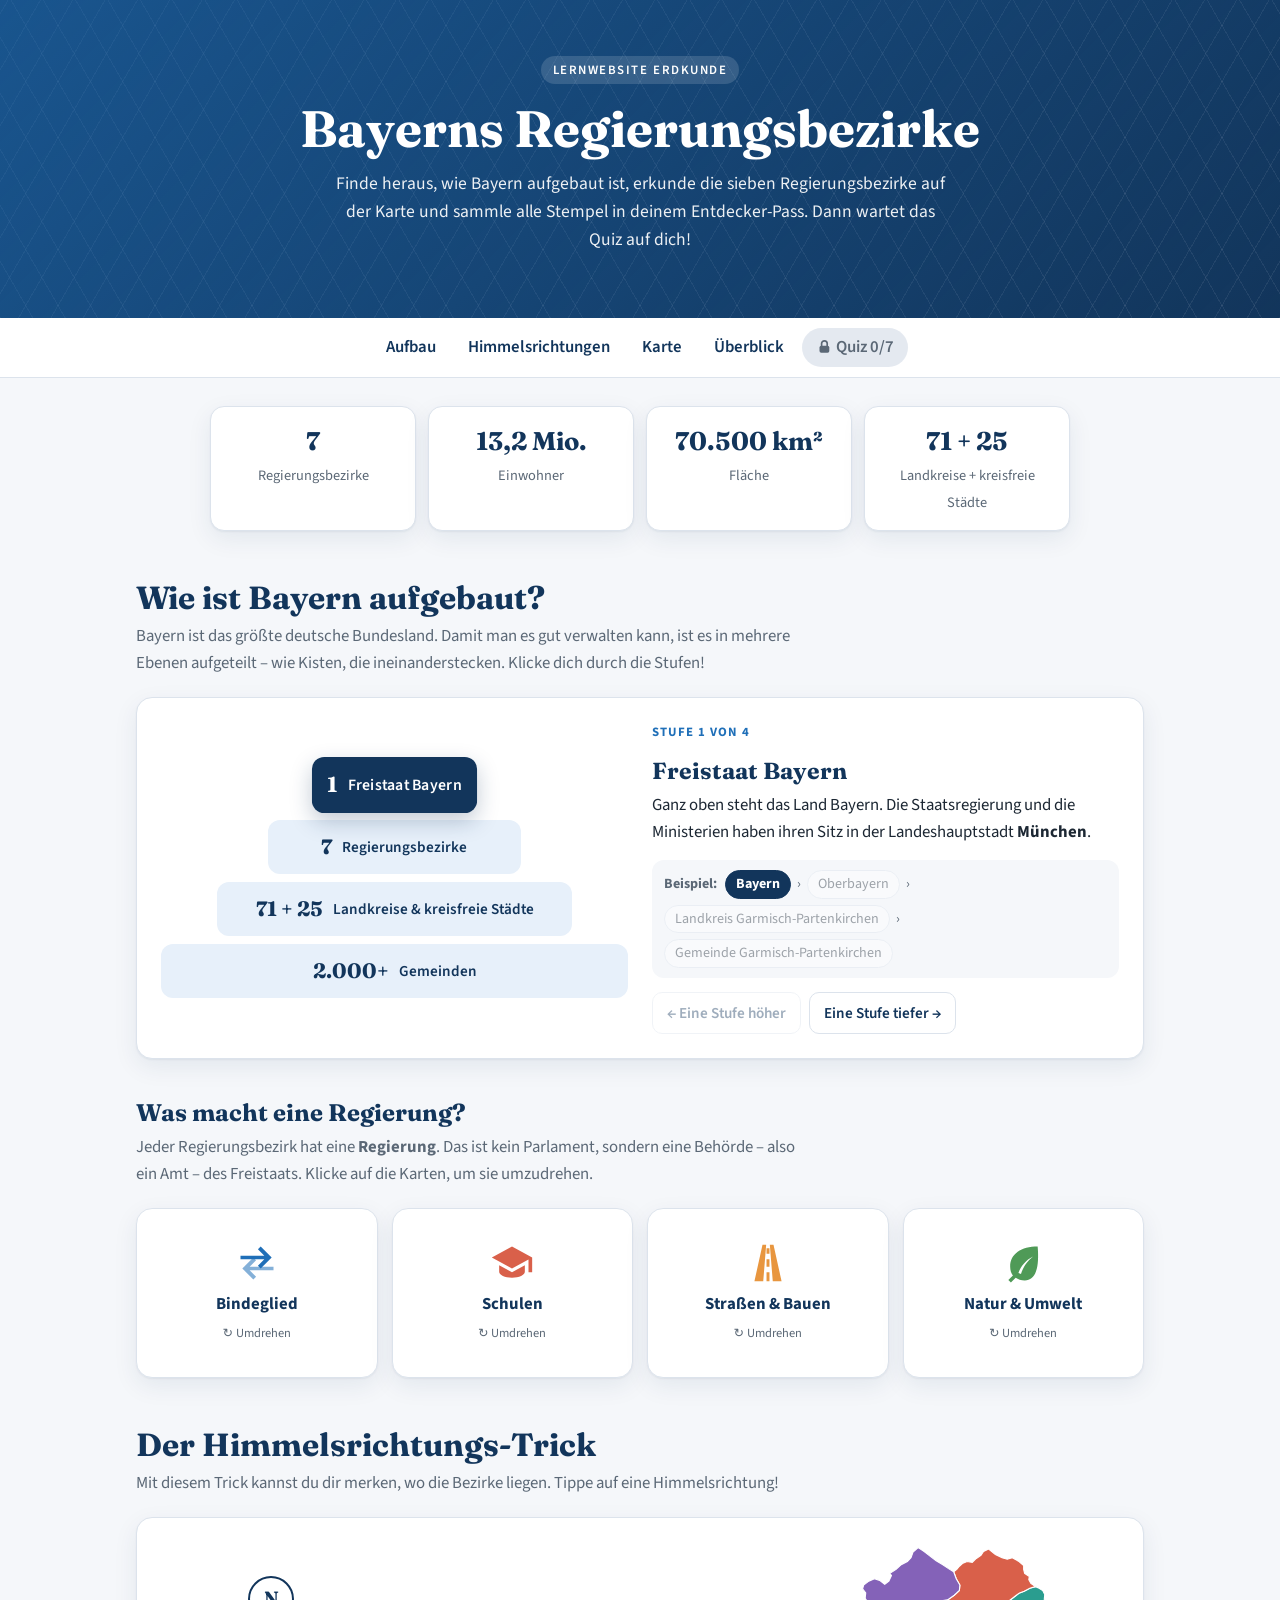
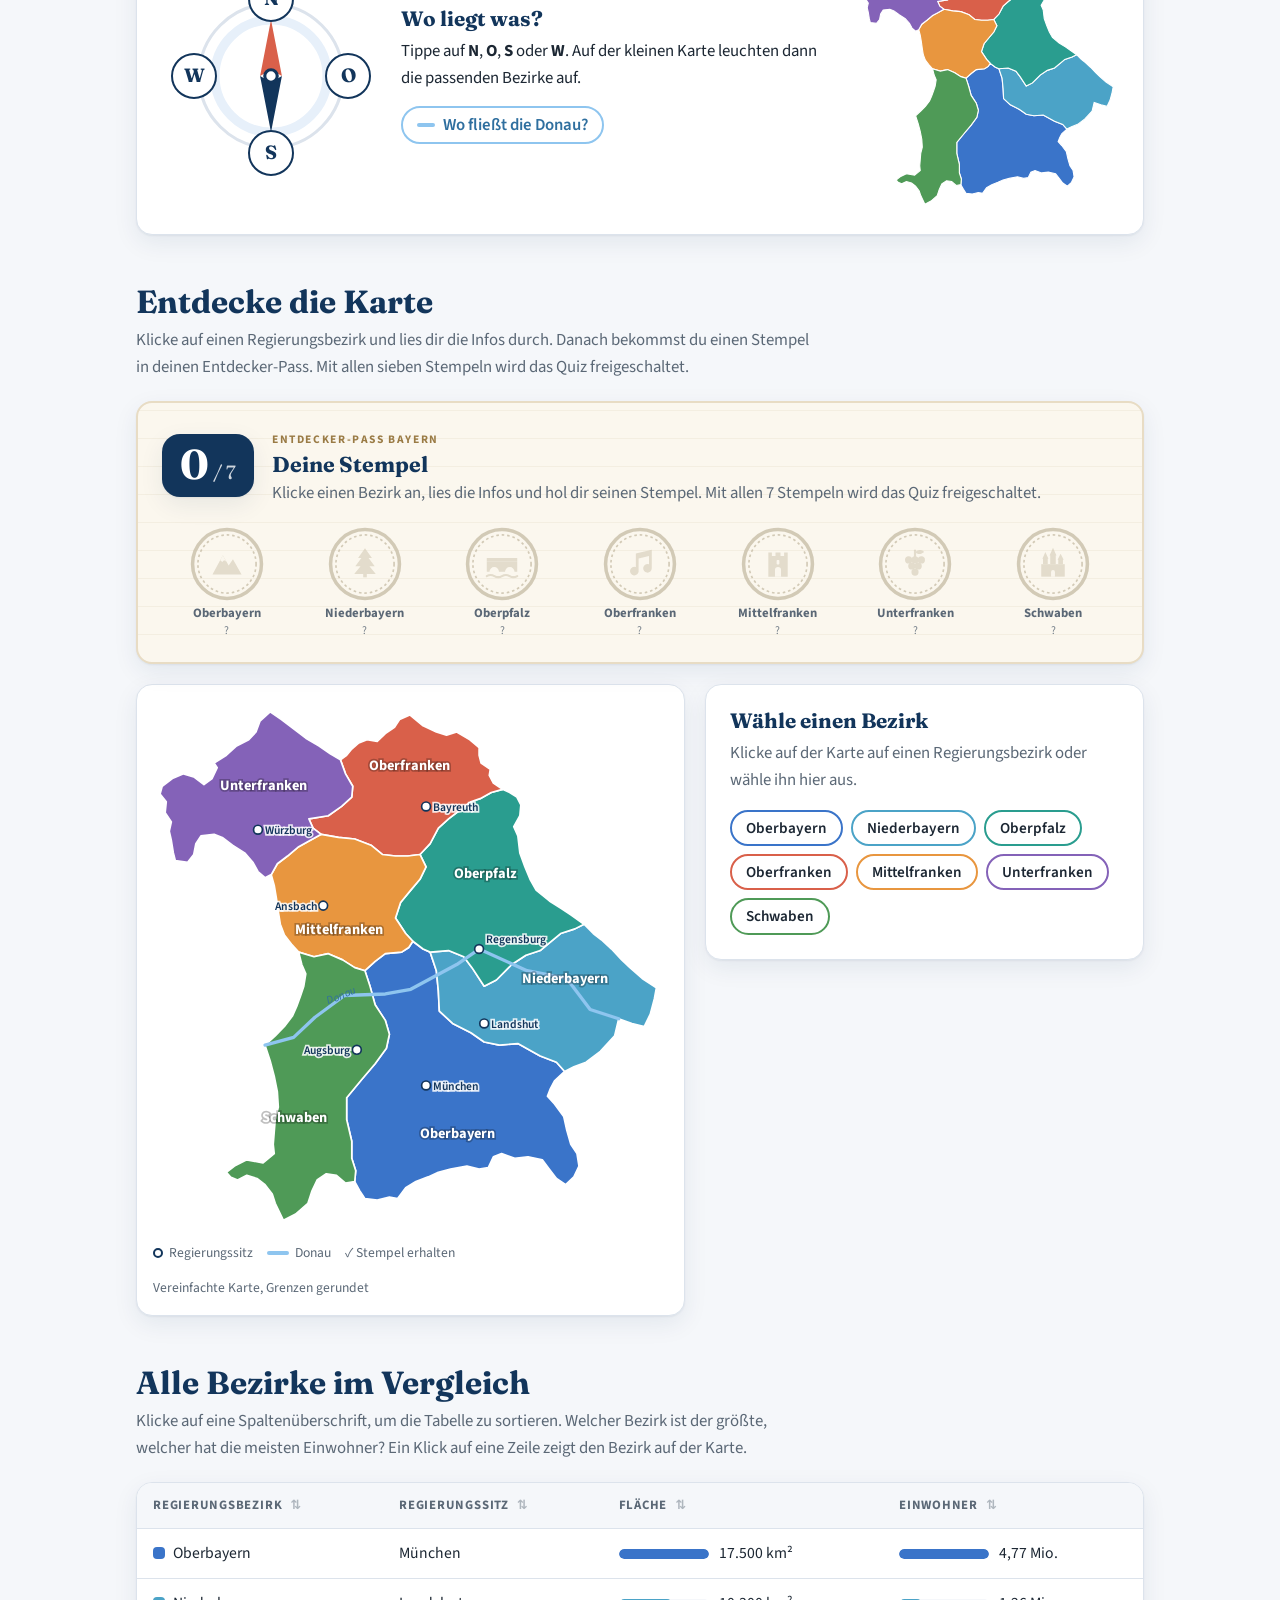
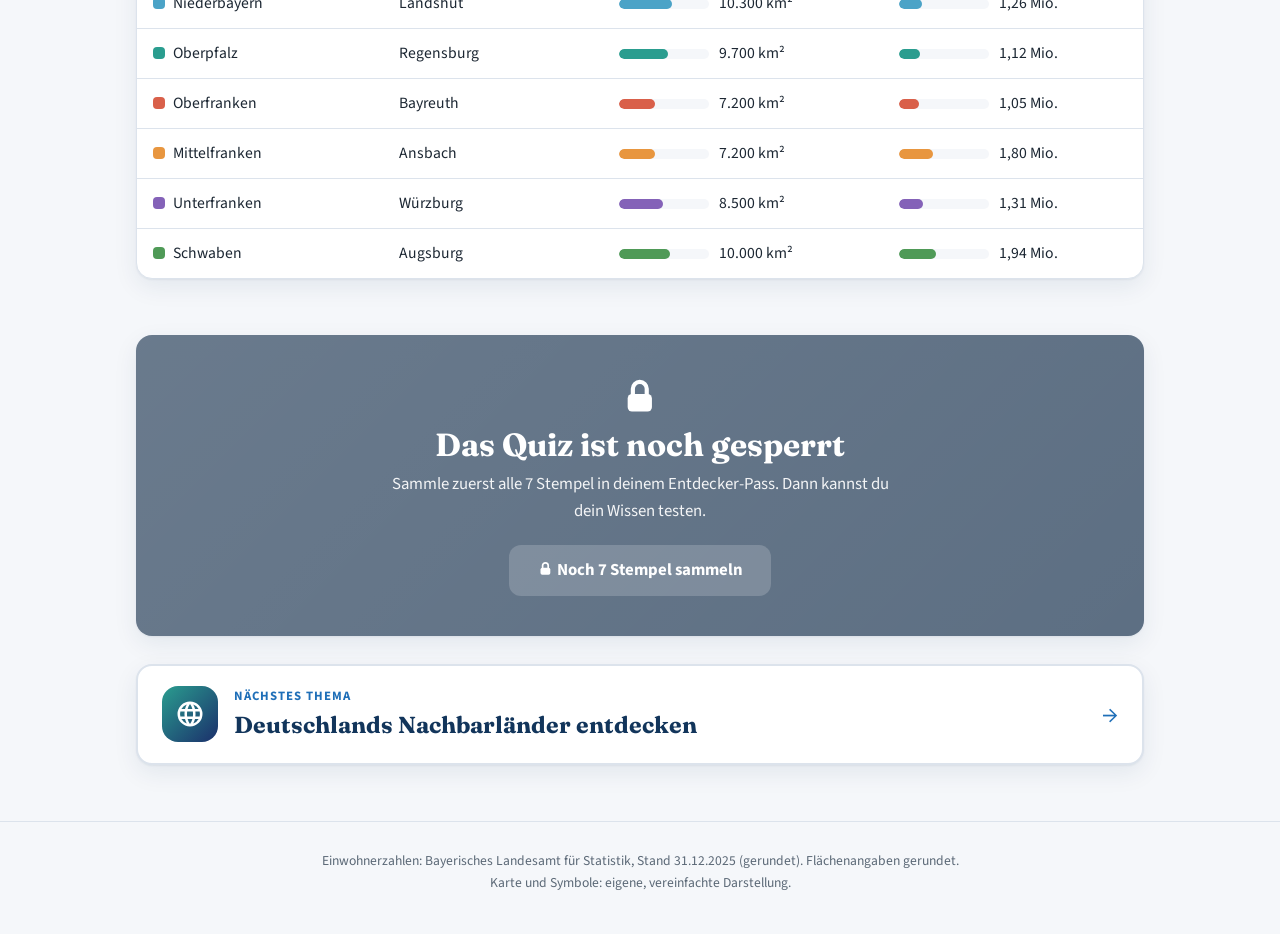
<file: index.html>
<!DOCTYPE html>
<html lang="de">
<head>
<meta charset="UTF-8">
<meta name="viewport" content="width=device-width, initial-scale=1">
<title>Bayerns Regierungsbezirke</title>
<meta name="description" content="Lernwebsite zu den sieben Regierungsbezirken Bayerns mit interaktiver Karte und Entdecker-Pass">
<link rel="preconnect" href="https://fonts.googleapis.com">
<link rel="preconnect" href="https://fonts.gstatic.com" crossorigin>
<link href="https://fonts.googleapis.com/css2?family=Fraunces:opsz,wght@9..144,600;9..144,700&family=Source+Sans+3:wght@400;600;700&display=swap" rel="stylesheet">
<link rel="stylesheet" href="style.css">
</head>
<body>
<svg width="0" height="0" style="position:absolute" aria-hidden="true"><defs><symbol id="icon-berg" viewBox="0 0 24 24"><path d="M1.5 20.5 L9 6.5 L13.2 14 L16.3 9.5 L22.5 20.5 Z"/><path fill="var(--grund)" d="M9 6.5 L11.4 11 L9.9 10.1 L8.6 11.5 L7.1 10.2 Z"/></symbol><symbol id="icon-tanne" viewBox="0 0 24 24"><path d="M12 1.5 L17 8.5 H14.6 L19 14.5 H15.2 L19.8 20 H4.2 L8.8 14.5 H5 L9.4 8.5 H7 Z"/><rect x="10.7" y="19.5" width="2.6" height="3"/></symbol><symbol id="icon-bruecke" viewBox="0 0 24 24"><path d="M1 8.5 H23 V11 H1 Z"/><path d="M1 11 H23 V18.5 H21 A3.4 3.4 0 0 0 14.2 18.5 H9.8 A3.4 3.4 0 0 0 3 18.5 H1 Z"/><path d="M1 21.6 q2.75 -1.6 5.5 0 t5.5 0 t5.5 0 t5.5 0" fill="none" stroke="currentColor" stroke-width="1.6" stroke-linecap="round"/></symbol><symbol id="icon-noten" viewBox="0 0 24 24"><path d="M9 5.2 L20.5 2.5 V16 A3.1 3.1 0 1 1 18.5 13.1 V7.1 L11 8.9 V18 A3.1 3.1 0 1 1 9 15.1 Z"/></symbol><symbol id="icon-burg" viewBox="0 0 24 24"><path d="M5 22 V4.5 H7.6 V7 H10.2 V4.5 H13.8 V7 H16.4 V4.5 H19 V22 Z"/><path fill="var(--grund)" d="M9.8 22 V17.2 A2.2 2.2 0 0 1 14.2 17.2 V22 Z"/><rect fill="var(--grund)" x="11" y="10" width="2" height="3.2" rx=".6"/></symbol><symbol id="icon-trauben" viewBox="0 0 24 24"><path d="M12 7.2 V3.2" fill="none" stroke="currentColor" stroke-width="1.6" stroke-linecap="round"/><path d="M12.2 4.4 C14.2 2 17.4 2.4 18.6 4.2 C16.6 6 13.8 6.2 12.2 4.4 Z"/><circle cx="7.4" cy="9.9" r="2.6"/><circle cx="12" cy="9.9" r="2.6"/><circle cx="16.6" cy="9.9" r="2.6"/><circle cx="9.7" cy="14.3" r="2.6"/><circle cx="14.3" cy="14.3" r="2.6"/><circle cx="12" cy="18.7" r="2.6"/></symbol><symbol id="icon-schloss" viewBox="0 0 24 24"><path d="M3.5 22 V13 H20.5 V22 Z"/><path d="M4.8 13 V9 H8.2 V13 Z M4.3 9 L6.5 4.2 L8.7 9 Z"/><path d="M10 13 V6.8 H14 V13 Z M9.5 6.8 L12 1.2 L14.5 6.8 Z"/><path d="M15.8 13 V9.8 H19.2 V13 Z M15.3 9.8 L17.5 5.4 L19.7 9.8 Z"/><path fill="var(--grund)" d="M10.6 22 V18.6 A1.4 1.4 0 0 1 13.4 18.6 V22 Z"/></symbol><symbol id="stempel-form" viewBox="0 0 64 64"><circle cx="32" cy="32" r="29" fill="var(--stempel-grund)" stroke="var(--tinte)" stroke-width="3"/><circle cx="32" cy="32" r="24.5" fill="none" stroke="var(--tinte)" stroke-width="1.4" stroke-dasharray="2.2 2.4"/></symbol><filter id="tinte" x="-5%" y="-5%" width="110%" height="110%"><feTurbulence type="fractalNoise" baseFrequency="1.1" numOctaves="2" seed="4" result="rauschen"/><feColorMatrix in="rauschen" type="matrix" values="0 0 0 0 0  0 0 0 0 0  0 0 0 0 0  0 0 0 -1.1 1.5" result="maske"/><feComposite in="SourceGraphic" in2="maske" operator="in"/></filter></defs></svg>

<header>
  <span class="vorzeile">Lernwebsite Erdkunde</span>
  <h1>Bayerns Regierungsbezirke</h1>
  <p>Finde heraus, wie Bayern aufgebaut ist, erkunde die sieben Regierungsbezirke auf der Karte und sammle alle Stempel in deinem Entdecker-Pass. Dann wartet das Quiz auf dich!</p>
</header>

<nav>
  <a href="#grundlagen">Aufbau</a>
  <a href="#himmelsrichtungen">Himmelsrichtungen</a>
  <a href="#karte">Karte</a>
  <a href="#ueberblick">Überblick</a>
  <a class="nav-knopf" id="nav-quiz" href="quiz.html">Zum Quiz</a>
</nav>

<main>

  <div class="zahlen" aria-label="Bayern in Zahlen">
    <div class="zahl"><strong>7</strong><span>Regierungsbezirke</span></div>
    <div class="zahl"><strong>13,2 Mio.</strong><span>Einwohner</span></div>
    <div class="zahl"><strong>70.500 km²</strong><span>Fläche</span></div>
    <div class="zahl"><strong>71 + 25</strong><span>Landkreise + kreisfreie Städte</span></div>
  </div>

  <!-- 1. Aufbau Bayerns -->
  <section id="grundlagen">
    <h2>Wie ist Bayern aufgebaut?</h2>
    <p class="einleitung">Bayern ist das größte deutsche Bundesland. Damit man es gut verwalten kann, ist es in mehrere Ebenen aufgeteilt – wie Kisten, die ineinanderstecken. Klicke dich durch die Stufen!</p>
    <div class="box ebenen">
      <div class="treppe" role="tablist" aria-label="Verwaltungsebenen in Bayern">
        <button class="stufe" role="tab" data-i="0" style="--breite:34%"><span class="stufe-zahl">1</span><span class="stufe-name">Freistaat Bayern</span></button>
        <button class="stufe" role="tab" data-i="1" style="--breite:54%"><span class="stufe-zahl">7</span><span class="stufe-name">Regierungsbezirke</span></button>
        <button class="stufe" role="tab" data-i="2" style="--breite:76%"><span class="stufe-zahl">71 + 25</span><span class="stufe-name">Landkreise &amp; kreisfreie Städte</span></button>
        <button class="stufe" role="tab" data-i="3" style="--breite:100%"><span class="stufe-zahl">2.000+</span><span class="stufe-name">Gemeinden</span></button>
      </div>
      <div class="stufen-info" role="tabpanel" aria-live="polite">
        <p class="stufen-schritt" id="stufen-schritt"></p>
        <h3 id="stufen-titel"></h3>
        <p id="stufen-text"></p>
        <div class="beispiel-kette" id="beispiel-kette" aria-label="Beispiel"></div>
        <div class="stufen-knoepfe">
          <button class="knopf-klein" id="stufe-zurueck">&larr; Eine Stufe höher</button>
          <button class="knopf-klein" id="stufe-weiter">Eine Stufe tiefer &rarr;</button>
        </div>
      </div>
    </div>

    <h3 class="unterueberschrift">Was macht eine Regierung?</h3>
    <p class="einleitung">Jeder Regierungsbezirk hat eine <strong>Regierung</strong>. Das ist kein Parlament, sondern eine Behörde – also ein Amt – des Freistaats. Klicke auf die Karten, um sie umzudrehen.</p>
    <div class="dreh-karten">
      <button class="dreh-karte" style="--farbe:#1f6fb8" aria-pressed="false">
        <span class="seite vorne"><svg viewBox="0 0 24 24" aria-hidden="true"><path d="M3 8h13l-3.5-3.5L14 3l6 6-6 6-1.5-1.5L16 10H3z"/><path d="M21 16H8l3.5 3.5L10 21l-6-6 6-6 1.5 1.5L8 14h13z" opacity=".55"/></svg><strong>Bindeglied</strong><small>Umdrehen</small></span>
        <span class="seite hinten">Sie verbindet die Ministerien in München mit den Landratsämtern und Städten vor Ort.</span>
      </button>
      <button class="dreh-karte" style="--farbe:#d9604a" aria-pressed="false">
        <span class="seite vorne"><svg viewBox="0 0 24 24" aria-hidden="true"><path d="M12 3 1 9l11 6 9-4.9V17h2V9z"/><path d="M5 13.2v3.6C5 18.6 8.1 20 12 20s7-1.4 7-3.2v-3.6l-7 3.8z"/></svg><strong>Schulen</strong><small>Umdrehen</small></span>
        <span class="seite hinten">Sie kümmert sich mit darum, dass der Unterricht an den Schulen im Bezirk gut läuft.</span>
      </button>
      <button class="dreh-karte" style="--farbe:#e8963f" aria-pressed="false">
        <span class="seite vorne"><svg viewBox="0 0 24 24" aria-hidden="true"><path d="M9 2h2l-1.6 20H4.6zM13 2h2l4.4 20h-4.8z"/><path d="M11.2 4h1.6v3h-1.6zM11.2 10h1.6v4h-1.6zM11.2 17h1.6v5h-1.6z"/></svg><strong>Straßen &amp; Bauen</strong><small>Umdrehen</small></span>
        <span class="seite hinten">Sie prüft und genehmigt große Bauvorhaben, zum Beispiel neue Straßen.</span>
      </button>
      <button class="dreh-karte" style="--farbe:#4f9a57" aria-pressed="false">
        <span class="seite vorne"><svg viewBox="0 0 24 24" aria-hidden="true"><path d="M20 3c-9 0-15 4-15 11 0 2 .6 3.6 1.5 4.8L4 21.3 5.4 22.7 8 20.1C9.3 21 10.9 21.5 13 21.5c6 0 8-7 7-18.5zM9.5 17.5c1.5-4 4-7 8-9-3 2.5-5.3 5.4-6.6 9.5z"/></svg><strong>Natur &amp; Umwelt</strong><small>Umdrehen</small></span>
        <span class="seite hinten">Sie kümmert sich um den Naturschutz, zum Beispiel um Naturschutzgebiete.</span>
      </button>
    </div>
  </section>

  <!-- 2. Himmelsrichtungen -->
  <section id="himmelsrichtungen">
    <h2>Der Himmelsrichtungs-Trick</h2>
    <p class="einleitung">Mit diesem Trick kannst du dir merken, wo die Bezirke liegen. Tippe auf eine Himmelsrichtung!</p>
    <div class="box kompass-bereich">
      <div class="kompass" role="group" aria-label="Himmelsrichtungen">
        <svg class="kompass-rose" viewBox="0 0 100 100" aria-hidden="true">
          <circle cx="50" cy="50" r="46" fill="#fff" stroke="#dce3ec" stroke-width="2"/>
          <circle cx="50" cy="50" r="36" fill="none" stroke="#e7f0fa" stroke-width="6"/>
          <g id="kompass-nadel">
            <polygon points="50,14 57,50 50,46 43,50" fill="#d9604a"/>
            <polygon points="50,86 57,50 50,54 43,50" fill="#12355b"/>
          </g>
          <circle cx="50" cy="50" r="4" fill="#fff" stroke="#12355b" stroke-width="2"/>
        </svg>
        <button class="richtung n" data-richtung="norden" aria-pressed="false">N</button>
        <button class="richtung o" data-richtung="osten" aria-pressed="false">O</button>
        <button class="richtung s" data-richtung="sueden" aria-pressed="false">S</button>
        <button class="richtung w" data-richtung="westen" aria-pressed="false">W</button>
      </div>
      <div class="kompass-text">
        <h3 id="richtung-titel">Wo liegt was?</h3>
        <p id="richtung-text">Tippe auf <strong>N</strong>, <strong>O</strong>, <strong>S</strong> oder <strong>W</strong>. Auf der kleinen Karte leuchten dann die passenden Bezirke auf.</p>
        <button class="donau-knopf" id="donau-knopf" aria-pressed="false"><i></i>Wo fließt die Donau?</button>
      </div>
      <div class="minikarte-huelle"><svg class="minikarte" id="minikarte" viewBox="0 0 465 479" aria-hidden="true">
<path data-id="oberbayern" style="--farbe:#3a74c9" d="M182.2,434.0 L186.8,442.4 L191.4,449.4 L202.5,450.8 L213.5,448.0 L220.9,449.4 L228.2,439.6 L237.4,434.0 L248.5,429.8 L257.7,425.6 L268.7,422.8 L283.5,420.0 L294.5,422.8 L302.8,421.4 L307.4,411.6 L314.8,408.8 L326.7,413.0 L338.7,411.6 L351.6,414.4 L358.0,422.8 L364.4,431.2 L372.7,436.8 L380.1,429.8 L384.7,420.0 L382.9,408.8 L377.3,400.4 L373.7,387.8 L370.9,375.2 L362.6,364.0 L356.2,357.0 L358.9,350.0 L362.6,343.0 L371.8,334.6 L364.4,326.2 L349.7,320.6 L329.5,309.4 L312.9,310.8 L299.1,308.0 L287.1,299.6 L270.6,291.2 L258.6,280.0 L257.7,261.8 L255.9,243.6 L250.3,226.8 L243.9,224.0 L234.7,217.0 L231.0,222.6 L224.6,226.8 L209.8,228.2 L200.6,235.2 L191.4,243.6 L196.0,257.6 L200.6,274.4 L209.8,288.4 L213.5,301.0 L210.8,313.6 L200.6,327.6 L188.7,341.6 L174.9,358.4 L174.9,378.0 L179.5,397.6 L179.5,413.0 L183.1,424.2 Z"/>
<path data-id="niederbayern" style="--farbe:#4ba3c7" d="M371.8,334.6 L380.1,330.4 L391.1,326.2 L404.0,316.4 L416.9,302.4 L420.6,287.0 L432.6,291.2 L443.6,294.0 L449.1,282.8 L452.8,268.8 L454.6,259.0 L441.8,250.6 L430.7,240.8 L423.3,233.8 L414.1,224.0 L404.9,215.6 L397.6,210.0 L389.3,201.6 L381.0,205.8 L368.1,210.0 L349.7,225.4 L336.8,229.6 L324.0,238.0 L310.1,252.0 L299.1,257.6 L288.1,240.8 L280.7,231.0 L266.9,225.4 L250.3,226.8 L255.9,243.6 L257.7,261.8 L258.6,280.0 L270.6,291.2 L287.1,299.6 L299.1,308.0 L312.9,310.8 L329.5,309.4 L349.7,320.6 L364.4,326.2 Z"/>
<path data-id="oberpfalz" style="--farbe:#2a9d8f" d="M389.3,201.6 L377.3,193.2 L369.1,187.6 L358.0,180.6 L346.0,170.8 L340.5,161.0 L335.9,149.8 L331.3,137.2 L329.5,121.8 L325.8,113.4 L331.3,103.6 L332.2,93.8 L328.6,86.8 L322.1,82.6 L315.7,79.8 L305.5,82.6 L295.4,88.2 L287.1,91.0 L277.9,98.0 L266.9,106.4 L257.7,114.8 L250.3,128.8 L241.1,138.6 L246.6,149.8 L241.1,161.0 L232.8,170.8 L223.6,182.0 L219.0,196.0 L228.2,210.0 L234.7,217.0 L243.9,224.0 L250.3,226.8 L266.9,225.4 L280.7,231.0 L288.1,240.8 L299.1,257.6 L310.1,252.0 L324.0,238.0 L336.8,229.6 L349.7,225.4 L368.1,210.0 L381.0,205.8 Z"/>
<path data-id="oberfranken" style="--farbe:#d9604a" d="M315.7,79.8 L307.4,74.2 L303.7,67.2 L304.6,61.6 L296.3,56.0 L294.5,49.0 L294.5,42.0 L286.2,35.0 L274.3,28.0 L265.1,30.8 L255.9,28.0 L243.9,22.4 L231.9,12.6 L222.7,16.8 L218.1,23.8 L209.8,29.4 L202.5,36.4 L193.3,35.0 L185.9,37.8 L179.5,43.4 L174.9,49.0 L169.3,53.2 L173.9,65.8 L180.4,77.0 L179.5,86.8 L170.3,95.2 L158.3,103.6 L140.8,106.4 L144.5,114.8 L151.9,120.4 L167.5,123.2 L182.2,124.6 L196.9,130.2 L207.1,138.6 L219.0,140.0 L230.1,140.0 L241.1,138.6 L250.3,128.8 L257.7,114.8 L266.9,106.4 L277.9,98.0 L287.1,91.0 L295.4,88.2 L305.5,82.6 Z"/>
<path data-id="mittelfranken" style="--farbe:#e8963f" d="M106.8,156.8 L109.5,166.6 L111.4,177.8 L113.2,190.4 L115.0,201.6 L118.7,211.4 L125.2,219.8 L131.6,226.8 L145.4,231.0 L158.3,228.2 L171.2,233.8 L182.2,240.8 L191.4,243.6 L200.6,235.2 L209.8,228.2 L224.6,226.8 L231.0,222.6 L234.7,217.0 L228.2,210.0 L219.0,196.0 L223.6,182.0 L232.8,170.8 L241.1,161.0 L246.6,149.8 L241.1,138.6 L230.1,140.0 L219.0,140.0 L207.1,138.6 L196.9,130.2 L182.2,124.6 L167.5,123.2 L151.9,120.4 L141.7,126.0 L131.6,131.6 L121.5,140.0 L112.3,147.0 Z"/>
<path data-id="unterfranken" style="--farbe:#8462b8" d="M169.3,53.2 L160.1,47.6 L150.0,40.6 L138.0,33.6 L127.0,25.2 L116.0,16.8 L105.8,9.8 L96.6,18.2 L93.0,28.0 L86.5,35.0 L75.5,40.6 L66.3,49.0 L55.2,56.0 L58.0,60.2 L53.4,70.0 L46.0,75.6 L36.8,68.6 L27.6,65.8 L17.5,70.0 L8.3,77.0 L6.4,84.0 L12.0,91.0 L11.0,100.8 L16.6,109.2 L14.7,117.6 L16.6,126.0 L18.4,137.2 L20.2,144.2 L31.3,145.6 L36.8,138.6 L38.7,128.8 L43.3,121.8 L55.2,120.4 L62.6,123.2 L71.8,130.2 L82.8,137.2 L90.2,145.6 L94.8,154.0 L101.2,159.6 L106.8,156.8 L112.3,147.0 L121.5,140.0 L131.6,131.6 L141.7,126.0 L151.9,120.4 L144.5,114.8 L140.8,106.4 L158.3,103.6 L170.3,95.2 L179.5,86.8 L180.4,77.0 L173.9,65.8 Z"/>
<path data-id="schwaben" style="--farbe:#4f9a57" d="M131.6,226.8 L134.4,238.0 L138.0,246.4 L136.2,257.6 L133.4,266.0 L129.8,275.8 L126.1,284.2 L118.7,294.0 L110.4,302.4 L101.2,310.8 L105.8,324.8 L109.5,338.8 L112.3,352.8 L113.2,366.8 L110.4,378.0 L109.5,389.2 L108.6,400.4 L109.5,408.8 L99.4,417.2 L84.7,414.4 L73.6,420.0 L66.3,425.6 L69.9,429.8 L76.4,432.6 L84.7,428.4 L93.9,431.2 L101.2,436.8 L107.7,445.2 L110.4,453.6 L117.8,469.0 L128.8,463.4 L139.9,453.6 L143.6,442.4 L148.2,432.6 L156.5,427.0 L165.7,428.4 L173.9,435.4 L182.2,434.0 L183.1,424.2 L179.5,413.0 L179.5,397.6 L174.9,378.0 L174.9,358.4 L188.7,341.6 L200.6,327.6 L210.8,313.6 L213.5,301.0 L209.8,288.4 L200.6,274.4 L196.0,257.6 L191.4,243.6 L182.2,240.8 L171.2,233.8 L158.3,228.2 L145.4,231.0 Z"/>
<polyline class="mini-donau" points="101.2,310.8 127.0,303.8 146.3,285.6 173.0,266.0 209.8,264.6 232.8,260.4 274.3,238.0 294.5,224.0 337.8,243.6 373.7,250.6 394.8,278.6 420.6,287.0"/>
<text data-id="oberbayern" x="275" y="395">Oberbayern</text>
<text data-id="niederbayern" x="372" y="255">Niederbayern</text>
<text data-id="oberpfalz" x="300" y="160">Oberpfalz</text>
<text data-id="oberfranken" x="232" y="62">Oberfranken</text>
<text data-id="mittelfranken" x="168" y="210">Mittelfranken</text>
<text data-id="unterfranken" x="100" y="80">Unterfranken</text>
<text data-id="schwaben" x="128" y="380">Schwaben</text>
</svg></div>
    </div>
  </section>

  <!-- 3. Interaktive Karte -->
  <section id="karte">
    <h2>Entdecke die Karte</h2>
    <p class="einleitung">Klicke auf einen Regierungsbezirk und lies dir die Infos durch. Danach bekommst du einen Stempel in deinen Entdecker-Pass. Mit allen sieben Stempeln wird das Quiz freigeschaltet.</p>

    <div class="pass" id="pass">
      <div class="pass-kopf">
        <div class="zaehler" aria-hidden="true">
          <span class="zaehler-zahl" id="zaehler-zahl">0</span><span class="zaehler-von">/ 7</span>
        </div>
        <div class="pass-text">
          <span class="pass-etikett">Entdecker-Pass Bayern</span>
          <h3 id="pass-titel">Deine Stempel</h3>
          <p id="pass-meldung" aria-live="polite"></p>
        </div>
        <button class="zuruecksetzen" id="zuruecksetzen" type="button" hidden>Pass zurücksetzen</button>
      </div>
      <div class="stempel-leiste" id="stempel-leiste" role="list" aria-label="Stempel der Regierungsbezirke"></div>
    </div>

    <div class="kartenbereich">
      <div class="box karte">
        <svg id="bayernkarte" viewBox="0 0 465 479" role="group" aria-label="Interaktive Karte der sieben Regierungsbezirke Bayerns">
<path class="bezirk-flaeche" data-id="oberbayern" style="--farbe:#3a74c9" tabindex="0" role="button" aria-label="Oberbayern" d="M182.2,434.0 L186.8,442.4 L191.4,449.4 L202.5,450.8 L213.5,448.0 L220.9,449.4 L228.2,439.6 L237.4,434.0 L248.5,429.8 L257.7,425.6 L268.7,422.8 L283.5,420.0 L294.5,422.8 L302.8,421.4 L307.4,411.6 L314.8,408.8 L326.7,413.0 L338.7,411.6 L351.6,414.4 L358.0,422.8 L364.4,431.2 L372.7,436.8 L380.1,429.8 L384.7,420.0 L382.9,408.8 L377.3,400.4 L373.7,387.8 L370.9,375.2 L362.6,364.0 L356.2,357.0 L358.9,350.0 L362.6,343.0 L371.8,334.6 L364.4,326.2 L349.7,320.6 L329.5,309.4 L312.9,310.8 L299.1,308.0 L287.1,299.6 L270.6,291.2 L258.6,280.0 L257.7,261.8 L255.9,243.6 L250.3,226.8 L243.9,224.0 L234.7,217.0 L231.0,222.6 L224.6,226.8 L209.8,228.2 L200.6,235.2 L191.4,243.6 L196.0,257.6 L200.6,274.4 L209.8,288.4 L213.5,301.0 L210.8,313.6 L200.6,327.6 L188.7,341.6 L174.9,358.4 L174.9,378.0 L179.5,397.6 L179.5,413.0 L183.1,424.2 Z"/>
<path class="bezirk-flaeche" data-id="niederbayern" style="--farbe:#4ba3c7" tabindex="0" role="button" aria-label="Niederbayern" d="M371.8,334.6 L380.1,330.4 L391.1,326.2 L404.0,316.4 L416.9,302.4 L420.6,287.0 L432.6,291.2 L443.6,294.0 L449.1,282.8 L452.8,268.8 L454.6,259.0 L441.8,250.6 L430.7,240.8 L423.3,233.8 L414.1,224.0 L404.9,215.6 L397.6,210.0 L389.3,201.6 L381.0,205.8 L368.1,210.0 L349.7,225.4 L336.8,229.6 L324.0,238.0 L310.1,252.0 L299.1,257.6 L288.1,240.8 L280.7,231.0 L266.9,225.4 L250.3,226.8 L255.9,243.6 L257.7,261.8 L258.6,280.0 L270.6,291.2 L287.1,299.6 L299.1,308.0 L312.9,310.8 L329.5,309.4 L349.7,320.6 L364.4,326.2 Z"/>
<path class="bezirk-flaeche" data-id="oberpfalz" style="--farbe:#2a9d8f" tabindex="0" role="button" aria-label="Oberpfalz" d="M389.3,201.6 L377.3,193.2 L369.1,187.6 L358.0,180.6 L346.0,170.8 L340.5,161.0 L335.9,149.8 L331.3,137.2 L329.5,121.8 L325.8,113.4 L331.3,103.6 L332.2,93.8 L328.6,86.8 L322.1,82.6 L315.7,79.8 L305.5,82.6 L295.4,88.2 L287.1,91.0 L277.9,98.0 L266.9,106.4 L257.7,114.8 L250.3,128.8 L241.1,138.6 L246.6,149.8 L241.1,161.0 L232.8,170.8 L223.6,182.0 L219.0,196.0 L228.2,210.0 L234.7,217.0 L243.9,224.0 L250.3,226.8 L266.9,225.4 L280.7,231.0 L288.1,240.8 L299.1,257.6 L310.1,252.0 L324.0,238.0 L336.8,229.6 L349.7,225.4 L368.1,210.0 L381.0,205.8 Z"/>
<path class="bezirk-flaeche" data-id="oberfranken" style="--farbe:#d9604a" tabindex="0" role="button" aria-label="Oberfranken" d="M315.7,79.8 L307.4,74.2 L303.7,67.2 L304.6,61.6 L296.3,56.0 L294.5,49.0 L294.5,42.0 L286.2,35.0 L274.3,28.0 L265.1,30.8 L255.9,28.0 L243.9,22.4 L231.9,12.6 L222.7,16.8 L218.1,23.8 L209.8,29.4 L202.5,36.4 L193.3,35.0 L185.9,37.8 L179.5,43.4 L174.9,49.0 L169.3,53.2 L173.9,65.8 L180.4,77.0 L179.5,86.8 L170.3,95.2 L158.3,103.6 L140.8,106.4 L144.5,114.8 L151.9,120.4 L167.5,123.2 L182.2,124.6 L196.9,130.2 L207.1,138.6 L219.0,140.0 L230.1,140.0 L241.1,138.6 L250.3,128.8 L257.7,114.8 L266.9,106.4 L277.9,98.0 L287.1,91.0 L295.4,88.2 L305.5,82.6 Z"/>
<path class="bezirk-flaeche" data-id="mittelfranken" style="--farbe:#e8963f" tabindex="0" role="button" aria-label="Mittelfranken" d="M106.8,156.8 L109.5,166.6 L111.4,177.8 L113.2,190.4 L115.0,201.6 L118.7,211.4 L125.2,219.8 L131.6,226.8 L145.4,231.0 L158.3,228.2 L171.2,233.8 L182.2,240.8 L191.4,243.6 L200.6,235.2 L209.8,228.2 L224.6,226.8 L231.0,222.6 L234.7,217.0 L228.2,210.0 L219.0,196.0 L223.6,182.0 L232.8,170.8 L241.1,161.0 L246.6,149.8 L241.1,138.6 L230.1,140.0 L219.0,140.0 L207.1,138.6 L196.9,130.2 L182.2,124.6 L167.5,123.2 L151.9,120.4 L141.7,126.0 L131.6,131.6 L121.5,140.0 L112.3,147.0 Z"/>
<path class="bezirk-flaeche" data-id="unterfranken" style="--farbe:#8462b8" tabindex="0" role="button" aria-label="Unterfranken" d="M169.3,53.2 L160.1,47.6 L150.0,40.6 L138.0,33.6 L127.0,25.2 L116.0,16.8 L105.8,9.8 L96.6,18.2 L93.0,28.0 L86.5,35.0 L75.5,40.6 L66.3,49.0 L55.2,56.0 L58.0,60.2 L53.4,70.0 L46.0,75.6 L36.8,68.6 L27.6,65.8 L17.5,70.0 L8.3,77.0 L6.4,84.0 L12.0,91.0 L11.0,100.8 L16.6,109.2 L14.7,117.6 L16.6,126.0 L18.4,137.2 L20.2,144.2 L31.3,145.6 L36.8,138.6 L38.7,128.8 L43.3,121.8 L55.2,120.4 L62.6,123.2 L71.8,130.2 L82.8,137.2 L90.2,145.6 L94.8,154.0 L101.2,159.6 L106.8,156.8 L112.3,147.0 L121.5,140.0 L131.6,131.6 L141.7,126.0 L151.9,120.4 L144.5,114.8 L140.8,106.4 L158.3,103.6 L170.3,95.2 L179.5,86.8 L180.4,77.0 L173.9,65.8 Z"/>
<path class="bezirk-flaeche" data-id="schwaben" style="--farbe:#4f9a57" tabindex="0" role="button" aria-label="Schwaben" d="M131.6,226.8 L134.4,238.0 L138.0,246.4 L136.2,257.6 L133.4,266.0 L129.8,275.8 L126.1,284.2 L118.7,294.0 L110.4,302.4 L101.2,310.8 L105.8,324.8 L109.5,338.8 L112.3,352.8 L113.2,366.8 L110.4,378.0 L109.5,389.2 L108.6,400.4 L109.5,408.8 L99.4,417.2 L84.7,414.4 L73.6,420.0 L66.3,425.6 L69.9,429.8 L76.4,432.6 L84.7,428.4 L93.9,431.2 L101.2,436.8 L107.7,445.2 L110.4,453.6 L117.8,469.0 L128.8,463.4 L139.9,453.6 L143.6,442.4 L148.2,432.6 L156.5,427.0 L165.7,428.4 L173.9,435.4 L182.2,434.0 L183.1,424.2 L179.5,413.0 L179.5,397.6 L174.9,378.0 L174.9,358.4 L188.7,341.6 L200.6,327.6 L210.8,313.6 L213.5,301.0 L209.8,288.4 L200.6,274.4 L196.0,257.6 L191.4,243.6 L182.2,240.8 L171.2,233.8 L158.3,228.2 L145.4,231.0 Z"/>
<polyline class="donau" points="101.2,310.8 127.0,303.8 146.3,285.6 173.0,266.0 209.8,264.6 232.8,260.4 274.3,238.0 294.5,224.0 337.8,243.6 373.7,250.6 394.8,278.6 420.6,287.0"/>
<text class="donau-name" x="158.3" y="274.0" transform="rotate(-22 158.3 274.0)">Donau</text>
<text class="bezirk-name" data-id="oberbayern" x="275" y="395">Oberbayern</text>
<text class="bezirk-name" data-id="niederbayern" x="372" y="255">Niederbayern</text>
<text class="bezirk-name" data-id="oberpfalz" x="300" y="160">Oberpfalz</text>
<text class="bezirk-name" data-id="oberfranken" x="232" y="62">Oberfranken</text>
<text class="bezirk-name" data-id="mittelfranken" x="168" y="210">Mittelfranken</text>
<text class="bezirk-name" data-id="unterfranken" x="100" y="80">Unterfranken</text>
<text class="bezirk-name" data-id="schwaben" x="128" y="380">Schwaben</text>
<circle class="stadt-punkt" cx="246.6" cy="347.2" r="4"/>
<text class="stadt-name" x="252.6" y="351.2" text-anchor="start">München</text>
<circle class="stadt-punkt" cx="299.1" cy="291.2" r="4"/>
<text class="stadt-name" x="305.1" y="295.2" text-anchor="start">Landshut</text>
<circle class="stadt-punkt" cx="294.5" cy="224.0" r="4"/>
<text class="stadt-name" x="300.5" y="219.0" text-anchor="start">Regensburg</text>
<circle class="stadt-punkt" cx="246.6" cy="95.2" r="4"/>
<text class="stadt-name" x="252.6" y="99.2" text-anchor="start">Bayreuth</text>
<circle class="stadt-punkt" cx="153.7" cy="184.8" r="4"/>
<text class="stadt-name" x="147.7" y="188.8" text-anchor="end">Ansbach</text>
<circle class="stadt-punkt" cx="94.8" cy="116.2" r="4"/>
<text class="stadt-name" x="100.8" y="120.2" text-anchor="start">Würzburg</text>
<circle class="stadt-punkt" cx="184.1" cy="315.0" r="4"/>
<text class="stadt-name" x="178.1" y="319.0" text-anchor="end">Augsburg</text>
</svg>
        <div class="legende">
          <span><i class="l-punkt"></i>Regierungssitz</span>
          <span><i class="l-donau"></i>Donau</span>
          <span>✓ Stempel erhalten</span>
          <span>Vereinfachte Karte, Grenzen gerundet</span>
        </div>
      </div>
      <aside class="box infopanel" id="infopanel" aria-live="polite"></aside>
    </div>
  </section>

  <!-- 4. Überblick -->
  <section id="ueberblick">
    <h2>Alle Bezirke im Vergleich</h2>
    <p class="einleitung">Klicke auf eine Spaltenüberschrift, um die Tabelle zu sortieren. Welcher Bezirk ist der größte, welcher hat die meisten Einwohner? Ein Klick auf eine Zeile zeigt den Bezirk auf der Karte.</p>
    <div class="box tabelle-wrap">
      <table id="vergleich">
        <thead>
          <tr>
            <th><button class="sortieren" data-schluessel="name">Regierungsbezirk <span class="pfeil"></span></button></th>
            <th><button class="sortieren" data-schluessel="sitz">Regierungssitz <span class="pfeil"></span></button></th>
            <th><button class="sortieren" data-schluessel="km2" data-zahl="1">Fläche <span class="pfeil"></span></button></th>
            <th><button class="sortieren" data-schluessel="mio" data-zahl="1">Einwohner <span class="pfeil"></span></button></th>
          </tr>
        </thead>
        <tbody>
<tr data-id="oberbayern" data-name="Oberbayern" data-sitz="München" data-km2="17500" data-mio="4.77" style="--farbe:#3a74c9"><td><span class="farbpunkt"></span>Oberbayern</td><td>München</td><td class="balken-zelle"><span class="mini-balken"><i style="width:100%"></i></span><span class="balken-wert">17.500 km²</span></td><td class="balken-zelle"><span class="mini-balken"><i style="width:100%"></i></span><span class="balken-wert">4,77 Mio.</span></td></tr>
<tr data-id="niederbayern" data-name="Niederbayern" data-sitz="Landshut" data-km2="10300" data-mio="1.26" style="--farbe:#4ba3c7"><td><span class="farbpunkt"></span>Niederbayern</td><td>Landshut</td><td class="balken-zelle"><span class="mini-balken"><i style="width:59%"></i></span><span class="balken-wert">10.300 km²</span></td><td class="balken-zelle"><span class="mini-balken"><i style="width:26%"></i></span><span class="balken-wert">1,26 Mio.</span></td></tr>
<tr data-id="oberpfalz" data-name="Oberpfalz" data-sitz="Regensburg" data-km2="9700" data-mio="1.12" style="--farbe:#2a9d8f"><td><span class="farbpunkt"></span>Oberpfalz</td><td>Regensburg</td><td class="balken-zelle"><span class="mini-balken"><i style="width:55%"></i></span><span class="balken-wert">9.700 km²</span></td><td class="balken-zelle"><span class="mini-balken"><i style="width:23%"></i></span><span class="balken-wert">1,12 Mio.</span></td></tr>
<tr data-id="oberfranken" data-name="Oberfranken" data-sitz="Bayreuth" data-km2="7200" data-mio="1.05" style="--farbe:#d9604a"><td><span class="farbpunkt"></span>Oberfranken</td><td>Bayreuth</td><td class="balken-zelle"><span class="mini-balken"><i style="width:41%"></i></span><span class="balken-wert">7.200 km²</span></td><td class="balken-zelle"><span class="mini-balken"><i style="width:22%"></i></span><span class="balken-wert">1,05 Mio.</span></td></tr>
<tr data-id="mittelfranken" data-name="Mittelfranken" data-sitz="Ansbach" data-km2="7200" data-mio="1.8" style="--farbe:#e8963f"><td><span class="farbpunkt"></span>Mittelfranken</td><td>Ansbach</td><td class="balken-zelle"><span class="mini-balken"><i style="width:41%"></i></span><span class="balken-wert">7.200 km²</span></td><td class="balken-zelle"><span class="mini-balken"><i style="width:38%"></i></span><span class="balken-wert">1,80 Mio.</span></td></tr>
<tr data-id="unterfranken" data-name="Unterfranken" data-sitz="Würzburg" data-km2="8500" data-mio="1.31" style="--farbe:#8462b8"><td><span class="farbpunkt"></span>Unterfranken</td><td>Würzburg</td><td class="balken-zelle"><span class="mini-balken"><i style="width:49%"></i></span><span class="balken-wert">8.500 km²</span></td><td class="balken-zelle"><span class="mini-balken"><i style="width:27%"></i></span><span class="balken-wert">1,31 Mio.</span></td></tr>
<tr data-id="schwaben" data-name="Schwaben" data-sitz="Augsburg" data-km2="10000" data-mio="1.94" style="--farbe:#4f9a57"><td><span class="farbpunkt"></span>Schwaben</td><td>Augsburg</td><td class="balken-zelle"><span class="mini-balken"><i style="width:57%"></i></span><span class="balken-wert">10.000 km²</span></td><td class="balken-zelle"><span class="mini-balken"><i style="width:41%"></i></span><span class="balken-wert">1,94 Mio.</span></td></tr>
        </tbody>
      </table>
    </div>
  </section>

  <!-- 5. Weiter zum Quiz -->
  <section class="quiz-aufruf" id="quiz-aufruf">
    <div class="schloss-gross" aria-hidden="true"><svg class="schloss" viewBox="0 0 24 24" aria-hidden="true"><rect x="5" y="11" width="14" height="10" rx="2.5" fill="currentColor"/><path d="M8 11V8a4 4 0 0 1 8 0v3" fill="none" stroke="currentColor" stroke-width="2.4" stroke-linecap="round"/></svg></div>
    <h2 id="aufruf-titel">Bereit für das Quiz?</h2>
    <p id="aufruf-text">Teste in 10 Fragen, was du dir über Bayerns Regierungsbezirke gemerkt hast.</p>
    <a class="knopf" id="aufruf-knopf" href="quiz.html">Zum Quiz &rarr;</a>
  </section>

  <!-- 6. Anderes Thema -->
  <a class="themen-wechsel" href="nachbarlaender.html">
    <span class="themen-symbol" aria-hidden="true"><svg viewBox="0 0 24 24"><path d="M12 2a10 10 0 1 0 0 20 10 10 0 0 0 0-20zm6.9 6h-2.9a15.6 15.6 0 0 0-1.4-3.6A8 8 0 0 1 18.9 8zM12 4c.8 1.2 1.5 2.5 1.9 4h-3.8c.4-1.5 1.1-2.8 1.9-4zM4.3 14a8.2 8.2 0 0 1 0-4h3.4a16.5 16.5 0 0 0 0 4zm.8 2h2.9c.3 1.3.8 2.5 1.4 3.6A8 8 0 0 1 5.1 16zM8 8H5.1a8 8 0 0 1 4.3-3.6C8.8 5.5 8.3 6.7 8 8zm4 12c-.8-1.2-1.5-2.5-1.9-4h3.8c-.4 1.5-1.1 2.8-1.9 4zm2.3-6H9.7a14.7 14.7 0 0 1 0-4h4.6a14.7 14.7 0 0 1 0 4zm.3 5.6c.6-1.1 1.1-2.3 1.4-3.6h2.9a8 8 0 0 1-4.3 3.6zm1.7-5.6a16.5 16.5 0 0 0 0-4h3.4a8.2 8.2 0 0 1 0 4z"/></svg></span>
    <span class="themen-text"><small>Nächstes Thema</small><strong>Deutschlands Nachbarländer entdecken</strong></span>
    <span class="themen-pfeil" aria-hidden="true">&rarr;</span>
  </a>

</main>

<footer>
  Einwohnerzahlen: Bayerisches Landesamt für Statistik, Stand 31.12.2025 (gerundet). Flächenangaben gerundet.<br>
  Karte und Symbole: eigene, vereinfachte Darstellung.
</footer>

<script>
  const BEZIRKE = {
 "oberbayern": {
  "name": "Oberbayern",
  "sitz": "München",
  "farbe": "#3a74c9",
  "flaeche": "ca. 17.500 km²",
  "einwohner": "ca. 4,77 Mio.",
  "stadt": "München",
  "fakten": [
   "Der <strong>größte</strong> Regierungsbezirk – nach Fläche und nach Einwohnern.",
   "Hier liegt die Landeshauptstadt <strong>München</strong>.",
   "In den Alpen steht die <strong>Zugspitze</strong> (2.962 m), der höchste Berg Deutschlands.",
   "Der <strong>Chiemsee</strong> ist der größte See Bayerns."
  ],
  "motiv": "Zugspitze",
  "icon": "berg",
  "km2": 17500,
  "mio": 4.77
 },
 "niederbayern": {
  "name": "Niederbayern",
  "sitz": "Landshut",
  "farbe": "#4ba3c7",
  "flaeche": "ca. 10.300 km²",
  "einwohner": "ca. 1,26 Mio.",
  "stadt": "Landshut",
  "fakten": [
   "Im <strong>Bayerischen Wald</strong> liegt der erste Nationalpark Deutschlands (gegründet 1970).",
   "<strong>Passau</strong> ist die „Dreiflüssestadt“: Hier fließen Donau, Inn und Ilz zusammen.",
   "Viel Landwirtschaft, z. B. im fruchtbaren Gäuboden um Straubing."
  ],
  "motiv": "Bayerischer Wald",
  "icon": "tanne",
  "km2": 10300,
  "mio": 1.26
 },
 "oberpfalz": {
  "name": "Oberpfalz",
  "sitz": "Regensburg",
  "farbe": "#2a9d8f",
  "flaeche": "ca. 9.700 km²",
  "einwohner": "ca. 1,12 Mio.",
  "stadt": "Regensburg",
  "fakten": [
   "Die Altstadt von <strong>Regensburg</strong> mit der Steinernen Brücke gehört zum UNESCO-Welterbe.",
   "Die Oberpfalz grenzt im Osten an <strong>Tschechien</strong>.",
   "Wegen ihrer vielen Fischweiher wird sie auch „Land der tausend Teiche“ genannt."
  ],
  "motiv": "Steinerne Brücke",
  "icon": "bruecke",
  "km2": 9700,
  "mio": 1.12
 },
 "oberfranken": {
  "name": "Oberfranken",
  "sitz": "Bayreuth",
  "farbe": "#d9604a",
  "flaeche": "ca. 7.200 km²",
  "einwohner": "ca. 1,05 Mio.",
  "stadt": "Bamberg",
  "fakten": [
   "Der Regierungsbezirk mit den <strong>wenigsten Einwohnern</strong>.",
   "In <strong>Bayreuth</strong> finden jeden Sommer die Richard-Wagner-Festspiele statt.",
   "Die Altstadt von <strong>Bamberg</strong> ist UNESCO-Welterbe.",
   "Oberfranken hat besonders viele kleine <strong>Brauereien</strong>."
  ],
  "motiv": "Wagner-Festspiele",
  "icon": "noten",
  "km2": 7200,
  "mio": 1.05
 },
 "mittelfranken": {
  "name": "Mittelfranken",
  "sitz": "Ansbach",
  "farbe": "#e8963f",
  "flaeche": "ca. 7.200 km²",
  "einwohner": "ca. 1,80 Mio.",
  "stadt": "Nürnberg",
  "fakten": [
   "Achtung: Der Regierungssitz ist <strong>Ansbach</strong> – nicht Nürnberg!",
   "<strong>Nürnberg</strong> ist aber die größte Stadt und die zweitgrößte Stadt Bayerns (Kaiserburg, Christkindlesmarkt).",
   "Das <strong>Fränkische Seenland</strong> ist ein beliebtes Ausflugsziel."
  ],
  "motiv": "Kaiserburg",
  "icon": "burg",
  "km2": 7200,
  "mio": 1.8
 },
 "unterfranken": {
  "name": "Unterfranken",
  "sitz": "Würzburg",
  "farbe": "#8462b8",
  "flaeche": "ca. 8.500 km²",
  "einwohner": "ca. 1,31 Mio.",
  "stadt": "Würzburg",
  "fakten": [
   "Der nordwestlichste Regierungsbezirk Bayerns, durchflossen vom <strong>Main</strong>.",
   "Bekannt für den <strong>Frankenwein</strong>, der in der bauchigen Flasche „Bocksbeutel“ verkauft wird.",
   "Die <strong>Würzburger Residenz</strong> ist UNESCO-Welterbe.",
   "Mittelgebirge: Spessart und Rhön."
  ],
  "motiv": "Frankenwein",
  "icon": "trauben",
  "km2": 8500,
  "mio": 1.31
 },
 "schwaben": {
  "name": "Schwaben",
  "sitz": "Augsburg",
  "farbe": "#4f9a57",
  "flaeche": "ca. 10.000 km²",
  "einwohner": "ca. 1,94 Mio.",
  "stadt": "Augsburg",
  "fakten": [
   "Liegt im Westen Bayerns an der Grenze zu Baden-Württemberg.",
   "In <strong>Augsburg</strong> steht die Fuggerei (1521), die älteste noch bestehende Sozialsiedlung der Welt.",
   "Im <strong>Allgäu</strong> liegt Schloss <strong>Neuschwanstein</strong>."
  ],
  "motiv": "Neuschwanstein",
  "icon": "schloss",
  "km2": 10000,
  "mio": 1.94
 }
};
  const REIHENFOLGE = ["oberbayern", "niederbayern", "oberpfalz", "oberfranken", "mittelfranken", "unterfranken", "schwaben"];
  const SPEICHER = "bayern-regierungsbezirke-entdeckt";
  const LESEZEIT = 5; // Sekunden, bevor man den Stempel abholen kann
  const SCHLOSS_ZU = `<svg class="schloss" viewBox="0 0 24 24" aria-hidden="true"><rect x="5" y="11" width="14" height="10" rx="2.5" fill="currentColor"/><path d="M8 11V8a4 4 0 0 1 8 0v3" fill="none" stroke="currentColor" stroke-width="2.4" stroke-linecap="round"/></svg>`;
  const SCHLOSS_AUF = `<svg class="schloss" viewBox="0 0 24 24" aria-hidden="true"><rect x="5" y="11" width="14" height="10" rx="2.5" fill="currentColor"/><path d="M8 11V8a4 4 0 0 1 7.6-1.8" fill="none" stroke="currentColor" stroke-width="2.4" stroke-linecap="round"/></svg>`;
  const DREHUNG = { oberbayern: -8, niederbayern: 6, oberpfalz: -3, oberfranken: 9, mittelfranken: -6, unterfranken: 4, schwaben: -10 };
  const wenigBewegung = window.matchMedia("(prefers-reduced-motion: reduce)").matches;
  const sanft = wenigBewegung ? "auto" : "smooth";

  // Animation neu starten, auch wenn die Klasse schon einmal gesetzt war
  function animiere(el, klasse) {
    if (!el || wenigBewegung) return;
    el.classList.remove(klasse);
    void el.getBoundingClientRect();
    el.classList.add(klasse);
  }

  /* ================= 1. Ebenen-Treppe ================= */
  const EBENEN = [
    { titel: "Freistaat Bayern", text: "Ganz oben steht das Land Bayern. Die Staatsregierung und die Ministerien haben ihren Sitz in der Landeshauptstadt <strong>München</strong>." },
    { titel: "7 Regierungsbezirke", text: "Bayern ist in <strong>sieben Regierungsbezirke</strong> aufgeteilt. Jeder hat eine Regierung mit einem festen <strong>Regierungssitz</strong>. Um sie geht es auf dieser Website!" },
    { titel: "71 Landkreise und 25 kreisfreie Städte", text: "Jeder Regierungsbezirk ist in <strong>Landkreise</strong> und <strong>kreisfreie Städte</strong> unterteilt. Eine kreisfreie Stadt gehört zu keinem Landkreis und erledigt dessen Aufgaben selbst." },
    { titel: "Über 2.000 Gemeinden", text: "Ein Landkreis besteht aus vielen <strong>Gemeinden</strong> – das sind Städte, Märkte und Dörfer. Hier wohnen die Menschen." },
  ];
  const KETTE = ["Bayern", "Oberbayern", "Landkreis Garmisch-Partenkirchen", "Gemeinde Garmisch-Partenkirchen"];
  let stufe = 0;

  function zeigeStufe(i) {
    stufe = Math.max(0, Math.min(EBENEN.length - 1, i));
    document.querySelectorAll(".stufe").forEach((b, n) => {
      b.classList.toggle("aktiv", n === stufe);
      b.classList.toggle("darueber", n < stufe);
      b.setAttribute("aria-selected", String(n === stufe));
    });
    document.getElementById("stufen-schritt").textContent = `Stufe ${stufe + 1} von ${EBENEN.length}`;
    document.getElementById("stufen-titel").textContent = EBENEN[stufe].titel;
    document.getElementById("stufen-text").innerHTML = EBENEN[stufe].text;
    document.getElementById("beispiel-kette").innerHTML =
      '<span class="kette-etikett">Beispiel:</span>' +
      KETTE.map((k, n) => `<span class="glied ${n === stufe ? "aktiv" : ""} ${n > stufe ? "spaeter" : ""}">${k}</span>`)
        .join('<span class="kette-pfeil">›</span>');
    document.getElementById("stufe-zurueck").disabled = stufe === 0;
    document.getElementById("stufe-weiter").disabled = stufe === EBENEN.length - 1;
    animiere(document.querySelector(".stufen-info"), "einblenden");
  }
  document.querySelectorAll(".stufe").forEach(b => b.addEventListener("click", () => zeigeStufe(Number(b.dataset.i))));
  document.getElementById("stufe-zurueck").addEventListener("click", () => zeigeStufe(stufe - 1));
  document.getElementById("stufe-weiter").addEventListener("click", () => zeigeStufe(stufe + 1));
  zeigeStufe(0);

  /* ================= 2. Klapp-Karten ================= */
  document.querySelectorAll(".dreh-karte").forEach(k => k.addEventListener("click", () => {
    const an = k.classList.toggle("gedreht");
    k.setAttribute("aria-pressed", String(an));
  }));

  /* ================= 3. Himmelsrichtungen ================= */
  const RICHTUNGEN = {
    norden: { titel: "Norden: die drei Franken", winkel: 0, bezirke: ["unterfranken", "oberfranken", "mittelfranken"],
              text: "Im Norden liegen <strong>Unterfranken</strong>, <strong>Oberfranken</strong> und <strong>Mittelfranken</strong>. Alle drei tragen „Franken“ im Namen." },
    osten:  { titel: "Osten: Oberpfalz und Niederbayern", winkel: 90, bezirke: ["oberpfalz", "niederbayern"],
              text: "Im Osten, an der Grenze zu Tschechien und Österreich, liegen die <strong>Oberpfalz</strong> und <strong>Niederbayern</strong>." },
    sueden: { titel: "Süden: Oberbayern", winkel: 180, bezirke: ["oberbayern"],
              text: "Im Süden mit den Alpen liegt <strong>Oberbayern</strong> – der größte Regierungsbezirk mit der Landeshauptstadt München." },
    westen: { titel: "Westen: Schwaben", winkel: 270, bezirke: ["schwaben"],
              text: "Im Westen, an der Grenze zu Baden-Württemberg, liegt <strong>Schwaben</strong> mit Augsburg und dem Allgäu." },
  };
  const mini = document.getElementById("minikarte");
  const nadel = document.getElementById("kompass-nadel");
  let nadelWinkel = 0;

  function zeigeRichtung(r) {
    const d = RICHTUNGEN[r];
    document.querySelectorAll(".richtung").forEach(b => b.setAttribute("aria-pressed", String(b.dataset.richtung === r)));
    document.getElementById("donau-knopf").setAttribute("aria-pressed", "false");
    mini.classList.remove("donau-an");
    mini.classList.add("hat-auswahl");
    mini.querySelectorAll("path, text").forEach(p => p.classList.toggle("an", d.bezirke.includes(p.dataset.id)));
    // Nadel auf kürzestem Weg drehen
    let ziel = d.winkel;
    while (ziel - nadelWinkel > 180) ziel -= 360;
    while (ziel - nadelWinkel < -180) ziel += 360;
    nadelWinkel = ziel;
    nadel.style.transform = `rotate(${nadelWinkel}deg)`;
    document.getElementById("richtung-titel").textContent = d.titel;
    document.getElementById("richtung-text").innerHTML = d.text;
    animiere(document.querySelector(".kompass-text"), "einblenden");
  }
  document.querySelectorAll(".richtung").forEach(b => b.addEventListener("click", () => zeigeRichtung(b.dataset.richtung)));
  document.getElementById("donau-knopf").addEventListener("click", e => {
    document.querySelectorAll(".richtung").forEach(b => b.setAttribute("aria-pressed", "false"));
    e.currentTarget.setAttribute("aria-pressed", "true");
    mini.classList.remove("hat-auswahl");
    mini.querySelectorAll("path, text").forEach(p => p.classList.remove("an"));
    mini.classList.remove("donau-an"); void mini.getBoundingClientRect(); mini.classList.add("donau-an");
    document.getElementById("richtung-titel").textContent = "Die Donau";
    document.getElementById("richtung-text").innerHTML = "Die <strong>Donau</strong> fließt quer durch Bayern: von Schwaben über Regensburg bis nach <strong>Passau</strong>, der „Dreiflüssestadt“ in Niederbayern.";
    animiere(document.querySelector(".kompass-text"), "einblenden");
  });

  /* ================= 4. Entdecker-Pass ================= */
  const karte = document.getElementById("bayernkarte");
  const panel = document.getElementById("infopanel");
  const pass = document.getElementById("pass");
  const leiste = document.getElementById("stempel-leiste");
  let lesetimer = null;

  // Stempel im Browser merken, damit sie beim Neuladen nicht verloren gehen
  function laden() {
    try {
      const liste = JSON.parse(localStorage.getItem(SPEICHER) || "[]");
      return Array.isArray(liste) ? liste.filter(id => BEZIRKE[id]) : [];
    } catch (e) { return []; }
  }
  function speichern() {
    try { localStorage.setItem(SPEICHER, JSON.stringify([...stempel])); } catch (e) {}
  }
  const stempel = new Set(laden());
  const alleStempel = () => stempel.size === REIHENFOLGE.length;

  function stempelSVG(id) {
    const b = BEZIRKE[id];
    const hat = stempel.has(id);
    return `<span class="stempel ${hat ? "an" : ""}" style="--farbe:${b.farbe}; --drehung:${DREHUNG[id]}deg">
      <svg viewBox="0 0 64 64" role="img" aria-label="Stempel ${b.name}${hat ? "" : " (fehlt noch)"}">
        <g ${hat ? 'filter="url(#tinte)"' : ""}>
          <use href="#stempel-form"/>
          <svg class="stempel-icon" x="18" y="17" width="28" height="28" viewBox="0 0 24 24"><use href="#icon-${b.icon}"/></svg>
        </g>
      </svg></span>`;
  }

  function funkeln(el) {
    if (wenigBewegung) return;
    for (let i = 0; i < 10; i++) {
      const f = document.createElement("span");
      f.className = "funke";
      f.style.setProperty("--winkel", (i * 36) + "deg");
      el.appendChild(f);
      setTimeout(() => f.remove(), 1500);
    }
  }

  function zeigeLeiste(neuId) {
    leiste.innerHTML = REIHENFOLGE.map(id => {
      const b = BEZIRKE[id];
      const hat = stempel.has(id);
      return `<button type="button" role="listitem" class="stempel-platz ${hat ? "verdient" : ""}" data-id="${id}"
                title="${b.name}: ${b.motiv}${hat ? "" : " – Stempel fehlt noch"}">
        ${stempelSVG(id)}
        <span class="stempel-titel">${b.name}</span>
        <span class="stempel-motiv">${hat ? b.motiv : "?"}</span>
      </button>`;
    }).join("");
    leiste.querySelectorAll(".stempel-platz").forEach(btn =>
      btn.addEventListener("click", () => waehle(btn.dataset.id)));
    if (neuId) {
      const s = leiste.querySelector(`[data-id="${neuId}"] .stempel`);
      animiere(s, "stempeln");
      funkeln(s);
      setTimeout(() => animiere(pass, "aufprall"), 380);
    }
  }

  function aktualisiereFortschritt(neuId) {
    const n = stempel.size;
    const rest = REIHENFOLGE.length - n;
    const zahl = document.getElementById("zaehler-zahl");
    zahl.textContent = n;
    if (neuId) animiere(zahl, "huepfen");
    zeigeLeiste(neuId);

    karte.querySelectorAll(".bezirk-name").forEach(t => {
      const id = t.dataset.id;
      t.textContent = BEZIRKE[id].name + (stempel.has(id) ? " ✓" : "");
    });

    const meldung = document.getElementById("pass-meldung");
    const titel = document.getElementById("pass-titel");
    if (n === 0) {
      titel.textContent = "Deine Stempel";
      meldung.innerHTML = "Klicke einen Bezirk an, lies die Infos und hol dir seinen Stempel. Mit allen 7 Stempeln wird das Quiz freigeschaltet.";
    } else if (!alleStempel()) {
      titel.textContent = "Deine Stempel";
      const wer = neuId ? `Stempel <strong>${BEZIRKE[neuId].name}</strong> erhalten! ` : "";
      meldung.innerHTML = `${wer}Noch <strong>${rest} Stempel</strong> bis zum Quiz.`;
    } else {
      titel.textContent = "Pass komplett!";
      meldung.innerHTML = "Super gemacht! Du hast alle 7 Bezirke erkundet. Das Quiz ist freigeschaltet.";
    }
    if (neuId) animiere(meldung, "einblenden");
    pass.classList.toggle("fertig", alleStempel());
    document.getElementById("zuruecksetzen").hidden = n === 0;
    aktualisiereQuizKnoepfe(neuId && alleStempel());
  }

  function aktualisiereQuizKnoepfe(geradeFreigeschaltet) {
    const frei = alleStempel();
    const rest = REIHENFOLGE.length - stempel.size;
    const nav = document.getElementById("nav-quiz");
    const aufruf = document.getElementById("quiz-aufruf");
    const knopf = document.getElementById("aufruf-knopf");

    nav.classList.toggle("gesperrt", !frei);
    nav.setAttribute("aria-disabled", String(!frei));
    nav.innerHTML = frei ? "Zum Quiz" : `${SCHLOSS_ZU} Quiz ${stempel.size}/7`;

    aufruf.classList.toggle("gesperrt", !frei);
    aufruf.querySelector(".schloss-gross").innerHTML = frei ? SCHLOSS_AUF : SCHLOSS_ZU;
    knopf.setAttribute("aria-disabled", String(!frei));
    if (frei) {
      document.getElementById("aufruf-titel").textContent = "Das Quiz ist freigeschaltet!";
      document.getElementById("aufruf-text").textContent = "Teste in 10 Fragen, was du dir über Bayerns Regierungsbezirke gemerkt hast.";
      knopf.innerHTML = "Zum Quiz &rarr;";
    } else {
      document.getElementById("aufruf-titel").textContent = "Das Quiz ist noch gesperrt";
      document.getElementById("aufruf-text").textContent = "Sammle zuerst alle 7 Stempel in deinem Entdecker-Pass. Dann kannst du dein Wissen testen.";
      knopf.innerHTML = `${SCHLOSS_ZU} Noch ${rest} Stempel sammeln`;
    }
    if (geradeFreigeschaltet) {
      animiere(nav, "freigeschaltet");
      animiere(aufruf, "freigeschaltet");
      setTimeout(konfetti, 700);
    }
  }

  // Gesperrte Quiz-Knöpfe: statt zum Quiz zum Entdecker-Pass springen
  function gesperrtKlick(e) {
    if (alleStempel()) return;
    e.preventDefault();
    document.getElementById("karte").scrollIntoView({ behavior: sanft });
    setTimeout(() => animiere(pass, "wackeln"), 350);
  }
  document.getElementById("nav-quiz").addEventListener("click", gesperrtKlick);
  document.getElementById("aufruf-knopf").addEventListener("click", gesperrtKlick);

  function konfetti() {
    if (wenigBewegung) return;
    const farben = REIHENFOLGE.map(id => BEZIRKE[id].farbe).concat(["#ffffff", "#12355b"]);
    const huelle = document.createElement("div");
    huelle.className = "konfetti";
    for (let i = 0; i < 90; i++) {
      const s = document.createElement("span");
      s.style.left = Math.random() * 100 + "vw";
      s.style.background = farben[i % farben.length];
      s.style.animationDuration = 1.8 + Math.random() * 1.6 + "s";
      s.style.animationDelay = Math.random() * 0.5 + "s";
      s.style.setProperty("--drift", (Math.random() * 160 - 80) + "px");
      s.style.width = 6 + Math.random() * 6 + "px";
      s.style.height = 8 + Math.random() * 8 + "px";
      huelle.appendChild(s);
    }
    document.body.appendChild(huelle);
    setTimeout(() => huelle.remove(), 4200);
  }

  function zeigeStart() {
    clearTimeout(lesetimer);
    karte.classList.remove("hat-auswahl");
    karte.querySelectorAll(".bezirk-flaeche").forEach(p => p.classList.remove("aktiv"));
    panel.style.removeProperty("--farbe");
    panel.innerHTML = `
      <div class="panel-start">
        <h3>Wähle einen Bezirk</h3>
        <p>Klicke auf der Karte auf einen Regierungsbezirk oder wähle ihn hier aus.</p>
        <div class="bezirk-knoepfe">
          ${REIHENFOLGE.map(id => `<button data-id="${id}" style="--farbe:${BEZIRKE[id].farbe}" class="${stempel.has(id) ? "gesehen" : ""}">${BEZIRKE[id].name}</button>`).join("")}
        </div>
      </div>`;
    panel.querySelectorAll(".bezirk-knoepfe button").forEach(b =>
      b.addEventListener("click", () => waehle(b.dataset.id)));
  }

  function naechsterOhneStempel(id) {
    const start = REIHENFOLGE.indexOf(id);
    for (let i = 1; i < REIHENFOLGE.length; i++) {
      const kandidat = REIHENFOLGE[(start + i) % REIHENFOLGE.length];
      if (!stempel.has(kandidat)) return kandidat;
    }
    return REIHENFOLGE[(start + 1) % REIHENFOLGE.length];
  }

  // Platz im Vergleich aller Bezirke (gleiche Werte teilen sich den Platz)
  function platz(id, feld) {
    const wert = BEZIRKE[id][feld];
    return 1 + REIHENFOLGE.filter(x => BEZIRKE[x][feld] > wert).length;
  }
  const MAX_KM2 = Math.max(...REIHENFOLGE.map(id => BEZIRKE[id].km2));
  const MAX_MIO = Math.max(...REIHENFOLGE.map(id => BEZIRKE[id].mio));

  function stempelBereich(id, geradeErhalten) {
    const b = BEZIRKE[id];
    if (stempel.has(id)) {
      return `<div class="stempel-bereich erhalten">${stempelSVG(id)}
        <p>${geradeErhalten ? "Klasse! " : ""}Der Stempel <strong>${b.name}</strong> ist in deinem Entdecker-Pass.</p></div>`;
    }
    return `<div class="stempel-bereich">${stempelSVG(id)}
      <div><p>Lies dir alles durch – dann bekommst du den Stempel für <strong>${b.name}</strong>.</p>
      <button class="abholen" id="abholen" disabled style="--lesezeit:${LESEZEIT}s">
        <span id="abholen-text">Erst lesen …</span></button></div></div>`;
  }

  function waehle(id, geradeErhalten = false) {
    const b = BEZIRKE[id];
    if (!b) return;
    clearTimeout(lesetimer);

    karte.classList.add("hat-auswahl");
    karte.querySelectorAll(".bezirk-flaeche").forEach(p => p.classList.toggle("aktiv", p.dataset.id === id));
    // ausgewählten Bezirk nach vorne holen, damit sein Rand ganz sichtbar ist
    const aktiv = karte.querySelector(`.bezirk-flaeche[data-id="${id}"]`);
    karte.insertBefore(aktiv, karte.querySelector(".donau"));
    if (!geradeErhalten) animiere(aktiv, "aufleuchten");

    const naechster = naechsterOhneStempel(id);
    panel.style.setProperty("--farbe", b.farbe);
    panel.innerHTML = `
      <div class="panel-kopf">
        <div class="panel-kopf-symbol"><svg viewBox="0 0 24 24" aria-hidden="true"><use href="#icon-${b.icon}"/></svg></div>
        <div>
          <h3>${b.name}</h3>
          <p>Regierungssitz: <strong>${b.sitz}</strong> · Größte Stadt: <strong>${b.stadt}</strong></p>
        </div>
      </div>
      <div class="panel-inhalt">
        <div class="vergleich">
          <div class="vergleich-zeile">
            <span class="vergleich-name">Fläche</span>
            <span class="vergleich-balken"><i style="--anteil:${(b.km2 / MAX_KM2 * 100).toFixed(0)}%"></i></span>
            <span class="vergleich-wert">${b.flaeche.replace("ca. ", "")}<small>Platz ${platz(id, "km2")} von 7</small></span>
          </div>
          <div class="vergleich-zeile">
            <span class="vergleich-name">Einwohner</span>
            <span class="vergleich-balken"><i style="--anteil:${(b.mio / MAX_MIO * 100).toFixed(0)}%"></i></span>
            <span class="vergleich-wert">${b.einwohner.replace("ca. ", "")}<small>Platz ${platz(id, "mio")} von 7</small></span>
          </div>
        </div>
        <h4 class="wusstest-du">Wusstest du?</h4>
        <ol class="fakten">${b.fakten.map(f => `<li>${f}</li>`).join("")}</ol>
        ${stempelBereich(id, geradeErhalten)}
        <div class="panel-aktionen">
          <button class="knopf-klein" id="alle">&larr; Alle Bezirke</button>
          <button class="knopf-klein" id="weiter">${BEZIRKE[naechster].name} &rarr;</button>
        </div>
      </div>`;
    if (!geradeErhalten) animiere(panel, "einblenden");
    document.getElementById("alle").addEventListener("click", zeigeStart);
    document.getElementById("weiter").addEventListener("click", () => waehle(naechster));

    const abholen = document.getElementById("abholen");
    if (abholen) {
      lesetimer = setTimeout(() => {
        abholen.disabled = false;
        abholen.classList.add("bereit");
        document.getElementById("abholen-text").textContent = "Stempel abholen!";
      }, LESEZEIT * 1000);
      abholen.addEventListener("click", () => vergebeStempel(id));
    }
    if (geradeErhalten) {
      const s = panel.querySelector(".stempel-bereich .stempel");
      animiere(s, "stempeln");
      funkeln(s);
    }
  }

  function vergebeStempel(id) {
    if (stempel.has(id)) return;
    stempel.add(id);
    speichern();
    waehle(id, true);
    aktualisiereFortschritt(id);
  }

  karte.querySelectorAll(".bezirk-flaeche").forEach(p => {
    p.addEventListener("click", () => {
      waehle(p.dataset.id);
      // auf dem Handy liegt die Info unter der Karte: dorthin scrollen
      if (window.innerWidth < 880) panel.scrollIntoView({ behavior: sanft, block: "start" });
    });
    p.addEventListener("keydown", e => {
      if (e.key === "Enter" || e.key === " ") { e.preventDefault(); waehle(p.dataset.id); }
    });
  });

  document.getElementById("zuruecksetzen").addEventListener("click", () => {
    stempel.clear();
    speichern();
    zeigeStart();
    aktualisiereFortschritt(null);
  });

  /* ================= 5. Sortierbare Tabelle ================= */
  const tbody = document.querySelector("#vergleich tbody");
  let sortierung = { schluessel: null, absteigend: false };
  document.querySelectorAll(".sortieren").forEach(knopf => knopf.addEventListener("click", () => {
    const s = knopf.dataset.schluessel;
    const zahl = knopf.dataset.zahl === "1";
    // Zahlen zuerst absteigend (größter oben), Text zuerst A–Z
    sortierung = { schluessel: s, absteigend: sortierung.schluessel === s ? !sortierung.absteigend : zahl };
    const zeilen = [...tbody.rows].sort((a, b) => {
      const x = zahl ? Number(a.dataset[s]) : a.dataset[s];
      const y = zahl ? Number(b.dataset[s]) : b.dataset[s];
      const v = zahl ? x - y : x.localeCompare(y, "de");
      return sortierung.absteigend ? -v : v;
    });
    zeilen.forEach(z => tbody.appendChild(z));
    document.querySelectorAll(".sortieren").forEach(k => {
      k.closest("th").setAttribute("aria-sort", k === knopf ? (sortierung.absteigend ? "descending" : "ascending") : "none");
      k.querySelector(".pfeil").textContent = k === knopf ? (sortierung.absteigend ? "▼" : "▲") : "";
    });
    zeilen.forEach((z, i) => { z.style.animationDelay = (i * 40) + "ms"; animiere(z, "einblenden"); });
  }));
  tbody.querySelectorAll("tr").forEach(tr => tr.addEventListener("click", () => {
    waehle(tr.dataset.id);
    document.getElementById("karte").scrollIntoView({ behavior: sanft });
  }));

  zeigeStart();
  aktualisiereFortschritt(null);
</script>
</body>
</html>
</file>
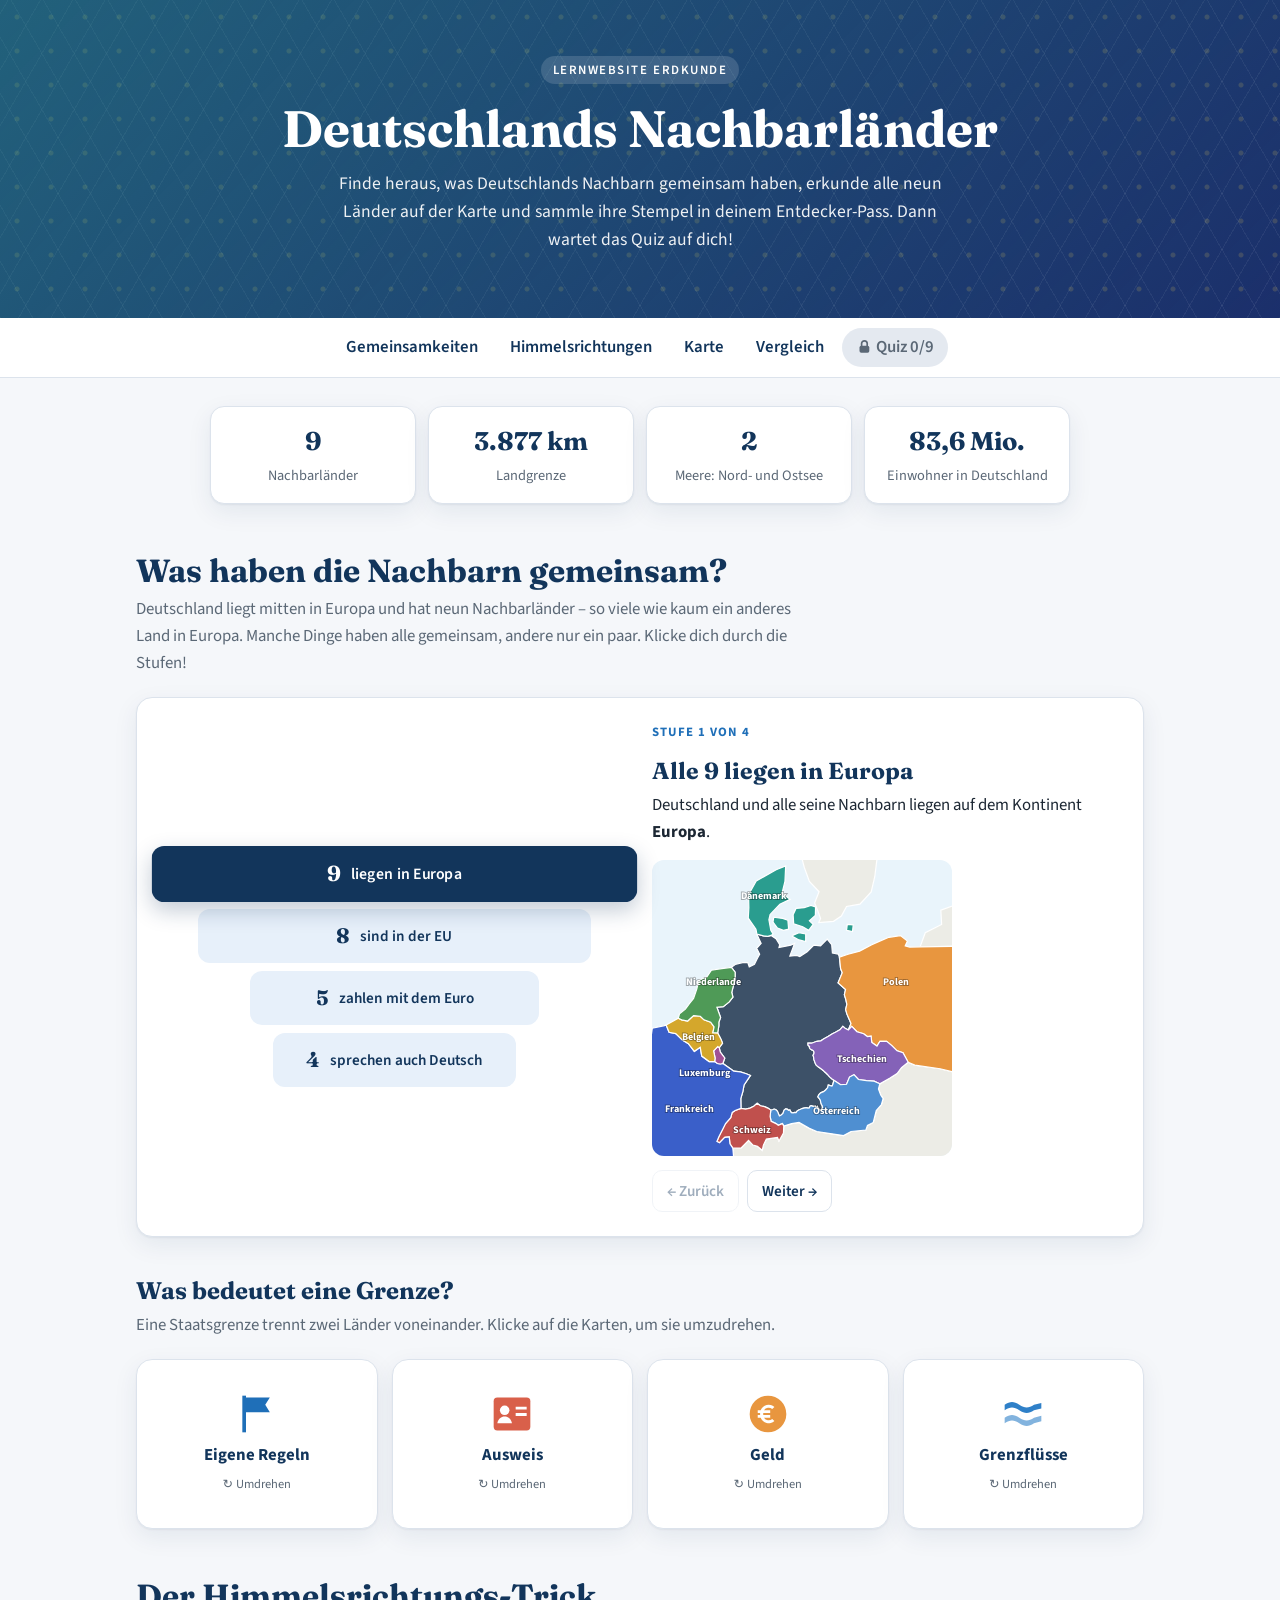
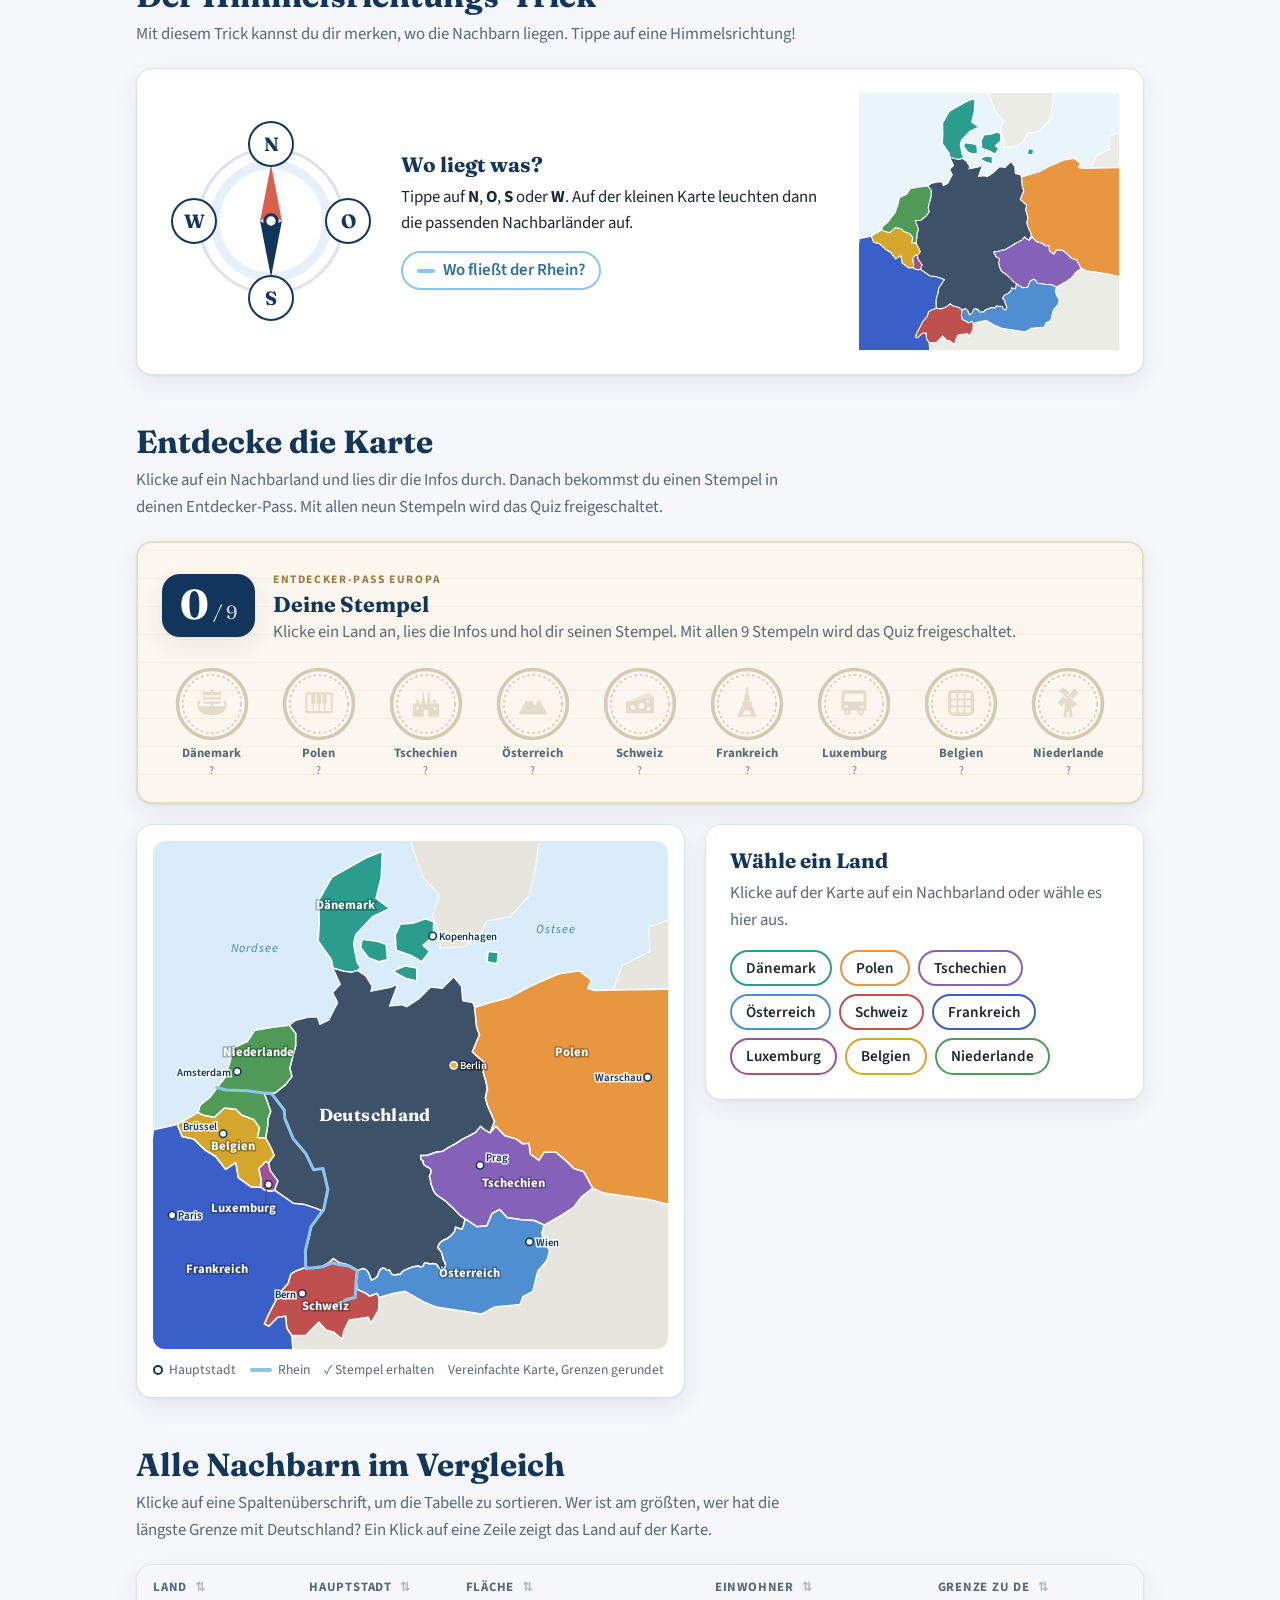
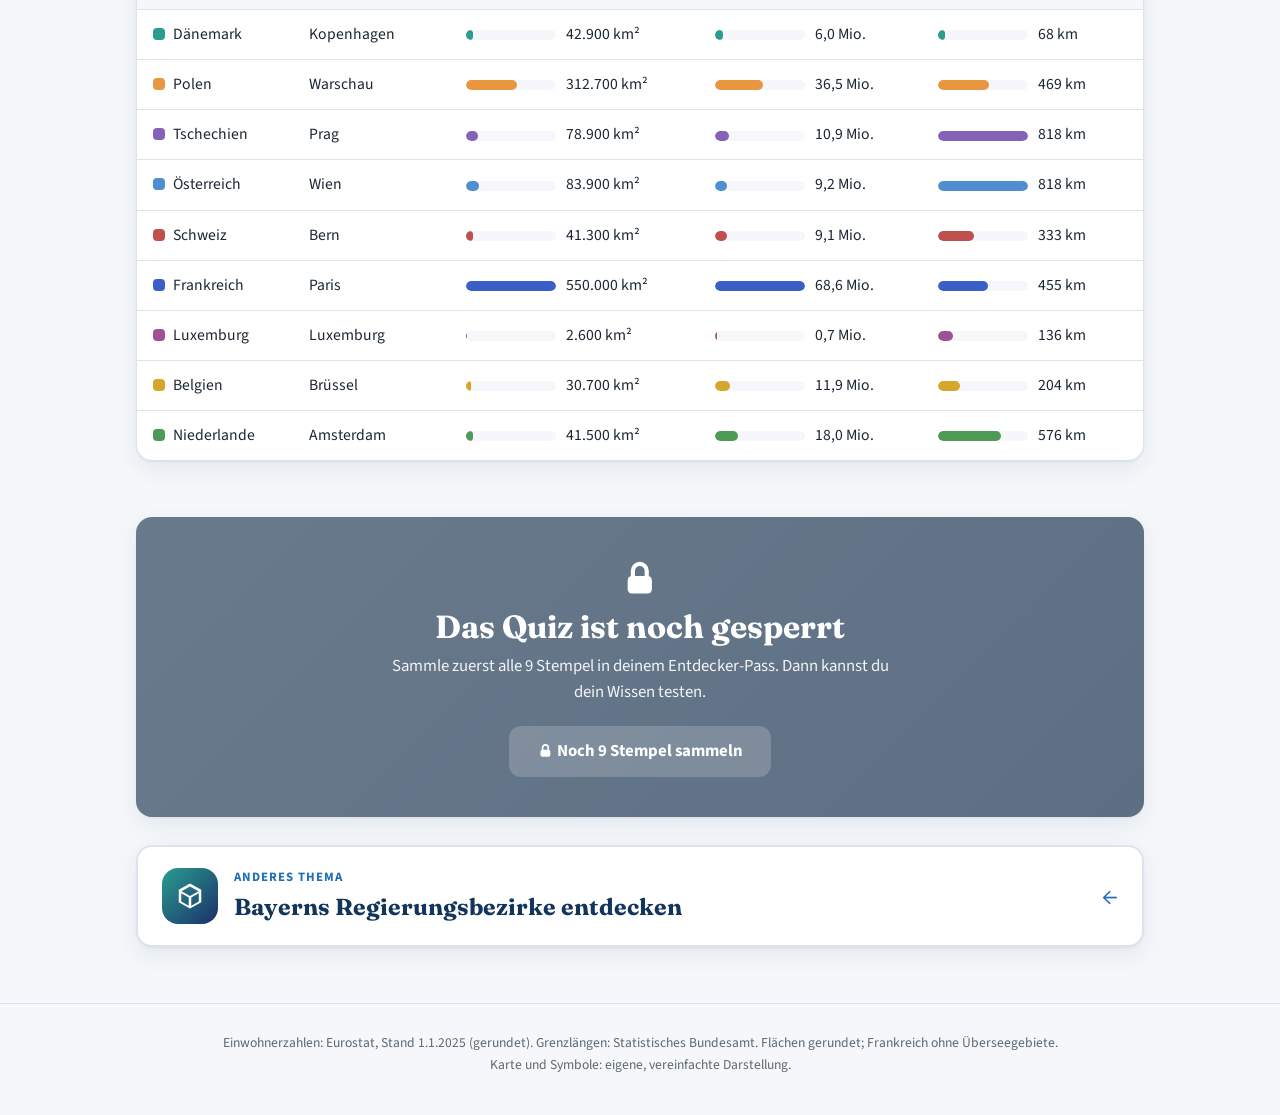
<file: nachbarlaender.html>
<!DOCTYPE html>
<html lang="de">
<head>
<meta charset="UTF-8">
<meta name="viewport" content="width=device-width, initial-scale=1">
<title>Deutschlands Nachbarländer</title>
<meta name="description" content="Lernwebsite zu den neun Nachbarländern Deutschlands mit interaktiver Karte und Entdecker-Pass">
<link rel="preconnect" href="https://fonts.googleapis.com">
<link rel="preconnect" href="https://fonts.gstatic.com" crossorigin>
<link href="https://fonts.googleapis.com/css2?family=Fraunces:opsz,wght@9..144,600;9..144,700&family=Source+Sans+3:wght@400;600;700&display=swap" rel="stylesheet">
<link rel="stylesheet" href="style.css">
</head>
<body>
<svg width="0" height="0" style="position:absolute" aria-hidden="true"><defs><symbol id="icon-schiff" viewBox="0 0 24 24"><path d="M1.5 14.5 H22.5 C21.6 18.8 18 21 12 21 C6 21 2.4 18.8 1.5 14.5 Z"/><path d="M1.5 14.5 C0.9 11.8 2 10.2 3.8 10.6 L3.6 12.4 C2.9 12.3 2.6 13.2 3.1 14.5 Z"/><path d="M22.5 14.5 C23.1 11.8 22 10.2 20.2 10.6 L20.4 12.4 C21.1 12.3 21.4 13.2 20.9 14.5 Z"/><rect x="11.2" y="2" width="1.6" height="12.5"/><path d="M5 4 H19 L18 12.6 H6 Z"/><path fill="var(--grund)" d="M5.4 6.6 H18.6 L18.45 8 H5.55 Z M5.75 9.6 H18.25 L18.1 11 H5.9 Z"/></symbol><symbol id="icon-klavier" viewBox="0 0 24 24"><rect x="2" y="4.5" width="20" height="15" rx="1.6"/><rect fill="var(--grund)" x="3.6" y="6.1" width="16.8" height="11.8"/><path d="M7.5 6.1h.9v11.8h-.9z M11.55 6.1h.9v11.8h-.9z M15.6 6.1h.9v11.8h-.9z"/><path d="M6.5 6.1h2.9v6.6H6.5z M10.55 6.1h2.9v6.6h-2.9z M14.6 6.1h2.9v6.6h-2.9z"/></symbol><symbol id="icon-prag" viewBox="0 0 24 24"><path d="M2.5 22 V12.5 H5 V10 H7 V12.5 H17 V10 H19 V12.5 H21.5 V22 Z"/><path d="M8.6 12.5 L10 2.5 L11.4 12.5 Z M12.6 12.5 L14 2.5 L15.4 12.5 Z"/><path fill="var(--grund)" d="M10.4 22 V18.4 A1.6 1.6 0 0 1 13.6 18.4 V22 Z"/><path fill="var(--grund)" d="M5 15h1.6v2.4H5z M17.4 15H19v2.4h-1.6z"/></symbol><symbol id="icon-berg" viewBox="0 0 24 24"><path d="M1.5 20.5 L9 6.5 L13.2 14 L16.3 9.5 L22.5 20.5 Z"/><path fill="var(--grund)" d="M9 6.5 L11.4 11 L9.9 10.1 L8.6 11.5 L7.1 10.2 Z"/></symbol><symbol id="icon-kaese" viewBox="0 0 24 24"><path d="M2 11.5 L18.5 4.5 L22 7.5 V19.5 H2 Z"/><path fill="var(--grund)" d="M2 11.5 L18.5 4.5 L22 7.5 L5.5 11.5 Z" opacity=".35"/><circle fill="var(--grund)" cx="7" cy="15.4" r="1.7"/><circle fill="var(--grund)" cx="13" cy="14.2" r="2.1"/><circle fill="var(--grund)" cx="18.3" cy="16.4" r="1.4"/><circle fill="var(--grund)" cx="17.6" cy="11" r="1"/></symbol><symbol id="icon-eiffel" viewBox="0 0 24 24"><path d="M11.4 1 H12.6 L13.1 5.5 H10.9 Z"/><path d="M10.6 5.5 H13.4 L14.5 11.2 H9.5 Z"/><path d="M8.4 11.2 H15.6 V12.8 H8.4 Z"/><path d="M9 12.8 H15 L19.2 22 H15.6 C15 19.2 13.7 17.4 12 17.4 C10.3 17.4 9 19.2 8.4 22 H4.8 Z"/><path d="M7.4 20.6 H16.6 V22 H7.4 Z"/></symbol><symbol id="icon-bus" viewBox="0 0 24 24"><path d="M3 5.5 A2.5 2.5 0 0 1 5.5 3 H18.5 A2.5 2.5 0 0 1 21 5.5 V17.5 H3 Z"/><path fill="var(--grund)" d="M5 5.5 H19 V11 H5 Z"/><path fill="var(--grund)" d="M5 14 H7.6 V15.4 H5 Z M16.4 14 H19 V15.4 H16.4 Z"/><circle cx="7.2" cy="18.6" r="2.4"/><circle cx="16.8" cy="18.6" r="2.4"/><circle fill="var(--grund)" cx="7.2" cy="18.6" r=".9"/><circle fill="var(--grund)" cx="16.8" cy="18.6" r=".9"/></symbol><symbol id="icon-waffel" viewBox="0 0 24 24"><rect x="2.5" y="2.5" width="19" height="19" rx="4"/><path fill="var(--grund)" d="M5 5h3.8v3.8H5z M10.1 5h3.8v3.8h-3.8z M15.2 5H19v3.8h-3.8z M5 10.1h3.8v3.8H5z M10.1 10.1h3.8v3.8h-3.8z M15.2 10.1H19v3.8h-3.8z M5 15.2h3.8V19H5z M10.1 15.2h3.8V19h-3.8z M15.2 15.2H19V19h-3.8z"/></symbol><symbol id="icon-muehle" viewBox="0 0 24 24"><path d="M8.8 22.5 L10 11.5 H14 L15.2 22.5 Z"/><path d="M9.4 11.5 L12 8.6 L14.6 11.5 Z"/><path fill="var(--grund)" d="M11 22.5 V19.4 A1 1 0 0 1 13 19.4 V22.5 Z"/><g transform="rotate(40 12 8.2)"><rect x="11.3" y="0" width="1.4" height="16.4"/><rect x="3.8" y="7.5" width="16.4" height="1.4"/><rect x="12.7" y="0.6" width="2.6" height="6"/><rect x="8.7" y="9.8" width="2.6" height="6"/><rect x="4.4" y="4.9" width="6" height="2.6"/><rect x="13.6" y="8.9" width="6" height="2.6"/></g></symbol><symbol id="stempel-form" viewBox="0 0 64 64"><circle cx="32" cy="32" r="29" fill="var(--stempel-grund)" stroke="var(--tinte)" stroke-width="3"/><circle cx="32" cy="32" r="24.5" fill="none" stroke="var(--tinte)" stroke-width="1.4" stroke-dasharray="2.2 2.4"/></symbol><filter id="tinte" x="-5%" y="-5%" width="110%" height="110%"><feTurbulence type="fractalNoise" baseFrequency="1.1" numOctaves="2" seed="4" result="rauschen"/><feColorMatrix in="rauschen" type="matrix" values="0 0 0 0 0  0 0 0 0 0  0 0 0 0 0  0 0 0 -1.1 1.5" result="maske"/><feComposite in="SourceGraphic" in2="maske" operator="in"/></filter></defs></svg>

<header class="kopf-europa">
  <span class="vorzeile">Lernwebsite Erdkunde</span>
  <h1>Deutschlands Nachbarländer</h1>
  <p>Finde heraus, was Deutschlands Nachbarn gemeinsam haben, erkunde alle neun Länder auf der Karte und sammle ihre Stempel in deinem Entdecker-Pass. Dann wartet das Quiz auf dich!</p>
</header>

<nav>
  <a href="#grundlagen">Gemeinsamkeiten</a>
  <a href="#himmelsrichtungen">Himmelsrichtungen</a>
  <a href="#karte">Karte</a>
  <a href="#ueberblick">Vergleich</a>
  <a class="nav-knopf" id="nav-quiz" href="quiz-nachbarlaender.html">Zum Quiz</a>
</nav>

<main>

  <div class="zahlen" aria-label="Deutschland in Zahlen">
    <div class="zahl"><strong>9</strong><span>Nachbarländer</span></div>
    <div class="zahl"><strong>3.877 km</strong><span>Landgrenze</span></div>
    <div class="zahl"><strong>2</strong><span>Meere: Nord- und Ostsee</span></div>
    <div class="zahl"><strong>83,6 Mio.</strong><span>Einwohner in Deutschland</span></div>
  </div>

  <!-- 1. Gemeinsamkeiten -->
  <section id="grundlagen">
    <h2>Was haben die Nachbarn gemeinsam?</h2>
    <p class="einleitung">Deutschland liegt mitten in Europa und hat neun Nachbarländer – so viele wie kaum ein anderes Land in Europa. Manche Dinge haben alle gemeinsam, andere nur ein paar. Klicke dich durch die Stufen!</p>
    <div class="box ebenen">
      <div class="treppe treppe-schmaler" role="tablist" aria-label="Gemeinsamkeiten der Nachbarländer">
        <button class="stufe" role="tab" data-i="0" style="--breite:100%"><span class="stufe-zahl">9</span><span class="stufe-name">liegen in Europa</span></button>
        <button class="stufe" role="tab" data-i="1" style="--breite:84%"><span class="stufe-zahl">8</span><span class="stufe-name">sind in der EU</span></button>
        <button class="stufe" role="tab" data-i="2" style="--breite:62%"><span class="stufe-zahl">5</span><span class="stufe-name">zahlen mit dem Euro</span></button>
        <button class="stufe" role="tab" data-i="3" style="--breite:52%"><span class="stufe-zahl">4</span><span class="stufe-name">sprechen auch Deutsch</span></button>
      </div>
      <div class="stufen-info" role="tabpanel" aria-live="polite">
        <p class="stufen-schritt" id="stufen-schritt"></p>
        <h3 id="stufen-titel"></h3>
        <p id="stufen-text"></p>
        <div class="stufen-karte"><svg class="minikarte minikarte-europa" id="minikarte-stufen" viewBox="0 0 503.0 496.0" aria-hidden="true">
<rect class="meer" x="0" y="0" width="503.0" height="496.0"/>
<path class="andere fest" d="M149.4,560.0 L607.6,560.0 L607.6,40.0 L484.3,84.0 L485.6,108.0 L458.2,122.0 L449.5,145.6 L545.3,144.0 L570.2,300.0 L522.9,360.0 L483.1,350.0 L440.7,344.0 L429.5,339.2 L418.3,348.0 L410.9,358.0 L398.4,366.0 L382.0,375.2 L379.7,384.0 L383.5,394.0 L387.5,400.0 L384.7,410.0 L376.0,420.0 L371.0,440.0 L361.3,445.2 L358.6,452.8 L333.7,455.2 L321.2,462.0 L301.8,459.2 L276.4,455.2 L263.9,450.0 L246.5,440.0 L234.1,442.0 L220.9,446.0 L220.4,458.0 L212.9,471.2 L210.4,465.2 L191.7,468.0 L186.8,478.0 L184.8,486.8 L176.8,480.0 L169.3,478.0 L161.9,470.0 L149.4,482.8 L135.5,483.2 L137.0,500.0 Z"/>
<path class="andere fest" d="M249.0,-12.0 L255.2,12.0 L263.9,36.0 L280.1,53.2 L272.7,72.0 L277.6,84.0 L282.6,98.0 L279.6,104.8 L304.3,102.8 L317.5,94.0 L326.2,78.0 L348.6,74.0 L367.5,53.6 L373.5,28.0 L378.5,-12.0 Z"/>
<path class="land-de fest" d="M175.8,124.0 L186.8,127.2 L194.2,128.0 L199.7,126.4 L207.9,132.0 L214.1,142.0 L212.9,146.8 L232.8,142.8 L239.0,140.0 L235.3,150.0 L231.1,161.2 L242.8,160.0 L247.8,162.0 L260.2,154.0 L271.4,142.8 L282.6,144.0 L293.8,132.8 L301.3,142.0 L302.5,156.0 L312.5,158.0 L314.2,162.8 L315.0,170.0 L316.2,182.0 L319.0,189.2 L312.0,206.0 L324.5,217.2 L322.5,226.0 L325.0,234.0 L326.7,242.0 L324.7,250.8 L326.7,258.0 L333.7,274.0 L329.2,285.2 L323.7,282.0 L320.0,278.8 L315.0,284.8 L307.5,288.8 L302.5,291.2 L295.1,296.0 L287.6,300.0 L283.1,303.2 L276.4,304.0 L267.7,307.2 L261.5,307.2 L261.5,309.2 L262.0,311.2 L264.2,312.8 L263.9,314.4 L264.9,316.4 L267.2,318.0 L268.9,318.8 L270.7,320.0 L271.7,322.0 L271.4,324.8 L269.9,327.6 L270.9,330.0 L271.4,334.4 L272.7,338.0 L273.9,341.2 L275.4,344.0 L278.6,346.8 L281.6,348.8 L283.9,350.4 L287.1,352.8 L289.3,355.2 L291.3,356.8 L293.8,359.2 L296.3,362.0 L298.3,364.0 L301.3,366.8 L304.8,369.2 L304.3,372.0 L303.3,376.0 L301.8,379.2 L298.8,378.4 L295.6,377.2 L294.6,381.6 L291.1,385.6 L287.6,388.4 L284.6,389.6 L282.4,390.8 L279.9,393.2 L278.9,395.2 L278.1,397.2 L279.9,399.2 L282.1,402.4 L282.9,406.0 L283.9,409.6 L285.4,412.0 L285.9,415.2 L284.6,418.0 L282.6,420.0 L280.4,418.4 L278.6,416.0 L276.9,413.6 L273.4,412.8 L270.2,413.2 L266.9,412.0 L264.9,412.8 L263.7,415.6 L261.5,416.0 L258.5,415.2 L254.5,416.0 L251.5,416.8 L249.0,418.0 L246.0,419.2 L243.5,420.8 L241.5,423.6 L239.5,423.2 L236.6,424.0 L233.6,423.6 L232.3,421.6 L231.1,419.2 L228.8,419.6 L226.6,417.6 L224.1,417.2 L221.9,418.8 L220.6,421.6 L219.6,424.8 L216.6,427.6 L213.6,429.2 L211.7,424.8 L210.9,422.4 L209.2,420.0 L207.2,418.4 L204.7,417.6 L202.4,418.8 L199.2,419.2 L194.2,416.0 L188.7,413.6 L181.8,412.0 L176.3,408.0 L170.6,412.8 L164.3,416.0 L156.9,417.6 L149.2,416.4 L148.9,400.0 L152.4,388.0 L154.4,377.2 L165.1,361.2 L158.1,358.4 L148.2,355.2 L137.0,354.0 L133.2,351.2 L118.8,341.2 L122.0,332.0 L118.3,327.2 L114.5,322.0 L112.8,314.8 L118.3,307.2 L115.8,300.8 L113.3,296.0 L110.1,290.0 L112.1,278.0 L112.1,272.0 L115.0,264.0 L112.1,256.0 L108.8,246.8 L119.5,246.0 L129.5,238.0 L135.7,230.0 L133.7,222.0 L135.7,214.0 L139.4,200.0 L139.4,188.0 L133.2,180.0 L139.4,175.2 L151.9,172.0 L160.6,172.0 L163.1,179.2 L171.8,174.8 L176.8,164.8 L180.5,158.0 L175.5,148.0 L183.0,140.0 L179.3,132.0 Z"/>
<path class="mini-land" data-id="daenemark" style="--farbe:#2a9d8f" d="M199.7,126.4 L194.2,128.0 L186.8,127.2 L175.8,124.0 L174.3,116.0 L161.4,97.6 L162.4,80.0 L161.9,58.0 L174.8,35.2 L208.2,16.4 L224.1,10.0 L222.9,36.0 L217.9,56.0 L231.6,66.0 L214.4,74.0 L198.0,91.6 L196.0,100.4 L199.2,118.0 L202.9,124.0 Z M204.2,96.0 L219.1,98.0 L227.8,100.8 L229.1,116.0 L220.4,118.0 L210.4,114.0 L202.9,104.0 Z M266.4,76.0 L274.2,78.8 L273.9,92.8 L263.9,102.0 L270.2,108.0 L262.7,118.0 L252.7,112.0 L237.6,106.8 L236.6,92.0 L241.5,81.2 L255.2,80.0 Z M236.6,126.0 L246.5,122.0 L257.7,124.0 L257.7,136.8 L246.5,134.0 L235.3,128.0 Z M327.4,108.0 L337.4,108.8 L336.2,120.0 L326.2,118.0 Z"/>
<path class="mini-land" data-id="polen" style="--farbe:#e8963f" d="M314.2,162.8 L315.0,170.0 L316.2,182.0 L319.0,189.2 L312.0,206.0 L324.5,217.2 L322.5,226.0 L325.0,234.0 L326.7,242.0 L324.7,250.8 L326.7,258.0 L333.7,274.0 L329.2,285.2 L334.9,278.8 L343.6,288.0 L354.8,291.2 L361.1,296.0 L367.3,295.2 L368.5,306.0 L377.2,312.0 L382.2,304.0 L393.4,304.0 L402.1,311.2 L410.9,320.0 L420.8,323.2 L429.5,339.2 L440.7,344.0 L483.1,350.0 L522.9,360.0 L570.2,300.0 L545.3,144.0 L449.5,145.6 L432.0,146.0 L424.6,144.0 L428.3,136.0 L416.6,126.8 L397.2,129.6 L380.0,136.8 L368.5,142.0 L348.1,152.8 L328.7,158.0 Z"/>
<path class="mini-land" data-id="tschechien" style="--farbe:#8462b8" d="M329.2,285.2 L323.7,282.0 L320.0,278.8 L315.0,284.8 L307.5,288.8 L302.5,291.2 L295.1,296.0 L287.6,300.0 L283.1,303.2 L276.4,304.0 L267.7,307.2 L261.5,307.2 L261.5,309.2 L262.0,311.2 L264.2,312.8 L263.9,314.4 L264.9,316.4 L267.2,318.0 L268.9,318.8 L270.7,320.0 L271.7,322.0 L271.4,324.8 L269.9,327.6 L270.9,330.0 L271.4,334.4 L272.7,338.0 L273.9,341.2 L275.4,344.0 L278.6,346.8 L281.6,348.8 L283.9,350.4 L287.1,352.8 L289.3,355.2 L291.3,356.8 L293.8,359.2 L296.3,362.0 L298.3,364.0 L301.3,366.8 L304.8,369.2 L316.2,376.8 L326.2,376.0 L331.2,364.0 L338.6,360.0 L346.1,368.0 L359.8,370.0 L372.3,370.8 L382.0,375.2 L398.4,366.0 L410.9,358.0 L418.3,348.0 L429.5,339.2 L420.8,323.2 L410.9,320.0 L402.1,311.2 L393.4,304.0 L382.2,304.0 L377.2,312.0 L368.5,306.0 L367.3,295.2 L361.1,296.0 L354.8,291.2 L343.6,288.0 L334.9,278.8 Z"/>
<path class="mini-land" data-id="oesterreich" style="--farbe:#4f8fd1" d="M304.8,369.2 L304.3,372.0 L303.3,376.0 L301.8,379.2 L298.8,378.4 L295.6,377.2 L294.6,381.6 L291.1,385.6 L287.6,388.4 L284.6,389.6 L282.4,390.8 L279.9,393.2 L278.9,395.2 L278.1,397.2 L279.9,399.2 L282.1,402.4 L282.9,406.0 L283.9,409.6 L285.4,412.0 L285.9,415.2 L284.6,418.0 L282.6,420.0 L280.4,418.4 L278.6,416.0 L276.9,413.6 L273.4,412.8 L270.2,413.2 L266.9,412.0 L264.9,412.8 L263.7,415.6 L261.5,416.0 L258.5,415.2 L254.5,416.0 L251.5,416.8 L249.0,418.0 L246.0,419.2 L243.5,420.8 L241.5,423.6 L239.5,423.2 L236.6,424.0 L233.6,423.6 L232.3,421.6 L231.1,419.2 L228.8,419.6 L226.6,417.6 L224.1,417.2 L221.9,418.8 L220.6,421.6 L219.6,424.8 L216.6,427.6 L213.6,429.2 L211.7,424.8 L210.9,422.4 L209.2,420.0 L207.2,418.4 L204.7,417.6 L202.4,418.8 L199.2,419.2 L198.0,430.0 L199.7,438.0 L207.9,442.0 L211.7,444.8 L218.6,442.0 L220.9,446.0 L234.1,442.0 L246.5,440.0 L263.9,450.0 L276.4,455.2 L301.8,459.2 L321.2,462.0 L333.7,455.2 L358.6,452.8 L361.3,445.2 L371.0,440.0 L376.0,420.0 L384.7,410.0 L387.5,400.0 L383.5,394.0 L379.7,384.0 L382.0,375.2 L372.3,370.8 L359.8,370.0 L346.1,368.0 L338.6,360.0 L331.2,364.0 L326.2,376.0 L316.2,376.8 Z"/>
<path class="mini-land" data-id="schweiz" style="--farbe:#c0504d" d="M149.2,416.4 L156.9,417.6 L164.3,416.0 L170.6,412.8 L176.3,408.0 L181.8,412.0 L188.7,413.6 L194.2,416.0 L199.2,419.2 L198.0,430.0 L199.7,438.0 L207.9,442.0 L211.7,444.8 L218.6,442.0 L220.9,446.0 L220.4,458.0 L212.9,471.2 L210.4,465.2 L191.7,468.0 L186.8,478.0 L184.8,486.8 L176.8,480.0 L169.3,478.0 L161.9,470.0 L149.4,482.8 L135.5,483.2 L130.7,476.0 L129.5,464.4 L122.0,465.2 L113.3,474.0 L108.8,472.0 L112.1,464.0 L118.3,452.0 L123.3,442.0 L132.0,432.0 L134.5,423.2 L139.4,420.0 Z"/>
<path class="mini-land" data-id="frankreich" style="--farbe:#3a5fc9" d="M149.2,416.4 L139.4,420.0 L134.5,423.2 L132.0,432.0 L123.3,442.0 L118.3,452.0 L112.1,464.0 L108.8,472.0 L113.3,474.0 L122.0,465.2 L129.5,464.4 L130.7,476.0 L135.5,483.2 L137.0,500.0 L149.4,560.0 L34.9,620.0 L-64.7,620.0 L-64.7,304.0 L-2.5,304.0 L0.5,282.0 L19.2,278.0 L23.7,276.8 L28.6,288.8 L39.8,291.2 L51.0,302.0 L61.0,308.0 L71.0,320.8 L80.9,314.0 L83.4,328.8 L95.9,338.0 L105.1,338.0 L109.6,341.2 L114.5,342.0 L118.8,341.2 L133.2,351.2 L137.0,354.0 L148.2,355.2 L158.1,358.4 L165.1,361.2 L154.4,377.2 L152.4,388.0 L148.9,400.0 Z"/>
<path class="mini-land" data-id="luxemburg" style="--farbe:#a05195" d="M118.8,341.2 L122.0,332.0 L118.3,327.2 L114.5,322.0 L112.8,314.8 L110.3,312.8 L103.3,320.0 L105.8,332.0 L105.1,338.0 L109.6,341.2 L114.5,342.0 Z"/>
<path class="mini-land" data-id="belgien" style="--farbe:#d4a72c" d="M112.8,314.8 L118.3,307.2 L115.8,300.8 L113.3,296.0 L110.1,290.0 L102.1,289.6 L104.1,280.0 L98.4,272.0 L87.2,268.0 L80.9,262.0 L69.7,260.8 L59.8,270.0 L49.8,268.0 L44.1,265.2 L23.7,276.8 L28.6,288.8 L39.8,291.2 L51.0,302.0 L61.0,308.0 L71.0,320.8 L80.9,314.0 L83.4,328.8 L95.9,338.0 L105.1,338.0 L105.8,332.0 L103.3,320.0 L110.3,312.8 Z"/>
<path class="mini-land" data-id="niederlande" style="--farbe:#4f9a57" d="M110.1,290.0 L102.1,289.6 L104.1,280.0 L98.4,272.0 L87.2,268.0 L80.9,262.0 L69.7,260.8 L59.8,270.0 L49.8,268.0 L44.1,265.2 L46.1,258.0 L56.0,250.0 L62.7,240.8 L69.7,232.0 L75.2,216.0 L78.4,202.0 L92.1,196.0 L99.6,184.8 L117.0,182.0 L133.2,180.0 L139.4,188.0 L139.4,200.0 L135.7,214.0 L133.7,222.0 L135.7,230.0 L129.5,238.0 L119.5,246.0 L108.8,246.8 L112.1,256.0 L115.0,264.0 L112.1,272.0 L112.1,278.0 Z"/>
<polyline class="mini-donau" points="176.0,454.8 189.2,448.0 197.5,446.0 198.5,430.0 199.7,420.0 191.7,415.2 180.8,413.6 175.1,412.0 165.6,416.0 149.2,417.6 148.9,400.0 154.4,376.8 166.8,360.0 170.8,340.4 166.1,320.0 156.9,321.2 149.4,305.6 137.0,290.8 133.5,282.4 128.7,270.8 128.2,262.8 115.8,246.8 106.3,246.0 92.1,244.0 71.7,243.2 62.3,240.8"/>
<text data-id="daenemark" x="188.0" y="66.0">Dänemark</text>
<text data-id="polen" x="408.4" y="210.0">Polen</text>
<text data-id="tschechien" x="352.3" y="338.0">Tschechien</text>
<text data-id="oesterreich" x="308.8" y="426.0">Österreich</text>
<text data-id="schweiz" x="168.1" y="458.0">Schweiz</text>
<text data-id="frankreich" x="62.3" y="422.0">Frankreich</text>
<text data-id="luxemburg" x="88.4" y="362.0">Luxemburg</text>
<text data-id="belgien" x="78.4" y="302.0">Belgien</text>
<text data-id="niederlande" x="103.3" y="210.0">Niederlande</text>
</svg></div>
        <div class="stufen-knoepfe">
          <button class="knopf-klein" id="stufe-zurueck">&larr; Zurück</button>
          <button class="knopf-klein" id="stufe-weiter">Weiter &rarr;</button>
        </div>
      </div>
    </div>

    <h3 class="unterueberschrift">Was bedeutet eine Grenze?</h3>
    <p class="einleitung">Eine Staatsgrenze trennt zwei Länder voneinander. Klicke auf die Karten, um sie umzudrehen.</p>
    <div class="dreh-karten">
      <button class="dreh-karte" style="--farbe:#1f6fb8" aria-pressed="false">
        <span class="seite vorne"><svg viewBox="0 0 24 24" aria-hidden="true"><path d="M4 2h2v20H4z"/><path d="M6 3h13l-2.5 4L19 11H6z"/></svg><strong>Eigene Regeln</strong><small>Umdrehen</small></span>
        <span class="seite hinten">Auf jeder Seite der Grenze gelten die Gesetze des jeweiligen Landes.</span>
      </button>
      <button class="dreh-karte" style="--farbe:#d9604a" aria-pressed="false">
        <span class="seite vorne"><svg viewBox="0 0 24 24" aria-hidden="true"><path d="M2 5a2 2 0 0 1 2-2h16a2 2 0 0 1 2 2v14a2 2 0 0 1-2 2H4a2 2 0 0 1-2-2z"/><circle cx="8" cy="10" r="2.6" fill="#fff"/><path d="M4 17c.6-2.4 2-3.6 4-3.6s3.4 1.2 4 3.6z M14 8h6v1.6h-6z M14 11.5h6v1.6h-6z" fill="#fff"/></svg><strong>Ausweis</strong><small>Umdrehen</small></span>
        <span class="seite hinten">Wer ins Ausland reist, muss einen Ausweis oder Reisepass dabeihaben.</span>
      </button>
      <button class="dreh-karte" style="--farbe:#e8963f" aria-pressed="false">
        <span class="seite vorne"><svg viewBox="0 0 24 24" aria-hidden="true"><circle cx="12" cy="12" r="10"/><path d="M15.5 8.2A4.6 4.6 0 0 0 8 10h-1.6v1.5H7.7v1H6.4V14H8a4.6 4.6 0 0 0 7.5 1.8l-1.2-1.1A3 3 0 0 1 9.8 14h3.4v-1.5H9.4v-1h3.8V10H9.8a3 3 0 0 1 4.5-.7z" fill="#fff"/></svg><strong>Geld</strong><small>Umdrehen</small></span>
        <span class="seite hinten">In 5 Nachbarländern zahlt man wie bei uns mit dem Euro, in den anderen 4 mit eigenem Geld.</span>
      </button>
      <button class="dreh-karte" style="--farbe:#2f80c8" aria-pressed="false">
        <span class="seite vorne"><svg viewBox="0 0 24 24" aria-hidden="true"><path d="M2 7c3-2 5-2 8 0s5 2 8 0l4-1v3l-4 1c-3 2-5 2-8 0s-5-2-8 0z"/><path d="M2 14c3-2 5-2 8 0s5 2 8 0l4-1v3l-4 1c-3 2-5 2-8 0s-5-2-8 0z" opacity=".6"/></svg><strong>Grenzflüsse</strong><small>Umdrehen</small></span>
        <span class="seite hinten">Manche Grenzen folgen Flüssen: der Rhein (Frankreich, Schweiz) oder die Oder (Polen).</span>
      </button>
    </div>
  </section>

  <!-- 2. Himmelsrichtungen -->
  <section id="himmelsrichtungen">
    <h2>Der Himmelsrichtungs-Trick</h2>
    <p class="einleitung">Mit diesem Trick kannst du dir merken, wo die Nachbarn liegen. Tippe auf eine Himmelsrichtung!</p>
    <div class="box kompass-bereich">
      <div class="kompass" role="group" aria-label="Himmelsrichtungen">
        <svg class="kompass-rose" viewBox="0 0 100 100" aria-hidden="true">
          <circle cx="50" cy="50" r="46" fill="#fff" stroke="#dce3ec" stroke-width="2"/>
          <circle cx="50" cy="50" r="36" fill="none" stroke="#e7f0fa" stroke-width="6"/>
          <g id="kompass-nadel">
            <polygon points="50,14 57,50 50,46 43,50" fill="#d9604a"/>
            <polygon points="50,86 57,50 50,54 43,50" fill="#12355b"/>
          </g>
          <circle cx="50" cy="50" r="4" fill="#fff" stroke="#12355b" stroke-width="2"/>
        </svg>
        <button class="richtung n" data-richtung="norden" aria-pressed="false">N</button>
        <button class="richtung o" data-richtung="osten" aria-pressed="false">O</button>
        <button class="richtung s" data-richtung="sueden" aria-pressed="false">S</button>
        <button class="richtung w" data-richtung="westen" aria-pressed="false">W</button>
      </div>
      <div class="kompass-text">
        <h3 id="richtung-titel">Wo liegt was?</h3>
        <p id="richtung-text">Tippe auf <strong>N</strong>, <strong>O</strong>, <strong>S</strong> oder <strong>W</strong>. Auf der kleinen Karte leuchten dann die passenden Nachbarländer auf.</p>
        <button class="donau-knopf" id="fluss-knopf" aria-pressed="false"><i></i>Wo fließt der Rhein?</button>
      </div>
      <div class="minikarte-huelle"><svg class="minikarte minikarte-europa" id="minikarte" viewBox="0 0 503.0 496.0" aria-hidden="true">
<rect class="meer" x="0" y="0" width="503.0" height="496.0"/>
<path class="andere fest" d="M149.4,560.0 L607.6,560.0 L607.6,40.0 L484.3,84.0 L485.6,108.0 L458.2,122.0 L449.5,145.6 L545.3,144.0 L570.2,300.0 L522.9,360.0 L483.1,350.0 L440.7,344.0 L429.5,339.2 L418.3,348.0 L410.9,358.0 L398.4,366.0 L382.0,375.2 L379.7,384.0 L383.5,394.0 L387.5,400.0 L384.7,410.0 L376.0,420.0 L371.0,440.0 L361.3,445.2 L358.6,452.8 L333.7,455.2 L321.2,462.0 L301.8,459.2 L276.4,455.2 L263.9,450.0 L246.5,440.0 L234.1,442.0 L220.9,446.0 L220.4,458.0 L212.9,471.2 L210.4,465.2 L191.7,468.0 L186.8,478.0 L184.8,486.8 L176.8,480.0 L169.3,478.0 L161.9,470.0 L149.4,482.8 L135.5,483.2 L137.0,500.0 Z"/>
<path class="andere fest" d="M249.0,-12.0 L255.2,12.0 L263.9,36.0 L280.1,53.2 L272.7,72.0 L277.6,84.0 L282.6,98.0 L279.6,104.8 L304.3,102.8 L317.5,94.0 L326.2,78.0 L348.6,74.0 L367.5,53.6 L373.5,28.0 L378.5,-12.0 Z"/>
<path class="land-de fest" d="M175.8,124.0 L186.8,127.2 L194.2,128.0 L199.7,126.4 L207.9,132.0 L214.1,142.0 L212.9,146.8 L232.8,142.8 L239.0,140.0 L235.3,150.0 L231.1,161.2 L242.8,160.0 L247.8,162.0 L260.2,154.0 L271.4,142.8 L282.6,144.0 L293.8,132.8 L301.3,142.0 L302.5,156.0 L312.5,158.0 L314.2,162.8 L315.0,170.0 L316.2,182.0 L319.0,189.2 L312.0,206.0 L324.5,217.2 L322.5,226.0 L325.0,234.0 L326.7,242.0 L324.7,250.8 L326.7,258.0 L333.7,274.0 L329.2,285.2 L323.7,282.0 L320.0,278.8 L315.0,284.8 L307.5,288.8 L302.5,291.2 L295.1,296.0 L287.6,300.0 L283.1,303.2 L276.4,304.0 L267.7,307.2 L261.5,307.2 L261.5,309.2 L262.0,311.2 L264.2,312.8 L263.9,314.4 L264.9,316.4 L267.2,318.0 L268.9,318.8 L270.7,320.0 L271.7,322.0 L271.4,324.8 L269.9,327.6 L270.9,330.0 L271.4,334.4 L272.7,338.0 L273.9,341.2 L275.4,344.0 L278.6,346.8 L281.6,348.8 L283.9,350.4 L287.1,352.8 L289.3,355.2 L291.3,356.8 L293.8,359.2 L296.3,362.0 L298.3,364.0 L301.3,366.8 L304.8,369.2 L304.3,372.0 L303.3,376.0 L301.8,379.2 L298.8,378.4 L295.6,377.2 L294.6,381.6 L291.1,385.6 L287.6,388.4 L284.6,389.6 L282.4,390.8 L279.9,393.2 L278.9,395.2 L278.1,397.2 L279.9,399.2 L282.1,402.4 L282.9,406.0 L283.9,409.6 L285.4,412.0 L285.9,415.2 L284.6,418.0 L282.6,420.0 L280.4,418.4 L278.6,416.0 L276.9,413.6 L273.4,412.8 L270.2,413.2 L266.9,412.0 L264.9,412.8 L263.7,415.6 L261.5,416.0 L258.5,415.2 L254.5,416.0 L251.5,416.8 L249.0,418.0 L246.0,419.2 L243.5,420.8 L241.5,423.6 L239.5,423.2 L236.6,424.0 L233.6,423.6 L232.3,421.6 L231.1,419.2 L228.8,419.6 L226.6,417.6 L224.1,417.2 L221.9,418.8 L220.6,421.6 L219.6,424.8 L216.6,427.6 L213.6,429.2 L211.7,424.8 L210.9,422.4 L209.2,420.0 L207.2,418.4 L204.7,417.6 L202.4,418.8 L199.2,419.2 L194.2,416.0 L188.7,413.6 L181.8,412.0 L176.3,408.0 L170.6,412.8 L164.3,416.0 L156.9,417.6 L149.2,416.4 L148.9,400.0 L152.4,388.0 L154.4,377.2 L165.1,361.2 L158.1,358.4 L148.2,355.2 L137.0,354.0 L133.2,351.2 L118.8,341.2 L122.0,332.0 L118.3,327.2 L114.5,322.0 L112.8,314.8 L118.3,307.2 L115.8,300.8 L113.3,296.0 L110.1,290.0 L112.1,278.0 L112.1,272.0 L115.0,264.0 L112.1,256.0 L108.8,246.8 L119.5,246.0 L129.5,238.0 L135.7,230.0 L133.7,222.0 L135.7,214.0 L139.4,200.0 L139.4,188.0 L133.2,180.0 L139.4,175.2 L151.9,172.0 L160.6,172.0 L163.1,179.2 L171.8,174.8 L176.8,164.8 L180.5,158.0 L175.5,148.0 L183.0,140.0 L179.3,132.0 Z"/>
<path class="mini-land" data-id="daenemark" style="--farbe:#2a9d8f" d="M199.7,126.4 L194.2,128.0 L186.8,127.2 L175.8,124.0 L174.3,116.0 L161.4,97.6 L162.4,80.0 L161.9,58.0 L174.8,35.2 L208.2,16.4 L224.1,10.0 L222.9,36.0 L217.9,56.0 L231.6,66.0 L214.4,74.0 L198.0,91.6 L196.0,100.4 L199.2,118.0 L202.9,124.0 Z M204.2,96.0 L219.1,98.0 L227.8,100.8 L229.1,116.0 L220.4,118.0 L210.4,114.0 L202.9,104.0 Z M266.4,76.0 L274.2,78.8 L273.9,92.8 L263.9,102.0 L270.2,108.0 L262.7,118.0 L252.7,112.0 L237.6,106.8 L236.6,92.0 L241.5,81.2 L255.2,80.0 Z M236.6,126.0 L246.5,122.0 L257.7,124.0 L257.7,136.8 L246.5,134.0 L235.3,128.0 Z M327.4,108.0 L337.4,108.8 L336.2,120.0 L326.2,118.0 Z"/>
<path class="mini-land" data-id="polen" style="--farbe:#e8963f" d="M314.2,162.8 L315.0,170.0 L316.2,182.0 L319.0,189.2 L312.0,206.0 L324.5,217.2 L322.5,226.0 L325.0,234.0 L326.7,242.0 L324.7,250.8 L326.7,258.0 L333.7,274.0 L329.2,285.2 L334.9,278.8 L343.6,288.0 L354.8,291.2 L361.1,296.0 L367.3,295.2 L368.5,306.0 L377.2,312.0 L382.2,304.0 L393.4,304.0 L402.1,311.2 L410.9,320.0 L420.8,323.2 L429.5,339.2 L440.7,344.0 L483.1,350.0 L522.9,360.0 L570.2,300.0 L545.3,144.0 L449.5,145.6 L432.0,146.0 L424.6,144.0 L428.3,136.0 L416.6,126.8 L397.2,129.6 L380.0,136.8 L368.5,142.0 L348.1,152.8 L328.7,158.0 Z"/>
<path class="mini-land" data-id="tschechien" style="--farbe:#8462b8" d="M329.2,285.2 L323.7,282.0 L320.0,278.8 L315.0,284.8 L307.5,288.8 L302.5,291.2 L295.1,296.0 L287.6,300.0 L283.1,303.2 L276.4,304.0 L267.7,307.2 L261.5,307.2 L261.5,309.2 L262.0,311.2 L264.2,312.8 L263.9,314.4 L264.9,316.4 L267.2,318.0 L268.9,318.8 L270.7,320.0 L271.7,322.0 L271.4,324.8 L269.9,327.6 L270.9,330.0 L271.4,334.4 L272.7,338.0 L273.9,341.2 L275.4,344.0 L278.6,346.8 L281.6,348.8 L283.9,350.4 L287.1,352.8 L289.3,355.2 L291.3,356.8 L293.8,359.2 L296.3,362.0 L298.3,364.0 L301.3,366.8 L304.8,369.2 L316.2,376.8 L326.2,376.0 L331.2,364.0 L338.6,360.0 L346.1,368.0 L359.8,370.0 L372.3,370.8 L382.0,375.2 L398.4,366.0 L410.9,358.0 L418.3,348.0 L429.5,339.2 L420.8,323.2 L410.9,320.0 L402.1,311.2 L393.4,304.0 L382.2,304.0 L377.2,312.0 L368.5,306.0 L367.3,295.2 L361.1,296.0 L354.8,291.2 L343.6,288.0 L334.9,278.8 Z"/>
<path class="mini-land" data-id="oesterreich" style="--farbe:#4f8fd1" d="M304.8,369.2 L304.3,372.0 L303.3,376.0 L301.8,379.2 L298.8,378.4 L295.6,377.2 L294.6,381.6 L291.1,385.6 L287.6,388.4 L284.6,389.6 L282.4,390.8 L279.9,393.2 L278.9,395.2 L278.1,397.2 L279.9,399.2 L282.1,402.4 L282.9,406.0 L283.9,409.6 L285.4,412.0 L285.9,415.2 L284.6,418.0 L282.6,420.0 L280.4,418.4 L278.6,416.0 L276.9,413.6 L273.4,412.8 L270.2,413.2 L266.9,412.0 L264.9,412.8 L263.7,415.6 L261.5,416.0 L258.5,415.2 L254.5,416.0 L251.5,416.8 L249.0,418.0 L246.0,419.2 L243.5,420.8 L241.5,423.6 L239.5,423.2 L236.6,424.0 L233.6,423.6 L232.3,421.6 L231.1,419.2 L228.8,419.6 L226.6,417.6 L224.1,417.2 L221.9,418.8 L220.6,421.6 L219.6,424.8 L216.6,427.6 L213.6,429.2 L211.7,424.8 L210.9,422.4 L209.2,420.0 L207.2,418.4 L204.7,417.6 L202.4,418.8 L199.2,419.2 L198.0,430.0 L199.7,438.0 L207.9,442.0 L211.7,444.8 L218.6,442.0 L220.9,446.0 L234.1,442.0 L246.5,440.0 L263.9,450.0 L276.4,455.2 L301.8,459.2 L321.2,462.0 L333.7,455.2 L358.6,452.8 L361.3,445.2 L371.0,440.0 L376.0,420.0 L384.7,410.0 L387.5,400.0 L383.5,394.0 L379.7,384.0 L382.0,375.2 L372.3,370.8 L359.8,370.0 L346.1,368.0 L338.6,360.0 L331.2,364.0 L326.2,376.0 L316.2,376.8 Z"/>
<path class="mini-land" data-id="schweiz" style="--farbe:#c0504d" d="M149.2,416.4 L156.9,417.6 L164.3,416.0 L170.6,412.8 L176.3,408.0 L181.8,412.0 L188.7,413.6 L194.2,416.0 L199.2,419.2 L198.0,430.0 L199.7,438.0 L207.9,442.0 L211.7,444.8 L218.6,442.0 L220.9,446.0 L220.4,458.0 L212.9,471.2 L210.4,465.2 L191.7,468.0 L186.8,478.0 L184.8,486.8 L176.8,480.0 L169.3,478.0 L161.9,470.0 L149.4,482.8 L135.5,483.2 L130.7,476.0 L129.5,464.4 L122.0,465.2 L113.3,474.0 L108.8,472.0 L112.1,464.0 L118.3,452.0 L123.3,442.0 L132.0,432.0 L134.5,423.2 L139.4,420.0 Z"/>
<path class="mini-land" data-id="frankreich" style="--farbe:#3a5fc9" d="M149.2,416.4 L139.4,420.0 L134.5,423.2 L132.0,432.0 L123.3,442.0 L118.3,452.0 L112.1,464.0 L108.8,472.0 L113.3,474.0 L122.0,465.2 L129.5,464.4 L130.7,476.0 L135.5,483.2 L137.0,500.0 L149.4,560.0 L34.9,620.0 L-64.7,620.0 L-64.7,304.0 L-2.5,304.0 L0.5,282.0 L19.2,278.0 L23.7,276.8 L28.6,288.8 L39.8,291.2 L51.0,302.0 L61.0,308.0 L71.0,320.8 L80.9,314.0 L83.4,328.8 L95.9,338.0 L105.1,338.0 L109.6,341.2 L114.5,342.0 L118.8,341.2 L133.2,351.2 L137.0,354.0 L148.2,355.2 L158.1,358.4 L165.1,361.2 L154.4,377.2 L152.4,388.0 L148.9,400.0 Z"/>
<path class="mini-land" data-id="luxemburg" style="--farbe:#a05195" d="M118.8,341.2 L122.0,332.0 L118.3,327.2 L114.5,322.0 L112.8,314.8 L110.3,312.8 L103.3,320.0 L105.8,332.0 L105.1,338.0 L109.6,341.2 L114.5,342.0 Z"/>
<path class="mini-land" data-id="belgien" style="--farbe:#d4a72c" d="M112.8,314.8 L118.3,307.2 L115.8,300.8 L113.3,296.0 L110.1,290.0 L102.1,289.6 L104.1,280.0 L98.4,272.0 L87.2,268.0 L80.9,262.0 L69.7,260.8 L59.8,270.0 L49.8,268.0 L44.1,265.2 L23.7,276.8 L28.6,288.8 L39.8,291.2 L51.0,302.0 L61.0,308.0 L71.0,320.8 L80.9,314.0 L83.4,328.8 L95.9,338.0 L105.1,338.0 L105.8,332.0 L103.3,320.0 L110.3,312.8 Z"/>
<path class="mini-land" data-id="niederlande" style="--farbe:#4f9a57" d="M110.1,290.0 L102.1,289.6 L104.1,280.0 L98.4,272.0 L87.2,268.0 L80.9,262.0 L69.7,260.8 L59.8,270.0 L49.8,268.0 L44.1,265.2 L46.1,258.0 L56.0,250.0 L62.7,240.8 L69.7,232.0 L75.2,216.0 L78.4,202.0 L92.1,196.0 L99.6,184.8 L117.0,182.0 L133.2,180.0 L139.4,188.0 L139.4,200.0 L135.7,214.0 L133.7,222.0 L135.7,230.0 L129.5,238.0 L119.5,246.0 L108.8,246.8 L112.1,256.0 L115.0,264.0 L112.1,272.0 L112.1,278.0 Z"/>
<polyline class="mini-donau" points="176.0,454.8 189.2,448.0 197.5,446.0 198.5,430.0 199.7,420.0 191.7,415.2 180.8,413.6 175.1,412.0 165.6,416.0 149.2,417.6 148.9,400.0 154.4,376.8 166.8,360.0 170.8,340.4 166.1,320.0 156.9,321.2 149.4,305.6 137.0,290.8 133.5,282.4 128.7,270.8 128.2,262.8 115.8,246.8 106.3,246.0 92.1,244.0 71.7,243.2 62.3,240.8"/>
<text data-id="daenemark" x="188.0" y="66.0">Dänemark</text>
<text data-id="polen" x="408.4" y="210.0">Polen</text>
<text data-id="tschechien" x="352.3" y="338.0">Tschechien</text>
<text data-id="oesterreich" x="308.8" y="426.0">Österreich</text>
<text data-id="schweiz" x="168.1" y="458.0">Schweiz</text>
<text data-id="frankreich" x="62.3" y="422.0">Frankreich</text>
<text data-id="luxemburg" x="88.4" y="362.0">Luxemburg</text>
<text data-id="belgien" x="78.4" y="302.0">Belgien</text>
<text data-id="niederlande" x="103.3" y="210.0">Niederlande</text>
</svg></div>
    </div>
  </section>

  <!-- 3. Interaktive Karte -->
  <section id="karte">
    <h2>Entdecke die Karte</h2>
    <p class="einleitung">Klicke auf ein Nachbarland und lies dir die Infos durch. Danach bekommst du einen Stempel in deinen Entdecker-Pass. Mit allen neun Stempeln wird das Quiz freigeschaltet.</p>

    <div class="pass" id="pass">
      <div class="pass-kopf">
        <div class="zaehler" aria-hidden="true">
          <span class="zaehler-zahl" id="zaehler-zahl">0</span><span class="zaehler-von">/ 9</span>
        </div>
        <div class="pass-text">
          <span class="pass-etikett">Entdecker-Pass Europa</span>
          <h3 id="pass-titel">Deine Stempel</h3>
          <p id="pass-meldung" aria-live="polite"></p>
        </div>
        <button class="zuruecksetzen" id="zuruecksetzen" type="button" hidden>Pass zurücksetzen</button>
      </div>
      <div class="stempel-leiste neun" id="stempel-leiste" role="list" aria-label="Stempel der Nachbarländer"></div>
    </div>

    <div class="kartenbereich">
      <div class="box karte karte-europa">
        <svg id="europakarte" viewBox="0 0 503.0 496.0" role="group" aria-label="Interaktive Karte von Deutschland und seinen Nachbarländern">
<rect class="meer" x="0" y="0" width="503.0" height="496.0"/>
<path class="andere fest" d="M149.4,560.0 L607.6,560.0 L607.6,40.0 L484.3,84.0 L485.6,108.0 L458.2,122.0 L449.5,145.6 L545.3,144.0 L570.2,300.0 L522.9,360.0 L483.1,350.0 L440.7,344.0 L429.5,339.2 L418.3,348.0 L410.9,358.0 L398.4,366.0 L382.0,375.2 L379.7,384.0 L383.5,394.0 L387.5,400.0 L384.7,410.0 L376.0,420.0 L371.0,440.0 L361.3,445.2 L358.6,452.8 L333.7,455.2 L321.2,462.0 L301.8,459.2 L276.4,455.2 L263.9,450.0 L246.5,440.0 L234.1,442.0 L220.9,446.0 L220.4,458.0 L212.9,471.2 L210.4,465.2 L191.7,468.0 L186.8,478.0 L184.8,486.8 L176.8,480.0 L169.3,478.0 L161.9,470.0 L149.4,482.8 L135.5,483.2 L137.0,500.0 Z"/>
<path class="andere fest" d="M249.0,-12.0 L255.2,12.0 L263.9,36.0 L280.1,53.2 L272.7,72.0 L277.6,84.0 L282.6,98.0 L279.6,104.8 L304.3,102.8 L317.5,94.0 L326.2,78.0 L348.6,74.0 L367.5,53.6 L373.5,28.0 L378.5,-12.0 Z"/>
<path class="land-de fest" d="M175.8,124.0 L186.8,127.2 L194.2,128.0 L199.7,126.4 L207.9,132.0 L214.1,142.0 L212.9,146.8 L232.8,142.8 L239.0,140.0 L235.3,150.0 L231.1,161.2 L242.8,160.0 L247.8,162.0 L260.2,154.0 L271.4,142.8 L282.6,144.0 L293.8,132.8 L301.3,142.0 L302.5,156.0 L312.5,158.0 L314.2,162.8 L315.0,170.0 L316.2,182.0 L319.0,189.2 L312.0,206.0 L324.5,217.2 L322.5,226.0 L325.0,234.0 L326.7,242.0 L324.7,250.8 L326.7,258.0 L333.7,274.0 L329.2,285.2 L323.7,282.0 L320.0,278.8 L315.0,284.8 L307.5,288.8 L302.5,291.2 L295.1,296.0 L287.6,300.0 L283.1,303.2 L276.4,304.0 L267.7,307.2 L261.5,307.2 L261.5,309.2 L262.0,311.2 L264.2,312.8 L263.9,314.4 L264.9,316.4 L267.2,318.0 L268.9,318.8 L270.7,320.0 L271.7,322.0 L271.4,324.8 L269.9,327.6 L270.9,330.0 L271.4,334.4 L272.7,338.0 L273.9,341.2 L275.4,344.0 L278.6,346.8 L281.6,348.8 L283.9,350.4 L287.1,352.8 L289.3,355.2 L291.3,356.8 L293.8,359.2 L296.3,362.0 L298.3,364.0 L301.3,366.8 L304.8,369.2 L304.3,372.0 L303.3,376.0 L301.8,379.2 L298.8,378.4 L295.6,377.2 L294.6,381.6 L291.1,385.6 L287.6,388.4 L284.6,389.6 L282.4,390.8 L279.9,393.2 L278.9,395.2 L278.1,397.2 L279.9,399.2 L282.1,402.4 L282.9,406.0 L283.9,409.6 L285.4,412.0 L285.9,415.2 L284.6,418.0 L282.6,420.0 L280.4,418.4 L278.6,416.0 L276.9,413.6 L273.4,412.8 L270.2,413.2 L266.9,412.0 L264.9,412.8 L263.7,415.6 L261.5,416.0 L258.5,415.2 L254.5,416.0 L251.5,416.8 L249.0,418.0 L246.0,419.2 L243.5,420.8 L241.5,423.6 L239.5,423.2 L236.6,424.0 L233.6,423.6 L232.3,421.6 L231.1,419.2 L228.8,419.6 L226.6,417.6 L224.1,417.2 L221.9,418.8 L220.6,421.6 L219.6,424.8 L216.6,427.6 L213.6,429.2 L211.7,424.8 L210.9,422.4 L209.2,420.0 L207.2,418.4 L204.7,417.6 L202.4,418.8 L199.2,419.2 L194.2,416.0 L188.7,413.6 L181.8,412.0 L176.3,408.0 L170.6,412.8 L164.3,416.0 L156.9,417.6 L149.2,416.4 L148.9,400.0 L152.4,388.0 L154.4,377.2 L165.1,361.2 L158.1,358.4 L148.2,355.2 L137.0,354.0 L133.2,351.2 L118.8,341.2 L122.0,332.0 L118.3,327.2 L114.5,322.0 L112.8,314.8 L118.3,307.2 L115.8,300.8 L113.3,296.0 L110.1,290.0 L112.1,278.0 L112.1,272.0 L115.0,264.0 L112.1,256.0 L108.8,246.8 L119.5,246.0 L129.5,238.0 L135.7,230.0 L133.7,222.0 L135.7,214.0 L139.4,200.0 L139.4,188.0 L133.2,180.0 L139.4,175.2 L151.9,172.0 L160.6,172.0 L163.1,179.2 L171.8,174.8 L176.8,164.8 L180.5,158.0 L175.5,148.0 L183.0,140.0 L179.3,132.0 Z"/>
<path class="bezirk-flaeche" data-id="daenemark" style="--farbe:#2a9d8f" tabindex="0" role="button" aria-label="Dänemark" d="M199.7,126.4 L194.2,128.0 L186.8,127.2 L175.8,124.0 L174.3,116.0 L161.4,97.6 L162.4,80.0 L161.9,58.0 L174.8,35.2 L208.2,16.4 L224.1,10.0 L222.9,36.0 L217.9,56.0 L231.6,66.0 L214.4,74.0 L198.0,91.6 L196.0,100.4 L199.2,118.0 L202.9,124.0 Z M204.2,96.0 L219.1,98.0 L227.8,100.8 L229.1,116.0 L220.4,118.0 L210.4,114.0 L202.9,104.0 Z M266.4,76.0 L274.2,78.8 L273.9,92.8 L263.9,102.0 L270.2,108.0 L262.7,118.0 L252.7,112.0 L237.6,106.8 L236.6,92.0 L241.5,81.2 L255.2,80.0 Z M236.6,126.0 L246.5,122.0 L257.7,124.0 L257.7,136.8 L246.5,134.0 L235.3,128.0 Z M327.4,108.0 L337.4,108.8 L336.2,120.0 L326.2,118.0 Z"/>
<path class="bezirk-flaeche" data-id="polen" style="--farbe:#e8963f" tabindex="0" role="button" aria-label="Polen" d="M314.2,162.8 L315.0,170.0 L316.2,182.0 L319.0,189.2 L312.0,206.0 L324.5,217.2 L322.5,226.0 L325.0,234.0 L326.7,242.0 L324.7,250.8 L326.7,258.0 L333.7,274.0 L329.2,285.2 L334.9,278.8 L343.6,288.0 L354.8,291.2 L361.1,296.0 L367.3,295.2 L368.5,306.0 L377.2,312.0 L382.2,304.0 L393.4,304.0 L402.1,311.2 L410.9,320.0 L420.8,323.2 L429.5,339.2 L440.7,344.0 L483.1,350.0 L522.9,360.0 L570.2,300.0 L545.3,144.0 L449.5,145.6 L432.0,146.0 L424.6,144.0 L428.3,136.0 L416.6,126.8 L397.2,129.6 L380.0,136.8 L368.5,142.0 L348.1,152.8 L328.7,158.0 Z"/>
<path class="bezirk-flaeche" data-id="tschechien" style="--farbe:#8462b8" tabindex="0" role="button" aria-label="Tschechien" d="M329.2,285.2 L323.7,282.0 L320.0,278.8 L315.0,284.8 L307.5,288.8 L302.5,291.2 L295.1,296.0 L287.6,300.0 L283.1,303.2 L276.4,304.0 L267.7,307.2 L261.5,307.2 L261.5,309.2 L262.0,311.2 L264.2,312.8 L263.9,314.4 L264.9,316.4 L267.2,318.0 L268.9,318.8 L270.7,320.0 L271.7,322.0 L271.4,324.8 L269.9,327.6 L270.9,330.0 L271.4,334.4 L272.7,338.0 L273.9,341.2 L275.4,344.0 L278.6,346.8 L281.6,348.8 L283.9,350.4 L287.1,352.8 L289.3,355.2 L291.3,356.8 L293.8,359.2 L296.3,362.0 L298.3,364.0 L301.3,366.8 L304.8,369.2 L316.2,376.8 L326.2,376.0 L331.2,364.0 L338.6,360.0 L346.1,368.0 L359.8,370.0 L372.3,370.8 L382.0,375.2 L398.4,366.0 L410.9,358.0 L418.3,348.0 L429.5,339.2 L420.8,323.2 L410.9,320.0 L402.1,311.2 L393.4,304.0 L382.2,304.0 L377.2,312.0 L368.5,306.0 L367.3,295.2 L361.1,296.0 L354.8,291.2 L343.6,288.0 L334.9,278.8 Z"/>
<path class="bezirk-flaeche" data-id="oesterreich" style="--farbe:#4f8fd1" tabindex="0" role="button" aria-label="Österreich" d="M304.8,369.2 L304.3,372.0 L303.3,376.0 L301.8,379.2 L298.8,378.4 L295.6,377.2 L294.6,381.6 L291.1,385.6 L287.6,388.4 L284.6,389.6 L282.4,390.8 L279.9,393.2 L278.9,395.2 L278.1,397.2 L279.9,399.2 L282.1,402.4 L282.9,406.0 L283.9,409.6 L285.4,412.0 L285.9,415.2 L284.6,418.0 L282.6,420.0 L280.4,418.4 L278.6,416.0 L276.9,413.6 L273.4,412.8 L270.2,413.2 L266.9,412.0 L264.9,412.8 L263.7,415.6 L261.5,416.0 L258.5,415.2 L254.5,416.0 L251.5,416.8 L249.0,418.0 L246.0,419.2 L243.5,420.8 L241.5,423.6 L239.5,423.2 L236.6,424.0 L233.6,423.6 L232.3,421.6 L231.1,419.2 L228.8,419.6 L226.6,417.6 L224.1,417.2 L221.9,418.8 L220.6,421.6 L219.6,424.8 L216.6,427.6 L213.6,429.2 L211.7,424.8 L210.9,422.4 L209.2,420.0 L207.2,418.4 L204.7,417.6 L202.4,418.8 L199.2,419.2 L198.0,430.0 L199.7,438.0 L207.9,442.0 L211.7,444.8 L218.6,442.0 L220.9,446.0 L234.1,442.0 L246.5,440.0 L263.9,450.0 L276.4,455.2 L301.8,459.2 L321.2,462.0 L333.7,455.2 L358.6,452.8 L361.3,445.2 L371.0,440.0 L376.0,420.0 L384.7,410.0 L387.5,400.0 L383.5,394.0 L379.7,384.0 L382.0,375.2 L372.3,370.8 L359.8,370.0 L346.1,368.0 L338.6,360.0 L331.2,364.0 L326.2,376.0 L316.2,376.8 Z"/>
<path class="bezirk-flaeche" data-id="schweiz" style="--farbe:#c0504d" tabindex="0" role="button" aria-label="Schweiz" d="M149.2,416.4 L156.9,417.6 L164.3,416.0 L170.6,412.8 L176.3,408.0 L181.8,412.0 L188.7,413.6 L194.2,416.0 L199.2,419.2 L198.0,430.0 L199.7,438.0 L207.9,442.0 L211.7,444.8 L218.6,442.0 L220.9,446.0 L220.4,458.0 L212.9,471.2 L210.4,465.2 L191.7,468.0 L186.8,478.0 L184.8,486.8 L176.8,480.0 L169.3,478.0 L161.9,470.0 L149.4,482.8 L135.5,483.2 L130.7,476.0 L129.5,464.4 L122.0,465.2 L113.3,474.0 L108.8,472.0 L112.1,464.0 L118.3,452.0 L123.3,442.0 L132.0,432.0 L134.5,423.2 L139.4,420.0 Z"/>
<path class="bezirk-flaeche" data-id="frankreich" style="--farbe:#3a5fc9" tabindex="0" role="button" aria-label="Frankreich" d="M149.2,416.4 L139.4,420.0 L134.5,423.2 L132.0,432.0 L123.3,442.0 L118.3,452.0 L112.1,464.0 L108.8,472.0 L113.3,474.0 L122.0,465.2 L129.5,464.4 L130.7,476.0 L135.5,483.2 L137.0,500.0 L149.4,560.0 L34.9,620.0 L-64.7,620.0 L-64.7,304.0 L-2.5,304.0 L0.5,282.0 L19.2,278.0 L23.7,276.8 L28.6,288.8 L39.8,291.2 L51.0,302.0 L61.0,308.0 L71.0,320.8 L80.9,314.0 L83.4,328.8 L95.9,338.0 L105.1,338.0 L109.6,341.2 L114.5,342.0 L118.8,341.2 L133.2,351.2 L137.0,354.0 L148.2,355.2 L158.1,358.4 L165.1,361.2 L154.4,377.2 L152.4,388.0 L148.9,400.0 Z"/>
<path class="bezirk-flaeche" data-id="luxemburg" style="--farbe:#a05195" tabindex="0" role="button" aria-label="Luxemburg" d="M118.8,341.2 L122.0,332.0 L118.3,327.2 L114.5,322.0 L112.8,314.8 L110.3,312.8 L103.3,320.0 L105.8,332.0 L105.1,338.0 L109.6,341.2 L114.5,342.0 Z"/>
<path class="bezirk-flaeche" data-id="belgien" style="--farbe:#d4a72c" tabindex="0" role="button" aria-label="Belgien" d="M112.8,314.8 L118.3,307.2 L115.8,300.8 L113.3,296.0 L110.1,290.0 L102.1,289.6 L104.1,280.0 L98.4,272.0 L87.2,268.0 L80.9,262.0 L69.7,260.8 L59.8,270.0 L49.8,268.0 L44.1,265.2 L23.7,276.8 L28.6,288.8 L39.8,291.2 L51.0,302.0 L61.0,308.0 L71.0,320.8 L80.9,314.0 L83.4,328.8 L95.9,338.0 L105.1,338.0 L105.8,332.0 L103.3,320.0 L110.3,312.8 Z"/>
<path class="bezirk-flaeche" data-id="niederlande" style="--farbe:#4f9a57" tabindex="0" role="button" aria-label="Niederlande" d="M110.1,290.0 L102.1,289.6 L104.1,280.0 L98.4,272.0 L87.2,268.0 L80.9,262.0 L69.7,260.8 L59.8,270.0 L49.8,268.0 L44.1,265.2 L46.1,258.0 L56.0,250.0 L62.7,240.8 L69.7,232.0 L75.2,216.0 L78.4,202.0 L92.1,196.0 L99.6,184.8 L117.0,182.0 L133.2,180.0 L139.4,188.0 L139.4,200.0 L135.7,214.0 L133.7,222.0 L135.7,230.0 L129.5,238.0 L119.5,246.0 L108.8,246.8 L112.1,256.0 L115.0,264.0 L112.1,272.0 L112.1,278.0 Z"/>
<polyline class="donau ebene-oben" points="176.0,454.8 189.2,448.0 197.5,446.0 198.5,430.0 199.7,420.0 191.7,415.2 180.8,413.6 175.1,412.0 165.6,416.0 149.2,417.6 148.9,400.0 154.4,376.8 166.8,360.0 170.8,340.4 166.1,320.0 156.9,321.2 149.4,305.6 137.0,290.8 133.5,282.4 128.7,270.8 128.2,262.8 115.8,246.8 106.3,246.0 92.1,244.0 71.7,243.2 62.3,240.8"/>
<text class="meer-name" x="99.6" y="108.0">Nordsee</text>
<text class="meer-name" x="393.4" y="90.0">Ostsee</text>
<text class="land-de-name" x="216.6" y="274.0">Deutschland</text>
<line class="hinweislinie" x1="110.4" y1="354.0" x2="110.8" y2="331.2"/>
<text class="bezirk-name" data-id="daenemark" x="188.0" y="66.0">Dänemark</text>
<text class="bezirk-name" data-id="polen" x="408.4" y="210.0">Polen</text>
<text class="bezirk-name" data-id="tschechien" x="352.3" y="338.0">Tschechien</text>
<text class="bezirk-name" data-id="oesterreich" x="308.8" y="426.0">Österreich</text>
<text class="bezirk-name" data-id="schweiz" x="168.1" y="458.0">Schweiz</text>
<text class="bezirk-name" data-id="frankreich" x="62.3" y="422.0">Frankreich</text>
<text class="bezirk-name" data-id="luxemburg" x="88.4" y="362.0">Luxemburg</text>
<text class="bezirk-name" data-id="belgien" x="78.4" y="302.0">Belgien</text>
<text class="bezirk-name" data-id="niederlande" x="103.3" y="210.0">Niederlande</text>
<circle class="stadt-punkt haupt-de" cx="293.8" cy="219.2" r="3.6"/>
<text class="stadt-name stadt-de" x="299.8" y="223.2" text-anchor="start">Berlin</text>
<circle class="stadt-punkt" cx="273.2" cy="92.8" r="3.6"/>
<text class="stadt-name" x="279.2" y="96.8" text-anchor="start">Kopenhagen</text>
<circle class="stadt-punkt" cx="483.3" cy="230.8" r="3.6"/>
<text class="stadt-name" x="477.3" y="234.8" text-anchor="end">Warschau</text>
<circle class="stadt-punkt" cx="319.5" cy="316.8" r="3.6"/>
<text class="stadt-name" x="325.5" y="312.8" text-anchor="start">Prag</text>
<circle class="stadt-punkt" cx="367.8" cy="391.6" r="3.6"/>
<text class="stadt-name" x="373.8" y="395.6" text-anchor="start">Wien</text>
<circle class="stadt-punkt" cx="145.7" cy="442.0" r="3.6"/>
<text class="stadt-name" x="139.7" y="446.0" text-anchor="end">Bern</text>
<circle class="stadt-punkt" cx="18.7" cy="365.6" r="3.6"/>
<text class="stadt-name" x="24.7" y="369.6" text-anchor="start">Paris</text>
<circle class="stadt-punkt" cx="112.8" cy="335.6" r="3.6"/>
<circle class="stadt-punkt" cx="68.5" cy="286.0" r="3.6"/>
<text class="stadt-name" x="62.5" y="282.0" text-anchor="end">Brüssel</text>
<circle class="stadt-punkt" cx="82.2" cy="225.2" r="3.6"/>
<text class="stadt-name" x="76.2" y="229.2" text-anchor="end">Amsterdam</text>
</svg>
        <div class="legende">
          <span><i class="l-punkt"></i>Hauptstadt</span>
          <span><i class="l-donau"></i>Rhein</span>
          <span>✓ Stempel erhalten</span>
          <span>Vereinfachte Karte, Grenzen gerundet</span>
        </div>
      </div>
      <aside class="box infopanel" id="infopanel" aria-live="polite"></aside>
    </div>
  </section>

  <!-- 4. Vergleich -->
  <section id="ueberblick">
    <h2>Alle Nachbarn im Vergleich</h2>
    <p class="einleitung">Klicke auf eine Spaltenüberschrift, um die Tabelle zu sortieren. Wer ist am größten, wer hat die längste Grenze mit Deutschland? Ein Klick auf eine Zeile zeigt das Land auf der Karte.</p>
    <div class="box tabelle-wrap">
      <table id="vergleich">
        <thead>
          <tr>
            <th><button class="sortieren" data-schluessel="name">Land <span class="pfeil"></span></button></th>
            <th><button class="sortieren" data-schluessel="sitz">Hauptstadt <span class="pfeil"></span></button></th>
            <th><button class="sortieren" data-schluessel="km2" data-zahl="1">Fläche <span class="pfeil"></span></button></th>
            <th><button class="sortieren" data-schluessel="mio" data-zahl="1">Einwohner <span class="pfeil"></span></button></th>
            <th><button class="sortieren" data-schluessel="grenze" data-zahl="1">Grenze zu DE <span class="pfeil"></span></button></th>
          </tr>
        </thead>
        <tbody>
<tr data-id="daenemark" data-name="Dänemark" data-sitz="Kopenhagen" data-km2="42900" data-mio="6.0" data-grenze="68" style="--farbe:#2a9d8f"><td><span class="farbpunkt"></span>Dänemark</td><td>Kopenhagen</td><td class="balken-zelle"><span class="mini-balken"><i style="width:8%"></i></span><span class="balken-wert">42.900 km²</span></td><td class="balken-zelle"><span class="mini-balken"><i style="width:9%"></i></span><span class="balken-wert">6,0 Mio.</span></td><td class="balken-zelle"><span class="mini-balken"><i style="width:8%"></i></span><span class="balken-wert">68 km</span></td></tr>
<tr data-id="polen" data-name="Polen" data-sitz="Warschau" data-km2="312700" data-mio="36.5" data-grenze="469" style="--farbe:#e8963f"><td><span class="farbpunkt"></span>Polen</td><td>Warschau</td><td class="balken-zelle"><span class="mini-balken"><i style="width:57%"></i></span><span class="balken-wert">312.700 km²</span></td><td class="balken-zelle"><span class="mini-balken"><i style="width:53%"></i></span><span class="balken-wert">36,5 Mio.</span></td><td class="balken-zelle"><span class="mini-balken"><i style="width:57%"></i></span><span class="balken-wert">469 km</span></td></tr>
<tr data-id="tschechien" data-name="Tschechien" data-sitz="Prag" data-km2="78900" data-mio="10.9" data-grenze="818" style="--farbe:#8462b8"><td><span class="farbpunkt"></span>Tschechien</td><td>Prag</td><td class="balken-zelle"><span class="mini-balken"><i style="width:14%"></i></span><span class="balken-wert">78.900 km²</span></td><td class="balken-zelle"><span class="mini-balken"><i style="width:16%"></i></span><span class="balken-wert">10,9 Mio.</span></td><td class="balken-zelle"><span class="mini-balken"><i style="width:100%"></i></span><span class="balken-wert">818 km</span></td></tr>
<tr data-id="oesterreich" data-name="Österreich" data-sitz="Wien" data-km2="83900" data-mio="9.2" data-grenze="818" style="--farbe:#4f8fd1"><td><span class="farbpunkt"></span>Österreich</td><td>Wien</td><td class="balken-zelle"><span class="mini-balken"><i style="width:15%"></i></span><span class="balken-wert">83.900 km²</span></td><td class="balken-zelle"><span class="mini-balken"><i style="width:13%"></i></span><span class="balken-wert">9,2 Mio.</span></td><td class="balken-zelle"><span class="mini-balken"><i style="width:100%"></i></span><span class="balken-wert">818 km</span></td></tr>
<tr data-id="schweiz" data-name="Schweiz" data-sitz="Bern" data-km2="41300" data-mio="9.1" data-grenze="333" style="--farbe:#c0504d"><td><span class="farbpunkt"></span>Schweiz</td><td>Bern</td><td class="balken-zelle"><span class="mini-balken"><i style="width:8%"></i></span><span class="balken-wert">41.300 km²</span></td><td class="balken-zelle"><span class="mini-balken"><i style="width:13%"></i></span><span class="balken-wert">9,1 Mio.</span></td><td class="balken-zelle"><span class="mini-balken"><i style="width:41%"></i></span><span class="balken-wert">333 km</span></td></tr>
<tr data-id="frankreich" data-name="Frankreich" data-sitz="Paris" data-km2="550000" data-mio="68.6" data-grenze="455" style="--farbe:#3a5fc9"><td><span class="farbpunkt"></span>Frankreich</td><td>Paris</td><td class="balken-zelle"><span class="mini-balken"><i style="width:100%"></i></span><span class="balken-wert">550.000 km²</span></td><td class="balken-zelle"><span class="mini-balken"><i style="width:100%"></i></span><span class="balken-wert">68,6 Mio.</span></td><td class="balken-zelle"><span class="mini-balken"><i style="width:56%"></i></span><span class="balken-wert">455 km</span></td></tr>
<tr data-id="luxemburg" data-name="Luxemburg" data-sitz="Luxemburg" data-km2="2600" data-mio="0.7" data-grenze="136" style="--farbe:#a05195"><td><span class="farbpunkt"></span>Luxemburg</td><td>Luxemburg</td><td class="balken-zelle"><span class="mini-balken"><i style="width:2%"></i></span><span class="balken-wert">2.600 km²</span></td><td class="balken-zelle"><span class="mini-balken"><i style="width:2%"></i></span><span class="balken-wert">0,7 Mio.</span></td><td class="balken-zelle"><span class="mini-balken"><i style="width:17%"></i></span><span class="balken-wert">136 km</span></td></tr>
<tr data-id="belgien" data-name="Belgien" data-sitz="Brüssel" data-km2="30700" data-mio="11.9" data-grenze="204" style="--farbe:#d4a72c"><td><span class="farbpunkt"></span>Belgien</td><td>Brüssel</td><td class="balken-zelle"><span class="mini-balken"><i style="width:6%"></i></span><span class="balken-wert">30.700 km²</span></td><td class="balken-zelle"><span class="mini-balken"><i style="width:17%"></i></span><span class="balken-wert">11,9 Mio.</span></td><td class="balken-zelle"><span class="mini-balken"><i style="width:25%"></i></span><span class="balken-wert">204 km</span></td></tr>
<tr data-id="niederlande" data-name="Niederlande" data-sitz="Amsterdam" data-km2="41500" data-mio="18.0" data-grenze="576" style="--farbe:#4f9a57"><td><span class="farbpunkt"></span>Niederlande</td><td>Amsterdam</td><td class="balken-zelle"><span class="mini-balken"><i style="width:8%"></i></span><span class="balken-wert">41.500 km²</span></td><td class="balken-zelle"><span class="mini-balken"><i style="width:26%"></i></span><span class="balken-wert">18,0 Mio.</span></td><td class="balken-zelle"><span class="mini-balken"><i style="width:70%"></i></span><span class="balken-wert">576 km</span></td></tr>
        </tbody>
      </table>
    </div>
  </section>

  <!-- 5. Weiter zum Quiz -->
  <section class="quiz-aufruf" id="quiz-aufruf">
    <div class="schloss-gross" aria-hidden="true"><svg class="schloss" viewBox="0 0 24 24" aria-hidden="true"><rect x="5" y="11" width="14" height="10" rx="2.5" fill="currentColor"/><path d="M8 11V8a4 4 0 0 1 8 0v3" fill="none" stroke="currentColor" stroke-width="2.4" stroke-linecap="round"/></svg></div>
    <h2 id="aufruf-titel">Bereit für das Quiz?</h2>
    <p id="aufruf-text">Teste in 10 Fragen, was du dir über Deutschlands Nachbarländer gemerkt hast.</p>
    <a class="knopf" id="aufruf-knopf" href="quiz-nachbarlaender.html">Zum Quiz &rarr;</a>
  </section>

  <!-- 6. Anderes Thema -->
  <a class="themen-wechsel" href="index.html">
    <span class="themen-symbol" aria-hidden="true"><svg viewBox="0 0 24 24"><path d="M12 2 3 7v10l9 5 9-5V7zm0 2.3 6.8 3.8L12 11.9 5.2 8.1zM5 9.8l6 3.4v6.6l-6-3.4zm8 10v-6.6l6-3.4v6.6z"/></svg></span>
    <span class="themen-text"><small>Anderes Thema</small><strong>Bayerns Regierungsbezirke entdecken</strong></span>
    <span class="themen-pfeil" aria-hidden="true">&larr;</span>
  </a>

</main>

<footer>
  Einwohnerzahlen: Eurostat, Stand 1.1.2025 (gerundet). Grenzlängen: Statistisches Bundesamt. Flächen gerundet; Frankreich ohne Überseegebiete.<br>
  Karte und Symbole: eigene, vereinfachte Darstellung.
</footer>

<script>
  const LAENDER = {
 "daenemark": {
  "name": "Dänemark",
  "farbe": "#2a9d8f",
  "icon": "schiff",
  "motiv": "Wikinger",
  "hauptstadt": "Kopenhagen",
  "sprache": "Dänisch",
  "geld": "Dänische Krone",
  "km2": 42900,
  "mio": 6.0,
  "grenze": 68,
  "lage": "Norden",
  "flaeche": "ca. 42.900 km²",
  "einwohner": "ca. 6,0 Mio.",
  "fakten": [
   "Dänemark hat die <strong>kürzeste Grenze</strong> mit Deutschland – nur 68 km.",
   "Das Land besteht aus der Halbinsel <strong>Jütland</strong> und vielen Inseln.",
   "Vor über 1.000 Jahren lebten hier die <strong>Wikinger</strong>, berühmte Seefahrer.",
   "Das Spielzeug <strong>LEGO</strong> kommt aus Dänemark."
  ]
 },
 "polen": {
  "name": "Polen",
  "farbe": "#e8963f",
  "icon": "klavier",
  "motiv": "Chopin",
  "hauptstadt": "Warschau",
  "sprache": "Polnisch",
  "geld": "Złoty",
  "km2": 312700,
  "mio": 36.5,
  "grenze": 469,
  "lage": "Osten",
  "flaeche": "ca. 312.700 km²",
  "einwohner": "ca. 36,5 Mio.",
  "fakten": [
   "Polen ist <strong>fast so groß wie Deutschland</strong>.",
   "Die Flüsse <strong>Oder</strong> und <strong>Neiße</strong> bilden einen großen Teil der Grenze zu Deutschland.",
   "Der berühmte Komponist <strong>Frédéric Chopin</strong> wurde in Polen geboren."
  ]
 },
 "tschechien": {
  "name": "Tschechien",
  "farbe": "#8462b8",
  "icon": "prag",
  "motiv": "Prager Burg",
  "hauptstadt": "Prag",
  "sprache": "Tschechisch",
  "geld": "Tschechische Krone",
  "km2": 78900,
  "mio": 10.9,
  "grenze": 818,
  "lage": "Osten",
  "flaeche": "ca. 78.900 km²",
  "einwohner": "ca. 10,9 Mio.",
  "fakten": [
   "Tschechien hat zusammen mit Österreich die <strong>längste Grenze</strong> mit Deutschland – je 818 km.",
   "Die <strong>Elbe</strong> entspringt in Tschechien und fließt durch Deutschland bis in die Nordsee.",
   "Die <strong>Prager Burg</strong> gehört zu den größten Burganlagen der Welt."
  ]
 },
 "oesterreich": {
  "name": "Österreich",
  "farbe": "#4f8fd1",
  "icon": "berg",
  "motiv": "Großglockner",
  "hauptstadt": "Wien",
  "sprache": "Deutsch",
  "geld": "Euro",
  "km2": 83900,
  "mio": 9.2,
  "grenze": 818,
  "lage": "Süden",
  "flaeche": "ca. 83.900 km²",
  "einwohner": "ca. 9,2 Mio.",
  "fakten": [
   "In Österreich spricht man <strong>Deutsch</strong>.",
   "Zusammen mit Tschechien hat Österreich die <strong>längste Grenze</strong> mit Deutschland – je 818 km.",
   "Der <strong>Großglockner</strong> (3.798 m) ist der höchste Berg Österreichs.",
   "Der Komponist <strong>Mozart</strong> wurde in Salzburg geboren."
  ]
 },
 "schweiz": {
  "name": "Schweiz",
  "farbe": "#c0504d",
  "icon": "kaese",
  "motiv": "Käse",
  "hauptstadt": "Bern",
  "sprache": "Deutsch, Französisch, Italienisch, Rätoromanisch",
  "geld": "Schweizer Franken",
  "km2": 41300,
  "mio": 9.1,
  "grenze": 333,
  "lage": "Süden",
  "flaeche": "ca. 41.300 km²",
  "einwohner": "ca. 9,1 Mio.",
  "fakten": [
   "Die Schweiz hat <strong>vier Landessprachen</strong>: Deutsch, Französisch, Italienisch und Rätoromanisch.",
   "Sie ist das einzige Nachbarland, das <strong>nicht in der Europäischen Union</strong> ist.",
   "Die Schweiz ist berühmt für ihren <strong>Käse</strong> und ihre Schokolade."
  ]
 },
 "frankreich": {
  "name": "Frankreich",
  "farbe": "#3a5fc9",
  "icon": "eiffel",
  "motiv": "Eiffelturm",
  "hauptstadt": "Paris",
  "sprache": "Französisch",
  "geld": "Euro",
  "km2": 550000,
  "mio": 68.6,
  "grenze": 455,
  "lage": "Westen",
  "flaeche": "ca. 550.000 km²",
  "einwohner": "ca. 68,6 Mio.",
  "fakten": [
   "Frankreich ist das <strong>größte Nachbarland</strong> – nach Fläche und nach Einwohnern.",
   "Der <strong>Eiffelturm</strong> in Paris ist etwa 330 Meter hoch.",
   "Ein Stück der Grenze zu Deutschland bildet der <strong>Rhein</strong>."
  ]
 },
 "luxemburg": {
  "name": "Luxemburg",
  "farbe": "#a05195",
  "icon": "bus",
  "motiv": "Gratis-Bus",
  "hauptstadt": "Luxemburg",
  "sprache": "Luxemburgisch, Französisch, Deutsch",
  "geld": "Euro",
  "km2": 2600,
  "mio": 0.7,
  "grenze": 136,
  "lage": "Westen",
  "flaeche": "ca. 2.600 km²",
  "einwohner": "ca. 0,7 Mio.",
  "fakten": [
   "Luxemburg ist das <strong>kleinste Nachbarland</strong> Deutschlands.",
   "Bus und Bahn fahren ist in Luxemburg für alle <strong>kostenlos</strong>.",
   "Es ist das einzige <strong>Großherzogtum</strong> der Welt."
  ]
 },
 "belgien": {
  "name": "Belgien",
  "farbe": "#d4a72c",
  "icon": "waffel",
  "motiv": "Waffeln",
  "hauptstadt": "Brüssel",
  "sprache": "Niederländisch, Französisch, Deutsch",
  "geld": "Euro",
  "km2": 30700,
  "mio": 11.9,
  "grenze": 204,
  "lage": "Westen",
  "flaeche": "ca. 30.700 km²",
  "einwohner": "ca. 11,9 Mio.",
  "fakten": [
   "In Belgien gibt es drei Amtssprachen – eine davon ist <strong>Deutsch</strong>.",
   "In <strong>Brüssel</strong> haben wichtige Einrichtungen der Europäischen Union ihren Sitz.",
   "Belgien ist bekannt für <strong>Waffeln</strong>, Pommes frites und Schokolade."
  ]
 },
 "niederlande": {
  "name": "Niederlande",
  "farbe": "#4f9a57",
  "icon": "muehle",
  "motiv": "Windmühlen",
  "hauptstadt": "Amsterdam",
  "sprache": "Niederländisch",
  "geld": "Euro",
  "km2": 41500,
  "mio": 18.0,
  "grenze": 576,
  "lage": "Westen",
  "flaeche": "ca. 41.500 km²",
  "einwohner": "ca. 18,0 Mio.",
  "fakten": [
   "Hauptstadt ist <strong>Amsterdam</strong>, die Regierung sitzt aber in Den Haag.",
   "Etwa ein Viertel des Landes liegt <strong>unter dem Meeresspiegel</strong>.",
   "Früher pumpten <strong>Windmühlen</strong> das Wasser aus dem tief gelegenen Land.",
   "In den Niederlanden gibt es mehr <strong>Fahrräder</strong> als Einwohner."
  ]
 }
};
  const REIHENFOLGE = ["daenemark", "polen", "tschechien", "oesterreich", "schweiz", "frankreich", "luxemburg", "belgien", "niederlande"];
  const ANZAHL = REIHENFOLGE.length;
  const SPEICHER = "nachbarlaender-entdeckt";
  const LESEZEIT = 5; // Sekunden, bevor man den Stempel abholen kann
  const SCHLOSS_ZU = `<svg class="schloss" viewBox="0 0 24 24" aria-hidden="true"><rect x="5" y="11" width="14" height="10" rx="2.5" fill="currentColor"/><path d="M8 11V8a4 4 0 0 1 8 0v3" fill="none" stroke="currentColor" stroke-width="2.4" stroke-linecap="round"/></svg>`;
  const SCHLOSS_AUF = `<svg class="schloss" viewBox="0 0 24 24" aria-hidden="true"><rect x="5" y="11" width="14" height="10" rx="2.5" fill="currentColor"/><path d="M8 11V8a4 4 0 0 1 7.6-1.8" fill="none" stroke="currentColor" stroke-width="2.4" stroke-linecap="round"/></svg>`;
  const DREHUNG = { daenemark: -8, polen: 6, tschechien: -3, oesterreich: 9, schweiz: -6, frankreich: 4, luxemburg: -10, belgien: 7, niederlande: -4 };
  const wenigBewegung = window.matchMedia("(prefers-reduced-motion: reduce)").matches;
  const sanft = wenigBewegung ? "auto" : "smooth";
  const namen = ids => ids.map(id => LAENDER[id].name);

  function animiere(el, klasse) {
    if (!el || wenigBewegung) return;
    el.classList.remove(klasse);
    void el.getBoundingClientRect();
    el.classList.add(klasse);
  }

  function markiere(karteEl, ids) {
    karteEl.classList.add("hat-auswahl");
    karteEl.querySelectorAll("[data-id]").forEach(p => p.classList.toggle("an", ids.includes(p.dataset.id)));
  }

  /* ================= 1. Gemeinsamkeiten-Treppe ================= */
  const STUFEN = [
    { titel: "Alle 9 liegen in Europa",
      text: "Deutschland und alle seine Nachbarn liegen auf dem Kontinent <strong>Europa</strong>.",
      ids: REIHENFOLGE },
    { titel: "8 sind in der Europäischen Union",
      text: "Fast alle Nachbarn gehören wie Deutschland zur <strong>Europäischen Union (EU)</strong>. Nur die <strong>Schweiz</strong> ist nicht dabei.",
      ids: REIHENFOLGE.filter(id => id !== "schweiz") },
    { titel: "5 zahlen mit dem Euro",
      text: "In <strong>Frankreich, Österreich, Belgien, den Niederlanden</strong> und <strong>Luxemburg</strong> bezahlt man wie bei uns mit dem <strong>Euro</strong>.",
      ids: ["frankreich", "oesterreich", "belgien", "niederlande", "luxemburg"] },
    { titel: "In 4 spricht man auch Deutsch",
      text: "In <strong>Österreich, der Schweiz, Luxemburg</strong> und <strong>Belgien</strong> ist <strong>Deutsch</strong> eine Amtssprache.",
      ids: ["oesterreich", "schweiz", "luxemburg", "belgien"] },
  ];
  const stufenKarte = document.getElementById("minikarte-stufen");
  let stufe = 0;

  function zeigeStufe(i) {
    stufe = Math.max(0, Math.min(STUFEN.length - 1, i));
    document.querySelectorAll(".stufe").forEach((b, n) => {
      b.classList.toggle("aktiv", n === stufe);
      b.classList.toggle("darueber", n < stufe);
      b.setAttribute("aria-selected", String(n === stufe));
    });
    document.getElementById("stufen-schritt").textContent = `Stufe ${stufe + 1} von ${STUFEN.length}`;
    document.getElementById("stufen-titel").textContent = STUFEN[stufe].titel;
    document.getElementById("stufen-text").innerHTML = STUFEN[stufe].text;
    markiere(stufenKarte, STUFEN[stufe].ids);
    document.getElementById("stufe-zurueck").disabled = stufe === 0;
    document.getElementById("stufe-weiter").disabled = stufe === STUFEN.length - 1;
    animiere(document.querySelector(".stufen-info"), "einblenden");
  }
  document.querySelectorAll(".stufe").forEach(b => b.addEventListener("click", () => zeigeStufe(Number(b.dataset.i))));
  document.getElementById("stufe-zurueck").addEventListener("click", () => zeigeStufe(stufe - 1));
  document.getElementById("stufe-weiter").addEventListener("click", () => zeigeStufe(stufe + 1));
  zeigeStufe(0);

  /* ================= 2. Klapp-Karten ================= */
  document.querySelectorAll(".dreh-karte").forEach(k => k.addEventListener("click", () => {
    const an = k.classList.toggle("gedreht");
    k.setAttribute("aria-pressed", String(an));
  }));

  /* ================= 3. Himmelsrichtungen ================= */
  const RICHTUNGEN = {
    norden: { titel: "Norden: Dänemark", winkel: 0, ids: ["daenemark"],
              text: "Im Norden liegt nur ein Nachbar: <strong>Dänemark</strong>. Links und rechts davon sind die <strong>Nordsee</strong> und die <strong>Ostsee</strong>." },
    osten:  { titel: "Osten: Polen und Tschechien", winkel: 90, ids: ["polen", "tschechien"],
              text: "Im Osten liegen <strong>Polen</strong> und <strong>Tschechien</strong>." },
    sueden: { titel: "Süden: Österreich und die Schweiz", winkel: 180, ids: ["oesterreich", "schweiz"],
              text: "Im Süden mit den Alpen liegen <strong>Österreich</strong> und die <strong>Schweiz</strong>. In beiden Ländern spricht man auch Deutsch." },
    westen: { titel: "Westen: vier Nachbarn", winkel: 270, ids: ["frankreich", "luxemburg", "belgien", "niederlande"],
              text: "Im Westen liegen gleich vier Nachbarn: <strong>Frankreich</strong>, <strong>Luxemburg</strong>, <strong>Belgien</strong> und die <strong>Niederlande</strong>." },
  };
  const mini = document.getElementById("minikarte");
  const nadel = document.getElementById("kompass-nadel");
  let nadelWinkel = 0;

  function zeigeRichtung(r) {
    const d = RICHTUNGEN[r];
    document.querySelectorAll(".richtung").forEach(b => b.setAttribute("aria-pressed", String(b.dataset.richtung === r)));
    document.getElementById("fluss-knopf").setAttribute("aria-pressed", "false");
    mini.classList.remove("donau-an");
    markiere(mini, d.ids);
    let ziel = d.winkel;
    while (ziel - nadelWinkel > 180) ziel -= 360;
    while (ziel - nadelWinkel < -180) ziel += 360;
    nadelWinkel = ziel;
    nadel.style.transform = `rotate(${nadelWinkel}deg)`;
    document.getElementById("richtung-titel").textContent = d.titel;
    document.getElementById("richtung-text").innerHTML = d.text;
    animiere(document.querySelector(".kompass-text"), "einblenden");
  }
  document.querySelectorAll(".richtung").forEach(b => b.addEventListener("click", () => zeigeRichtung(b.dataset.richtung)));
  document.getElementById("fluss-knopf").addEventListener("click", e => {
    document.querySelectorAll(".richtung").forEach(b => b.setAttribute("aria-pressed", "false"));
    e.currentTarget.setAttribute("aria-pressed", "true");
    mini.classList.remove("hat-auswahl");
    mini.querySelectorAll("[data-id]").forEach(p => p.classList.remove("an"));
    mini.classList.remove("donau-an"); void mini.getBoundingClientRect(); mini.classList.add("donau-an");
    document.getElementById("richtung-titel").textContent = "Der Rhein";
    document.getElementById("richtung-text").innerHTML = "Der <strong>Rhein</strong> entspringt in der <strong>Schweiz</strong>, bildet ein Stück der Grenze zu <strong>Frankreich</strong> und fließt durch Deutschland bis in die <strong>Niederlande</strong> zur Nordsee.";
    animiere(document.querySelector(".kompass-text"), "einblenden");
  });

  /* ================= 4. Entdecker-Pass ================= */
  const karte = document.getElementById("europakarte");
  const panel = document.getElementById("infopanel");
  const pass = document.getElementById("pass");
  const leiste = document.getElementById("stempel-leiste");
  let lesetimer = null;

  function laden() {
    try {
      const liste = JSON.parse(localStorage.getItem(SPEICHER) || "[]");
      return Array.isArray(liste) ? liste.filter(id => LAENDER[id]) : [];
    } catch (e) { return []; }
  }
  function speichern() {
    try { localStorage.setItem(SPEICHER, JSON.stringify([...stempel])); } catch (e) {}
  }
  const stempel = new Set(laden());
  const alleStempel = () => stempel.size === ANZAHL;

  function stempelSVG(id) {
    const l = LAENDER[id];
    const hat = stempel.has(id);
    return `<span class="stempel ${hat ? "an" : ""}" style="--farbe:${l.farbe}; --drehung:${DREHUNG[id]}deg">
      <svg viewBox="0 0 64 64" role="img" aria-label="Stempel ${l.name}${hat ? "" : " (fehlt noch)"}">
        <g ${hat ? 'filter="url(#tinte)"' : ""}>
          <use href="#stempel-form"/>
          <svg class="stempel-icon" x="18" y="17" width="28" height="28" viewBox="0 0 24 24"><use href="#icon-${l.icon}"/></svg>
        </g>
      </svg></span>`;
  }

  function funkeln(el) {
    if (wenigBewegung) return;
    for (let i = 0; i < 10; i++) {
      const f = document.createElement("span");
      f.className = "funke";
      f.style.setProperty("--winkel", (i * 36) + "deg");
      el.appendChild(f);
      setTimeout(() => f.remove(), 1500);
    }
  }

  function zeigeLeiste(neuId) {
    leiste.innerHTML = REIHENFOLGE.map(id => {
      const l = LAENDER[id];
      const hat = stempel.has(id);
      return `<button type="button" role="listitem" class="stempel-platz ${hat ? "verdient" : ""}" data-id="${id}"
                title="${l.name}: ${l.motiv}${hat ? "" : " – Stempel fehlt noch"}">
        ${stempelSVG(id)}
        <span class="stempel-titel">${l.name}</span>
        <span class="stempel-motiv">${hat ? l.motiv : "?"}</span>
      </button>`;
    }).join("");
    leiste.querySelectorAll(".stempel-platz").forEach(btn =>
      btn.addEventListener("click", () => waehle(btn.dataset.id)));
    if (neuId) {
      const s = leiste.querySelector(`[data-id="${neuId}"] .stempel`);
      animiere(s, "stempeln");
      funkeln(s);
      setTimeout(() => animiere(pass, "aufprall"), 380);
    }
  }

  function aktualisiereFortschritt(neuId) {
    const n = stempel.size;
    const rest = ANZAHL - n;
    const zahl = document.getElementById("zaehler-zahl");
    zahl.textContent = n;
    if (neuId) animiere(zahl, "huepfen");
    zeigeLeiste(neuId);

    karte.querySelectorAll(".bezirk-name").forEach(t => {
      const id = t.dataset.id;
      t.textContent = LAENDER[id].name + (stempel.has(id) ? " ✓" : "");
    });

    const meldung = document.getElementById("pass-meldung");
    const titel = document.getElementById("pass-titel");
    if (n === 0) {
      titel.textContent = "Deine Stempel";
      meldung.innerHTML = `Klicke ein Land an, lies die Infos und hol dir seinen Stempel. Mit allen ${ANZAHL} Stempeln wird das Quiz freigeschaltet.`;
    } else if (!alleStempel()) {
      titel.textContent = "Deine Stempel";
      const wer = neuId ? `Stempel <strong>${LAENDER[neuId].name}</strong> erhalten! ` : "";
      meldung.innerHTML = `${wer}Noch <strong>${rest} Stempel</strong> bis zum Quiz.`;
    } else {
      titel.textContent = "Pass komplett!";
      meldung.innerHTML = `Super gemacht! Du hast alle ${ANZAHL} Nachbarländer erkundet. Das Quiz ist freigeschaltet.`;
    }
    if (neuId) animiere(meldung, "einblenden");
    pass.classList.toggle("fertig", alleStempel());
    document.getElementById("zuruecksetzen").hidden = n === 0;
    aktualisiereQuizKnoepfe(neuId && alleStempel());
  }

  function aktualisiereQuizKnoepfe(geradeFreigeschaltet) {
    const frei = alleStempel();
    const rest = ANZAHL - stempel.size;
    const nav = document.getElementById("nav-quiz");
    const aufruf = document.getElementById("quiz-aufruf");
    const knopf = document.getElementById("aufruf-knopf");

    nav.classList.toggle("gesperrt", !frei);
    nav.setAttribute("aria-disabled", String(!frei));
    nav.innerHTML = frei ? "Zum Quiz" : `${SCHLOSS_ZU} Quiz ${stempel.size}/${ANZAHL}`;

    aufruf.classList.toggle("gesperrt", !frei);
    aufruf.querySelector(".schloss-gross").innerHTML = frei ? SCHLOSS_AUF : SCHLOSS_ZU;
    knopf.setAttribute("aria-disabled", String(!frei));
    if (frei) {
      document.getElementById("aufruf-titel").textContent = "Das Quiz ist freigeschaltet!";
      document.getElementById("aufruf-text").textContent = "Teste in 10 Fragen, was du dir über Deutschlands Nachbarländer gemerkt hast.";
      knopf.innerHTML = "Zum Quiz &rarr;";
    } else {
      document.getElementById("aufruf-titel").textContent = "Das Quiz ist noch gesperrt";
      document.getElementById("aufruf-text").textContent = `Sammle zuerst alle ${ANZAHL} Stempel in deinem Entdecker-Pass. Dann kannst du dein Wissen testen.`;
      knopf.innerHTML = `${SCHLOSS_ZU} Noch ${rest} Stempel sammeln`;
    }
    if (geradeFreigeschaltet) {
      animiere(nav, "freigeschaltet");
      animiere(aufruf, "freigeschaltet");
      setTimeout(konfetti, 700);
    }
  }

  function gesperrtKlick(e) {
    if (alleStempel()) return;
    e.preventDefault();
    document.getElementById("karte").scrollIntoView({ behavior: sanft });
    setTimeout(() => animiere(pass, "wackeln"), 350);
  }
  document.getElementById("nav-quiz").addEventListener("click", gesperrtKlick);
  document.getElementById("aufruf-knopf").addEventListener("click", gesperrtKlick);

  function konfetti() {
    if (wenigBewegung) return;
    const farben = REIHENFOLGE.map(id => LAENDER[id].farbe).concat(["#ffffff", "#12355b"]);
    const huelle = document.createElement("div");
    huelle.className = "konfetti";
    for (let i = 0; i < 90; i++) {
      const s = document.createElement("span");
      s.style.left = Math.random() * 100 + "vw";
      s.style.background = farben[i % farben.length];
      s.style.animationDuration = 1.8 + Math.random() * 1.6 + "s";
      s.style.animationDelay = Math.random() * 0.5 + "s";
      s.style.setProperty("--drift", (Math.random() * 160 - 80) + "px");
      s.style.width = 6 + Math.random() * 6 + "px";
      s.style.height = 8 + Math.random() * 8 + "px";
      huelle.appendChild(s);
    }
    document.body.appendChild(huelle);
    setTimeout(() => huelle.remove(), 4200);
  }

  function zeigeStart() {
    clearTimeout(lesetimer);
    karte.classList.remove("hat-auswahl");
    karte.querySelectorAll(".bezirk-flaeche").forEach(p => p.classList.remove("aktiv"));
    panel.style.removeProperty("--farbe");
    panel.innerHTML = `
      <div class="panel-start">
        <h3>Wähle ein Land</h3>
        <p>Klicke auf der Karte auf ein Nachbarland oder wähle es hier aus.</p>
        <div class="bezirk-knoepfe">
          ${REIHENFOLGE.map(id => `<button data-id="${id}" style="--farbe:${LAENDER[id].farbe}" class="${stempel.has(id) ? "gesehen" : ""}">${LAENDER[id].name}</button>`).join("")}
        </div>
      </div>`;
    panel.querySelectorAll(".bezirk-knoepfe button").forEach(b =>
      b.addEventListener("click", () => waehle(b.dataset.id)));
  }

  function naechsterOhneStempel(id) {
    const start = REIHENFOLGE.indexOf(id);
    for (let i = 1; i < ANZAHL; i++) {
      const kandidat = REIHENFOLGE[(start + i) % ANZAHL];
      if (!stempel.has(kandidat)) return kandidat;
    }
    return REIHENFOLGE[(start + 1) % ANZAHL];
  }

  function platz(id, feld) {
    const wert = LAENDER[id][feld];
    return 1 + REIHENFOLGE.filter(x => LAENDER[x][feld] > wert).length;
  }
  const MAX = feld => Math.max(...REIHENFOLGE.map(id => LAENDER[id][feld]));
  const zahlFormat = n => n.toLocaleString("de-DE");

  function balkenZeile(name, id, feld, wert) {
    const anteil = Math.max(2, LAENDER[id][feld] / MAX(feld) * 100).toFixed(0);
    return `<div class="vergleich-zeile">
      <span class="vergleich-name">${name}</span>
      <span class="vergleich-balken"><i style="--anteil:${anteil}%"></i></span>
      <span class="vergleich-wert">${wert}<small>Platz ${platz(id, feld)} von ${ANZAHL}</small></span>
    </div>`;
  }

  function stempelBereich(id, geradeErhalten) {
    const l = LAENDER[id];
    if (stempel.has(id)) {
      return `<div class="stempel-bereich erhalten">${stempelSVG(id)}
        <p>${geradeErhalten ? "Klasse! " : ""}Der Stempel <strong>${l.name}</strong> ist in deinem Entdecker-Pass.</p></div>`;
    }
    return `<div class="stempel-bereich">${stempelSVG(id)}
      <div><p>Lies dir alles durch – dann bekommst du den Stempel für <strong>${l.name}</strong>.</p>
      <button class="abholen" id="abholen" disabled style="--lesezeit:${LESEZEIT}s">
        <span id="abholen-text">Erst lesen …</span></button></div></div>`;
  }

  function waehle(id, geradeErhalten = false) {
    const l = LAENDER[id];
    if (!l) return;
    clearTimeout(lesetimer);

    karte.classList.add("hat-auswahl");
    karte.querySelectorAll(".bezirk-flaeche").forEach(p => p.classList.toggle("aktiv", p.dataset.id === id));
    const aktiv = karte.querySelector(`.bezirk-flaeche[data-id="${id}"]`);
    karte.insertBefore(aktiv, karte.querySelector(".ebene-oben"));
    if (!geradeErhalten) animiere(aktiv, "aufleuchten");

    const naechster = naechsterOhneStempel(id);
    panel.style.setProperty("--farbe", l.farbe);
    panel.innerHTML = `
      <div class="panel-kopf">
        <div class="panel-kopf-symbol"><svg viewBox="0 0 24 24" aria-hidden="true"><use href="#icon-${l.icon}"/></svg></div>
        <div>
          <h3>${l.name}</h3>
          <p>Liegt im <strong>${l.lage}</strong> von Deutschland</p>
        </div>
      </div>
      <div class="panel-inhalt">
        <div class="steckbrief">
          <div><span>Hauptstadt</span><strong>${l.hauptstadt}</strong></div>
          <div><span>Geld</span><strong>${l.geld}</strong></div>
          <div class="breit"><span>Sprache${l.sprache.includes(",") ? "n" : ""}</span><strong>${l.sprache}</strong></div>
        </div>
        <div class="vergleich">
          ${balkenZeile("Fläche", id, "km2", l.flaeche.replace("ca. ", ""))}
          ${balkenZeile("Einwohner", id, "mio", l.einwohner.replace("ca. ", ""))}
          ${balkenZeile("Grenze zu DE", id, "grenze", zahlFormat(l.grenze) + " km")}
        </div>
        <h4 class="wusstest-du">Wusstest du?</h4>
        <ol class="fakten">${l.fakten.map(f => `<li>${f}</li>`).join("")}</ol>
        ${stempelBereich(id, geradeErhalten)}
        <div class="panel-aktionen">
          <button class="knopf-klein" id="alle">&larr; Alle Länder</button>
          <button class="knopf-klein" id="weiter">${LAENDER[naechster].name} &rarr;</button>
        </div>
      </div>`;
    if (!geradeErhalten) animiere(panel, "einblenden");
    document.getElementById("alle").addEventListener("click", zeigeStart);
    document.getElementById("weiter").addEventListener("click", () => waehle(naechster));

    const abholen = document.getElementById("abholen");
    if (abholen) {
      lesetimer = setTimeout(() => {
        abholen.disabled = false;
        abholen.classList.add("bereit");
        document.getElementById("abholen-text").textContent = "Stempel abholen!";
      }, LESEZEIT * 1000);
      abholen.addEventListener("click", () => vergebeStempel(id));
    }
    if (geradeErhalten) {
      const s = panel.querySelector(".stempel-bereich .stempel");
      animiere(s, "stempeln");
      funkeln(s);
    }
  }

  function vergebeStempel(id) {
    if (stempel.has(id)) return;
    stempel.add(id);
    speichern();
    waehle(id, true);
    aktualisiereFortschritt(id);
  }

  karte.querySelectorAll(".bezirk-flaeche").forEach(p => {
    p.addEventListener("click", () => {
      waehle(p.dataset.id);
      if (window.innerWidth < 880) panel.scrollIntoView({ behavior: sanft, block: "start" });
    });
    p.addEventListener("keydown", e => {
      if (e.key === "Enter" || e.key === " ") { e.preventDefault(); waehle(p.dataset.id); }
    });
  });

  document.getElementById("zuruecksetzen").addEventListener("click", () => {
    stempel.clear();
    speichern();
    zeigeStart();
    aktualisiereFortschritt(null);
  });

  /* ================= 5. Sortierbare Tabelle ================= */
  const tbody = document.querySelector("#vergleich tbody");
  let sortierung = { schluessel: null, absteigend: false };
  document.querySelectorAll(".sortieren").forEach(knopf => knopf.addEventListener("click", () => {
    const s = knopf.dataset.schluessel;
    const zahl = knopf.dataset.zahl === "1";
    sortierung = { schluessel: s, absteigend: sortierung.schluessel === s ? !sortierung.absteigend : zahl };
    const zeilen = [...tbody.rows].sort((a, b) => {
      const x = zahl ? Number(a.dataset[s]) : a.dataset[s];
      const y = zahl ? Number(b.dataset[s]) : b.dataset[s];
      const v = zahl ? x - y : x.localeCompare(y, "de");
      return sortierung.absteigend ? -v : v;
    });
    zeilen.forEach(z => tbody.appendChild(z));
    document.querySelectorAll(".sortieren").forEach(k => {
      k.closest("th").setAttribute("aria-sort", k === knopf ? (sortierung.absteigend ? "descending" : "ascending") : "none");
      k.querySelector(".pfeil").textContent = k === knopf ? (sortierung.absteigend ? "▼" : "▲") : "";
    });
    zeilen.forEach((z, i) => { z.style.animationDelay = (i * 40) + "ms"; animiere(z, "einblenden"); });
  }));
  tbody.querySelectorAll("tr").forEach(tr => tr.addEventListener("click", () => {
    waehle(tr.dataset.id);
    document.getElementById("karte").scrollIntoView({ behavior: sanft });
  }));

  zeigeStart();
  aktualisiereFortschritt(null);
</script>
</body>
</html>
</file>
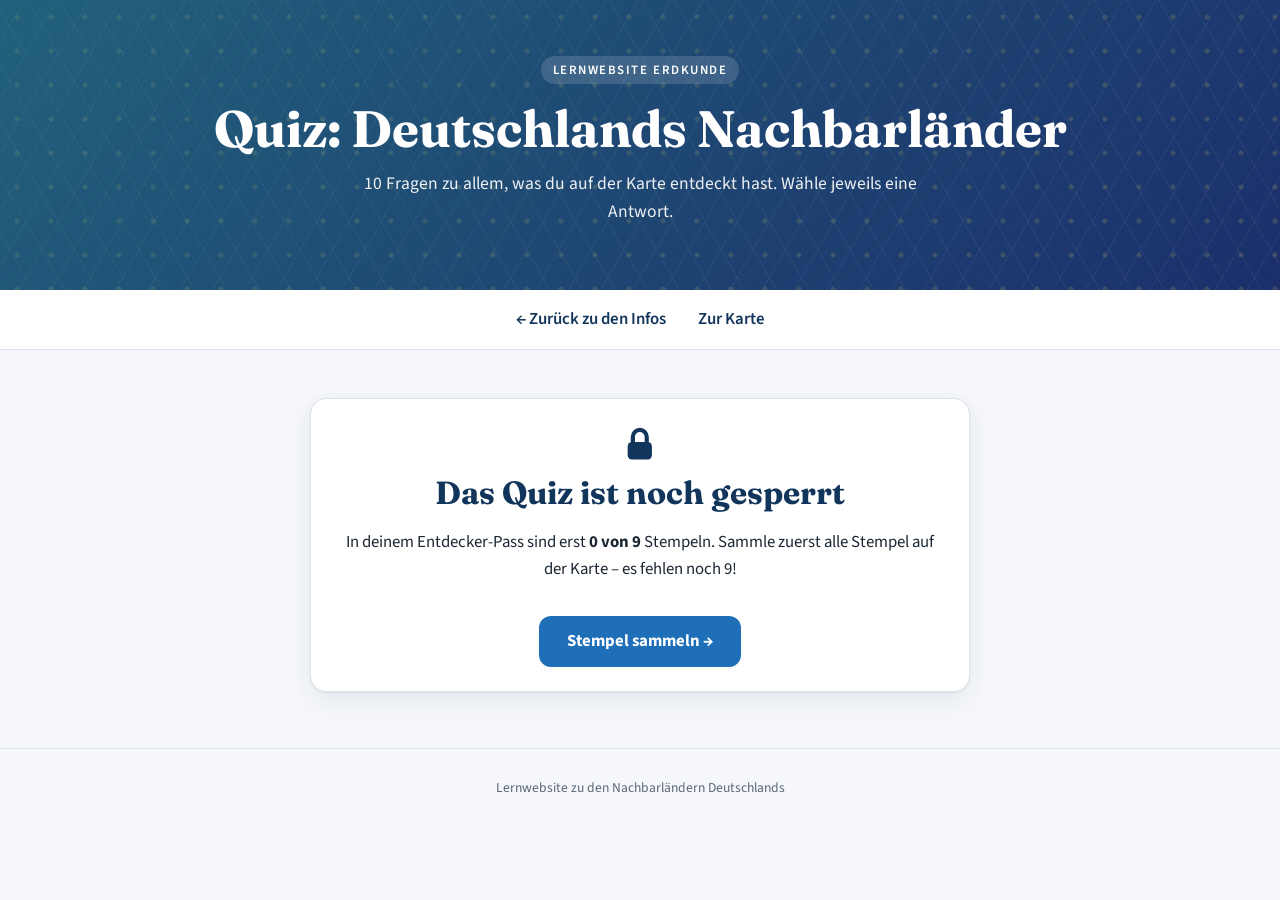
<file: quiz-nachbarlaender.html>
<!DOCTYPE html>
<html lang="de">
<head>
<meta charset="UTF-8">
<meta name="viewport" content="width=device-width, initial-scale=1">
<title>Quiz: Deutschlands Nachbarländer</title>
<link rel="preconnect" href="https://fonts.googleapis.com">
<link rel="preconnect" href="https://fonts.gstatic.com" crossorigin>
<link href="https://fonts.googleapis.com/css2?family=Fraunces:opsz,wght@9..144,600;9..144,700&family=Source+Sans+3:wght@400;600;700&display=swap" rel="stylesheet">
<link rel="stylesheet" href="style.css">
</head>
<body>

<header class="kopf-europa">
  <span class="vorzeile">Lernwebsite Erdkunde</span>
  <h1>Quiz: Deutschlands Nachbarländer</h1>
  <p>10 Fragen zu allem, was du auf der Karte entdeckt hast. Wähle jeweils eine Antwort.</p>
</header>

<nav>
  <a href="nachbarlaender.html">&larr; Zurück zu den Infos</a>
  <a href="nachbarlaender.html#karte">Zur Karte</a>
</nav>

<main>
  <section>
    <div class="quiz box" id="quiz-box"></div>
  </section>
</main>

<footer>
  Lernwebsite zu den Nachbarländern Deutschlands
</footer>

<script>
  const fragen = [
    { frage: "Wie viele Nachbarländer hat Deutschland?",
      antworten: ["7", "8", "9", "10"], richtig: 2,
      erklaerung: "Deutschland hat neun Nachbarländer." },
    { frage: "Welches Nachbarland liegt im Norden?",
      antworten: ["Dänemark", "Polen", "Niederlande", "Schweiz"], richtig: 0,
      erklaerung: "Im Norden grenzt nur Dänemark an Deutschland." },
    { frage: "Was ist die Hauptstadt von Tschechien?",
      antworten: ["Prag", "Warschau", "Wien", "Bern"], richtig: 0,
      erklaerung: "Die Hauptstadt von Tschechien ist Prag." },
    { frage: "Welches ist das kleinste Nachbarland Deutschlands?",
      antworten: ["Belgien", "Luxemburg", "Schweiz", "Dänemark"], richtig: 1,
      erklaerung: "Luxemburg ist mit etwa 2.600 km² das kleinste Nachbarland." },
    { frage: "Welches Nachbarland ist NICHT in der Europäischen Union?",
      antworten: ["Österreich", "Polen", "Schweiz", "Dänemark"], richtig: 2,
      erklaerung: "Die Schweiz ist das einzige Nachbarland, das nicht in der EU ist." },
    { frage: "Mit welchem Land hat Deutschland die kürzeste Grenze?",
      antworten: ["Luxemburg", "Dänemark", "Belgien", "Schweiz"], richtig: 1,
      erklaerung: "Die Grenze zu Dänemark ist nur 68 km lang." },
    { frage: "In welchem Land steht der Eiffelturm?",
      antworten: ["Belgien", "Frankreich", "Luxemburg", "Schweiz"], richtig: 1,
      erklaerung: "Der Eiffelturm steht in Paris, der Hauptstadt von Frankreich." },
    { frage: "Welcher Fluss bildet einen großen Teil der Grenze zu Polen?",
      antworten: ["Rhein", "Donau", "Oder", "Elbe"], richtig: 2,
      erklaerung: "Die Oder (und die Neiße) bilden einen großen Teil der Grenze zu Polen." },
    { frage: "In welchem Nachbarland zahlt man NICHT mit dem Euro?",
      antworten: ["Österreich", "Niederlande", "Dänemark", "Belgien"], richtig: 2,
      erklaerung: "In Dänemark zahlt man mit der Dänischen Krone." },
    { frage: "In welchem Nachbarland ist Deutsch eine Amtssprache?",
      antworten: ["Polen", "Österreich", "Niederlande", "Frankreich"], richtig: 1,
      erklaerung: "In Österreich spricht man Deutsch – genauso wie in der Schweiz, in Luxemburg und in Teilen Belgiens." },
  ];

  /* Vier Stufen für die Auswertung */
  const STUFEN = [
    { ab: 100, klasse: "stufe-profi", titel: "Europa-Profi!",
      text: "Alle Fragen richtig! Du kennst Deutschlands Nachbarländer wie deine Westentasche.",
      bild: `<svg viewBox="0 0 160 160" aria-hidden="true">
        <circle cx="80" cy="80" r="74" fill="#fff4d6"/>
        <g class="strahlen" fill="#ffd25e" opacity=".55">
          <path d="M80 6 86 40H74z"/><path d="M80 154 74 120h12z"/><path d="M6 80 40 74v12z"/><path d="M154 80 120 86V74z"/>
          <path d="M28 28 52 52l-8 8z"/><path d="M132 132 108 108l8-8z"/><path d="M132 28 116 60l-8-8z"/><path d="M28 132 44 100l8 8z"/>
        </g>
        <path d="M50 46h60v14c0 22-13 38-30 38S50 82 50 60z" fill="#f2b51b"/>
        <path d="M50 52H36c0 16 8 26 18 28" fill="none" stroke="#f2b51b" stroke-width="7" stroke-linecap="round"/>
        <path d="M110 52h14c0 16-8 26-18 28" fill="none" stroke="#f2b51b" stroke-width="7" stroke-linecap="round"/>
        <path d="M58 50h12v12c0 10 4 20 10 26-12-2-22-14-22-30z" fill="#fff" opacity=".35"/>
        <rect x="72" y="96" width="16" height="14" fill="#e0a312"/>
        <rect x="58" y="110" width="44" height="12" rx="3" fill="#c98b0b"/>
        <rect x="52" y="122" width="56" height="10" rx="3" fill="#a87106"/>
        <path d="M80 56l4.4 9 9.9 1.4-7.2 7 1.7 9.8L80 78.6l-8.8 4.6 1.7-9.8-7.2-7 9.9-1.4z" fill="#fff"/>
        <g class="funkeln" fill="#ffb800">
          <path d="M30 40l2 6 6 2-6 2-2 6-2-6-6-2 6-2z"/><path d="M128 36l1.6 4.4 4.4 1.6-4.4 1.6-1.6 4.4-1.6-4.4-4.4-1.6 4.4-1.6z"/>
          <path d="M132 104l2 6 6 2-6 2-2 6-2-6-6-2 6-2z"/>
        </g></svg>` },
    { ab: 80, klasse: "stufe-super", titel: "Super gemacht!",
      text: "Fast alles richtig – du bist schon richtig gut! Schau dir unten an, was noch nicht ganz geklappt hat.",
      bild: `<svg viewBox="0 0 160 160" aria-hidden="true">
        <circle cx="80" cy="80" r="74" fill="#e4effb"/>
        <path d="M58 100 46 146l14-8 10 12 8-44z" fill="#1f6fb8"/><path d="M102 100l12 46-14-8-10 12-8-44z" fill="#12355b"/>
        <path class="stern" d="M80 22l14.7 29.8 32.9 4.8-23.8 23.2 5.6 32.7L80 97l-29.4 15.5 5.6-32.7-23.8-23.2 32.9-4.8z" fill="#3a8be0"/>
        <path d="M80 36l9.8 19.9 21.9 3.2-15.8 15.5 3.7 21.8L80 86.1 60.4 96.4l3.7-21.8-15.8-15.5 21.9-3.2z" fill="#fff" opacity=".25"/>
        <g class="funkeln" fill="#3a8be0">
          <path d="M28 46l2 6 6 2-6 2-2 6-2-6-6-2 6-2z"/><path d="M134 54l1.6 4.4 4.4 1.6-4.4 1.6-1.6 4.4-1.6-4.4-4.4-1.6 4.4-1.6z"/>
        </g></svg>` },
    { ab: 50, klasse: "stufe-gut", titel: "Gut gemacht!",
      text: "Mehr als die Hälfte geschafft – du bist fast am Gipfel! Mit einem zweiten Blick auf die Karte klappt es noch besser.",
      bild: `<svg viewBox="0 0 160 160" aria-hidden="true">
        <circle cx="80" cy="80" r="74" fill="#e6f4ea"/>
        <path d="M14 128 62 52l22 32 16-22 46 66z" fill="#4f9a57"/>
        <path d="M62 52l10 16-6-2-6 6-6-4z" fill="#fff"/>
        <path d="M30 124c14-6 22-14 30-24s20-14 30-22" fill="none" stroke="#fff" stroke-width="3" stroke-dasharray="5 5" stroke-linecap="round"/>
        <line x1="90" y1="78" x2="90" y2="46" stroke="#12355b" stroke-width="3" stroke-linecap="round"/>
        <path class="fahne" d="M91 47h22l-6 7 6 7H91z" fill="#d9604a"/>
        <circle cx="90" cy="80" r="5" fill="#12355b"/>
      </svg>` },
    { ab: 0, klasse: "stufe-ueben", titel: "Weiter üben!",
      text: "Das war erst der Anfang. Erkunde die Nachbarländer auf der Karte noch einmal in Ruhe – dann klappt es beim nächsten Versuch bestimmt besser!",
      bild: `<svg viewBox="0 0 160 160" aria-hidden="true">
        <circle cx="80" cy="80" r="74" fill="#fdeee2"/>
        <circle cx="80" cy="80" r="46" fill="#fff" stroke="#e8963f" stroke-width="7"/>
        <g fill="#e8963f" font-family="Georgia, serif" font-weight="700" font-size="13" text-anchor="middle">
          <text x="80" y="47">N</text><text x="80" y="122">S</text><text x="117" y="85">O</text><text x="43" y="85">W</text>
        </g>
        <g class="nadel">
          <polygon points="80,52 87,80 80,76 73,80" fill="#d9604a"/>
          <polygon points="80,108 87,80 80,84 73,80" fill="#12355b"/>
        </g>
        <circle cx="80" cy="80" r="4.5" fill="#fff" stroke="#12355b" stroke-width="2"/>
      </svg>` },
  ];

  const box = document.getElementById("quiz-box");
  const BUCHSTABEN = ["A", "B", "C", "D"];
  const wenigBewegung = window.matchMedia("(prefers-reduced-motion: reduce)").matches;
  let reihenfolge = [];
  let index = 0;
  let punkte = 0;
  let protokoll = [];

  function mischen(liste) {
    const kopie = liste.slice();
    for (let i = kopie.length - 1; i > 0; i--) {
      const j = Math.floor(Math.random() * (i + 1));
      [kopie[i], kopie[j]] = [kopie[j], kopie[i]];
    }
    return kopie;
  }

  function starten() {
    reihenfolge = mischen(fragen);
    index = 0;
    punkte = 0;
    protokoll = [];
    zeigeFrage();
  }

  function punkteLeiste() {
    return `<div class="frage-punkte">${reihenfolge.map((_, i) => {
      const p = protokoll[i];
      const k = p ? (p.richtig ? "richtig" : "falsch") : (i === index ? "aktuell" : "");
      return `<i class="${k}"></i>`;
    }).join("")}</div>`;
  }

  function zeigeFrage() {
    const f = reihenfolge[index];
    box.innerHTML = `
      <div class="frage-kopf">
        <p class="frage-nr">Frage ${index + 1} von ${reihenfolge.length}</p>
        ${punkteLeiste()}
      </div>
      <p class="frage einblenden">${f.frage}</p>
      <div class="antworten">
        ${f.antworten.map((a, i) => `<button data-i="${i}"><span class="buchstabe">${BUCHSTABEN[i]}</span>${a}</button>`).join("")}
      </div>
      <div class="rueckmeldung" id="rueckmeldung" aria-live="polite"></div>
    `;
    box.querySelectorAll(".antworten button").forEach(btn => {
      btn.addEventListener("click", () => antworten(Number(btn.dataset.i)));
    });
  }

  function antworten(gewaehlt) {
    const f = reihenfolge[index];
    const knoepfe = box.querySelectorAll(".antworten button");
    knoepfe.forEach(b => b.disabled = true);
    knoepfe[f.richtig].classList.add("richtig");
    const richtig = gewaehlt === f.richtig;
    protokoll[index] = { frage: f, gewaehlt, richtig };
    box.querySelector(".frage-punkte").outerHTML = punkteLeiste();

    const rm = document.getElementById("rueckmeldung");
    if (richtig) {
      punkte++;
      rm.className = "rueckmeldung richtig";
      rm.innerHTML = "<strong>Richtig!</strong> " + f.erklaerung;
    } else {
      knoepfe[gewaehlt].classList.add("falsch");
      rm.className = "rueckmeldung falsch";
      rm.innerHTML = "<strong>Leider falsch.</strong> " + f.erklaerung;
    }

    const weiter = document.createElement("button");
    weiter.className = "knopf";
    weiter.textContent = index < reihenfolge.length - 1 ? "Nächste Frage →" : "Zur Auswertung →";
    weiter.addEventListener("click", () => {
      index++;
      if (index < reihenfolge.length) zeigeFrage(); else zeigeErgebnis();
    });
    box.appendChild(weiter);
    weiter.focus({ preventScroll: true });
  }

  function zeigeErgebnis() {
    const gesamt = reihenfolge.length;
    const prozent = Math.round(punkte / gesamt * 100);
    const stufe = STUFEN.find(s => prozent >= s.ab);
    const umfang = 2 * Math.PI * 52;

    box.innerHTML = `
      <div class="ergebnis ${stufe.klasse}">
        <div class="ergebnis-oben">
          <div class="ergebnis-bild">${stufe.bild}</div>
          <div class="ring">
            <svg viewBox="0 0 120 120" aria-hidden="true">
              <circle cx="60" cy="60" r="52" class="ring-spur"/>
              <circle cx="60" cy="60" r="52" class="ring-wert" stroke-dasharray="${umfang}" stroke-dashoffset="${umfang}"/>
            </svg>
            <div class="ring-text"><strong id="ring-zahl">0</strong><span>von ${gesamt}</span></div>
          </div>
        </div>
        <p class="ergebnis-stufe">${prozent} % richtig</p>
        <h2>${stufe.titel}</h2>
        <p class="ergebnis-text">${stufe.text}</p>
        <div class="stufen-skala" aria-label="Bewertungsstufen">
          ${STUFEN.slice().reverse().map(s => `<span class="${s === stufe ? "an" : ""} ${s.klasse}">${s.ab === 100 ? "100 %" : s.ab === 0 ? "unter 50 %" : `ab ${s.ab} %`}</span>`).join("")}
        </div>
        <div class="ergebnis-knoepfe">
          <button class="knopf" id="neustart">Quiz nochmal spielen</button>
          <a class="knopf knopf-hell" href="nachbarlaender.html#karte">Zurück zur Karte</a>
        </div>
        <details class="auswertung" ${prozent < 100 ? "open" : ""}>
          <summary>Deine Antworten ansehen</summary>
          <ol>
            ${protokoll.map(p => `
              <li class="${p.richtig ? "richtig" : "falsch"}">
                <span class="symbol">${p.richtig ? "✓" : "✗"}</span>
                <div>
                  <strong>${p.frage.frage}</strong>
                  ${p.richtig
                    ? `<span>Deine Antwort: ${p.frage.antworten[p.gewaehlt]}</span>`
                    : `<span>Deine Antwort: ${p.frage.antworten[p.gewaehlt]} · Richtig: <b>${p.frage.antworten[p.frage.richtig]}</b></span>`}
                </div>
              </li>`).join("")}
          </ol>
        </details>
      </div>
    `;
    document.getElementById("neustart").addEventListener("click", starten);

    // Ring füllen und Zahl hochzählen
    const ring = box.querySelector(".ring-wert");
    const zahl = document.getElementById("ring-zahl");
    requestAnimationFrame(() => requestAnimationFrame(() => {
      ring.style.strokeDashoffset = umfang * (1 - punkte / gesamt);
    }));
    if (wenigBewegung) { zahl.textContent = punkte; }
    else {
      let n = 0;
      const t = setInterval(() => {
        if (n >= punkte) { clearInterval(t); return; }
        n++; zahl.textContent = n;
      }, 1200 / Math.max(punkte, 1));
    }
    if (prozent === 100) setTimeout(konfetti, 400);
  }

  function konfetti() {
    if (wenigBewegung) return;
    const farben = ["#3a74c9", "#4ba3c7", "#2a9d8f", "#d9604a", "#e8963f", "#8462b8", "#4f9a57", "#f2b51b"];
    const huelle = document.createElement("div");
    huelle.className = "konfetti";
    for (let i = 0; i < 110; i++) {
      const s = document.createElement("span");
      s.style.left = Math.random() * 100 + "vw";
      s.style.background = farben[i % farben.length];
      s.style.animationDuration = 1.8 + Math.random() * 1.8 + "s";
      s.style.animationDelay = Math.random() * 0.6 + "s";
      s.style.setProperty("--drift", (Math.random() * 160 - 80) + "px");
      s.style.width = 6 + Math.random() * 6 + "px";
      s.style.height = 8 + Math.random() * 8 + "px";
      huelle.appendChild(s);
    }
    document.body.appendChild(huelle);
    setTimeout(() => huelle.remove(), 4500);
  }

  // Das Quiz ist erst freigeschaltet, wenn auf der Infoseite alle 9 Stempel gesammelt wurden.
  // Kann der Browser nichts speichern, bleibt das Quiz offen, damit niemand ausgesperrt wird.
  function gesammelteStempel() {
    try {
      const liste = JSON.parse(localStorage.getItem("nachbarlaender-entdeckt") || "[]");
      return Array.isArray(liste) ? new Set(liste).size : 0;
    } catch (e) { return 9; }
  }

  function zeigeGesperrt(anzahl) {
    const rest = 9 - anzahl;
    box.innerHTML = `
      <div class="quiz-gesperrt">
        <div class="schloss-gross"><svg class="schloss" viewBox="0 0 24 24" aria-hidden="true"><rect x="5" y="11" width="14" height="10" rx="2.5" fill="currentColor"/><path d="M8 11V8a4 4 0 0 1 8 0v3" fill="none" stroke="currentColor" stroke-width="2.4" stroke-linecap="round"/></svg></div>
        <h2>Das Quiz ist noch gesperrt</h2>
        <p>In deinem Entdecker-Pass sind erst <strong>${anzahl} von 9</strong> Stempeln.
           Sammle zuerst alle Stempel auf der Karte – es fehlen noch ${rest}!</p>
        <a class="knopf" href="nachbarlaender.html#karte">Stempel sammeln &rarr;</a>
      </div>`;
  }

  const anzahl = gesammelteStempel();
  if (anzahl >= 9) starten(); else zeigeGesperrt(anzahl);
</script>
</body>
</html>
</file>
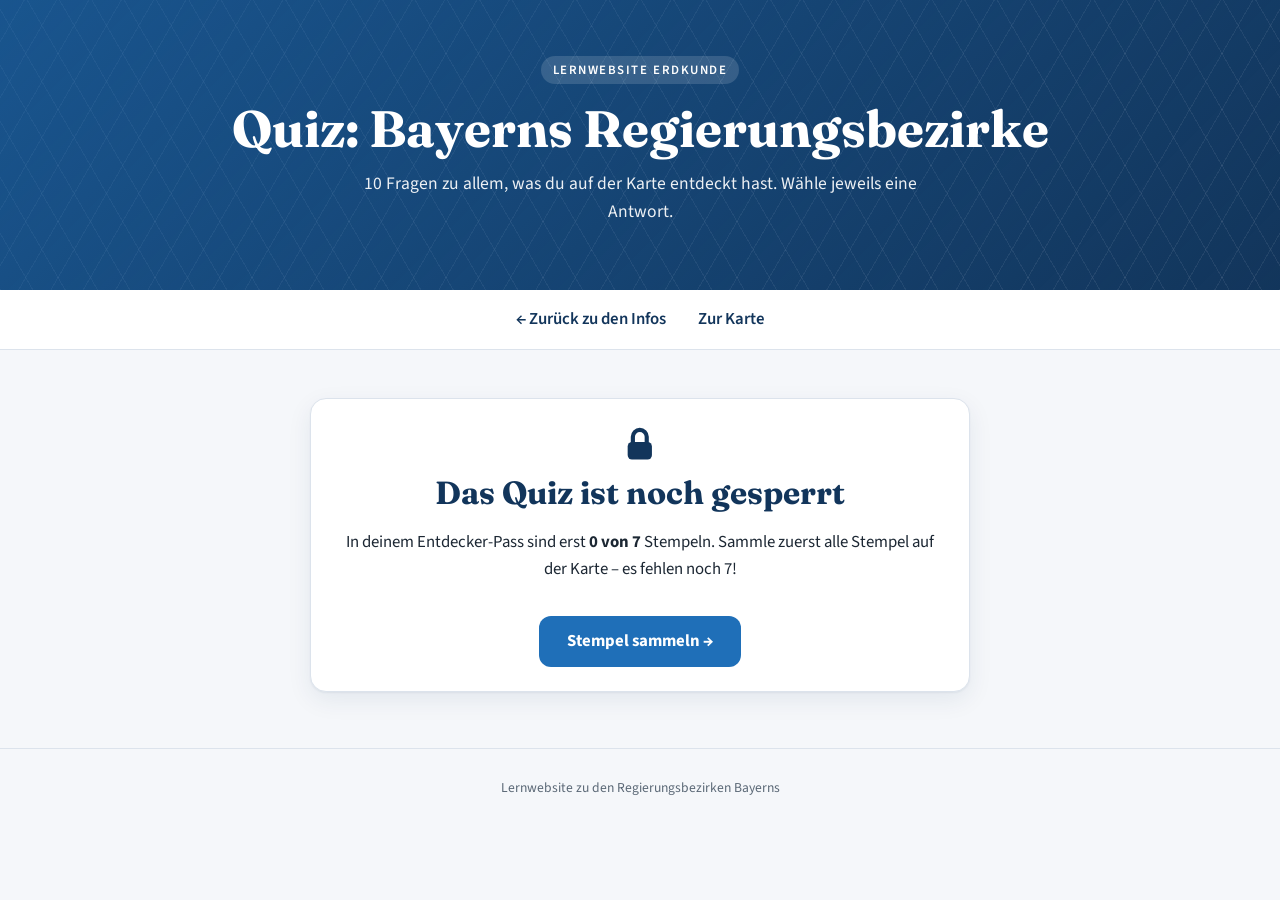
<file: quiz.html>
<!DOCTYPE html>
<html lang="de">
<head>
<meta charset="UTF-8">
<meta name="viewport" content="width=device-width, initial-scale=1">
<title>Quiz: Bayerns Regierungsbezirke</title>
<link rel="preconnect" href="https://fonts.googleapis.com">
<link rel="preconnect" href="https://fonts.gstatic.com" crossorigin>
<link href="https://fonts.googleapis.com/css2?family=Fraunces:opsz,wght@9..144,600;9..144,700&family=Source+Sans+3:wght@400;600;700&display=swap" rel="stylesheet">
<link rel="stylesheet" href="style.css">
</head>
<body>

<header>
  <span class="vorzeile">Lernwebsite Erdkunde</span>
  <h1>Quiz: Bayerns Regierungsbezirke</h1>
  <p>10 Fragen zu allem, was du auf der Karte entdeckt hast. Wähle jeweils eine Antwort.</p>
</header>

<nav>
  <a href="index.html">&larr; Zurück zu den Infos</a>
  <a href="index.html#karte">Zur Karte</a>
</nav>

<main>
  <section>
    <div class="quiz box" id="quiz-box"></div>
  </section>
</main>

<footer>
  Lernwebsite zu den Regierungsbezirken Bayerns
</footer>

<script>
  const fragen = [
    { frage: "Wie viele Regierungsbezirke hat Bayern?",
      antworten: ["5", "7", "9", "10"], richtig: 1,
      erklaerung: "Bayern hat sieben Regierungsbezirke." },
    { frage: "Welche Stadt ist der Regierungssitz von Mittelfranken?",
      antworten: ["Nürnberg", "Erlangen", "Ansbach", "Fürth"], richtig: 2,
      erklaerung: "Der Regierungssitz ist Ansbach – auch wenn Nürnberg die größte Stadt ist." },
    { frage: "Welcher Regierungsbezirk ist der größte (nach Fläche und Einwohnern)?",
      antworten: ["Schwaben", "Niederbayern", "Mittelfranken", "Oberbayern"], richtig: 3,
      erklaerung: "Oberbayern ist mit ca. 17.500 km² und rund 4,77 Mio. Einwohnern der größte Bezirk." },
    { frage: "Regensburg ist der Regierungssitz von …",
      antworten: ["Niederbayern", "Oberpfalz", "Oberfranken", "Oberbayern"], richtig: 1,
      erklaerung: "Regensburg ist der Sitz der Regierung der Oberpfalz." },
    { frage: "Welcher Regierungsbezirk ist für den Frankenwein im „Bocksbeutel“ bekannt?",
      antworten: ["Unterfranken", "Oberfranken", "Schwaben", "Oberpfalz"], richtig: 0,
      erklaerung: "Der Frankenwein wächst vor allem am Main in Unterfranken." },
    { frage: "In welchem Regierungsbezirk liegt Schloss Neuschwanstein?",
      antworten: ["Oberbayern", "Niederbayern", "Schwaben", "Mittelfranken"], richtig: 2,
      erklaerung: "Neuschwanstein liegt im Allgäu – und das gehört zu Schwaben." },
    { frage: "Welche Stadt ist der Regierungssitz von Oberfranken?",
      antworten: ["Bamberg", "Bayreuth", "Coburg", "Hof"], richtig: 1,
      erklaerung: "Regierungssitz ist Bayreuth, die Stadt der Richard-Wagner-Festspiele." },
    { frage: "In welchem Regierungsbezirk liegt der erste Nationalpark Deutschlands?",
      antworten: ["Oberbayern", "Oberpfalz", "Unterfranken", "Niederbayern"], richtig: 3,
      erklaerung: "Der Nationalpark Bayerischer Wald (1970) liegt in Niederbayern." },
    { frage: "Welche Stadt ist der Regierungssitz von Niederbayern?",
      antworten: ["Passau", "Straubing", "Landshut", "Deggendorf"], richtig: 2,
      erklaerung: "Der Regierungssitz von Niederbayern ist Landshut." },
    { frage: "Wie viele Regierungsbezirke tragen „Franken“ im Namen?",
      antworten: ["2", "3", "4", "1"], richtig: 1,
      erklaerung: "Drei: Unterfranken, Oberfranken und Mittelfranken." },
  ];

  /* Vier Stufen für die Auswertung */
  const STUFEN = [
    { ab: 100, klasse: "stufe-profi", titel: "Bayern-Profi!",
      text: "Alle Fragen richtig! Du kennst Bayerns Regierungsbezirke wie deine Westentasche.",
      bild: `<svg viewBox="0 0 160 160" aria-hidden="true">
        <circle cx="80" cy="80" r="74" fill="#fff4d6"/>
        <g class="strahlen" fill="#ffd25e" opacity=".55">
          <path d="M80 6 86 40H74z"/><path d="M80 154 74 120h12z"/><path d="M6 80 40 74v12z"/><path d="M154 80 120 86V74z"/>
          <path d="M28 28 52 52l-8 8z"/><path d="M132 132 108 108l8-8z"/><path d="M132 28 116 60l-8-8z"/><path d="M28 132 44 100l8 8z"/>
        </g>
        <path d="M50 46h60v14c0 22-13 38-30 38S50 82 50 60z" fill="#f2b51b"/>
        <path d="M50 52H36c0 16 8 26 18 28" fill="none" stroke="#f2b51b" stroke-width="7" stroke-linecap="round"/>
        <path d="M110 52h14c0 16-8 26-18 28" fill="none" stroke="#f2b51b" stroke-width="7" stroke-linecap="round"/>
        <path d="M58 50h12v12c0 10 4 20 10 26-12-2-22-14-22-30z" fill="#fff" opacity=".35"/>
        <rect x="72" y="96" width="16" height="14" fill="#e0a312"/>
        <rect x="58" y="110" width="44" height="12" rx="3" fill="#c98b0b"/>
        <rect x="52" y="122" width="56" height="10" rx="3" fill="#a87106"/>
        <path d="M80 56l4.4 9 9.9 1.4-7.2 7 1.7 9.8L80 78.6l-8.8 4.6 1.7-9.8-7.2-7 9.9-1.4z" fill="#fff"/>
        <g class="funkeln" fill="#ffb800">
          <path d="M30 40l2 6 6 2-6 2-2 6-2-6-6-2 6-2z"/><path d="M128 36l1.6 4.4 4.4 1.6-4.4 1.6-1.6 4.4-1.6-4.4-4.4-1.6 4.4-1.6z"/>
          <path d="M132 104l2 6 6 2-6 2-2 6-2-6-6-2 6-2z"/>
        </g></svg>` },
    { ab: 80, klasse: "stufe-super", titel: "Super gemacht!",
      text: "Fast alles richtig – du bist schon richtig gut! Schau dir unten an, was noch nicht ganz geklappt hat.",
      bild: `<svg viewBox="0 0 160 160" aria-hidden="true">
        <circle cx="80" cy="80" r="74" fill="#e4effb"/>
        <path d="M58 100 46 146l14-8 10 12 8-44z" fill="#1f6fb8"/><path d="M102 100l12 46-14-8-10 12-8-44z" fill="#12355b"/>
        <path class="stern" d="M80 22l14.7 29.8 32.9 4.8-23.8 23.2 5.6 32.7L80 97l-29.4 15.5 5.6-32.7-23.8-23.2 32.9-4.8z" fill="#3a8be0"/>
        <path d="M80 36l9.8 19.9 21.9 3.2-15.8 15.5 3.7 21.8L80 86.1 60.4 96.4l3.7-21.8-15.8-15.5 21.9-3.2z" fill="#fff" opacity=".25"/>
        <g class="funkeln" fill="#3a8be0">
          <path d="M28 46l2 6 6 2-6 2-2 6-2-6-6-2 6-2z"/><path d="M134 54l1.6 4.4 4.4 1.6-4.4 1.6-1.6 4.4-1.6-4.4-4.4-1.6 4.4-1.6z"/>
        </g></svg>` },
    { ab: 50, klasse: "stufe-gut", titel: "Gut gemacht!",
      text: "Mehr als die Hälfte geschafft – du bist fast am Gipfel! Mit einem zweiten Blick auf die Karte klappt es noch besser.",
      bild: `<svg viewBox="0 0 160 160" aria-hidden="true">
        <circle cx="80" cy="80" r="74" fill="#e6f4ea"/>
        <path d="M14 128 62 52l22 32 16-22 46 66z" fill="#4f9a57"/>
        <path d="M62 52l10 16-6-2-6 6-6-4z" fill="#fff"/>
        <path d="M30 124c14-6 22-14 30-24s20-14 30-22" fill="none" stroke="#fff" stroke-width="3" stroke-dasharray="5 5" stroke-linecap="round"/>
        <line x1="90" y1="78" x2="90" y2="46" stroke="#12355b" stroke-width="3" stroke-linecap="round"/>
        <path class="fahne" d="M91 47h22l-6 7 6 7H91z" fill="#d9604a"/>
        <circle cx="90" cy="80" r="5" fill="#12355b"/>
      </svg>` },
    { ab: 0, klasse: "stufe-ueben", titel: "Weiter üben!",
      text: "Das war erst der Anfang. Erkunde die Bezirke auf der Karte noch einmal in Ruhe – dann klappt es beim nächsten Versuch bestimmt besser!",
      bild: `<svg viewBox="0 0 160 160" aria-hidden="true">
        <circle cx="80" cy="80" r="74" fill="#fdeee2"/>
        <circle cx="80" cy="80" r="46" fill="#fff" stroke="#e8963f" stroke-width="7"/>
        <g fill="#e8963f" font-family="Georgia, serif" font-weight="700" font-size="13" text-anchor="middle">
          <text x="80" y="47">N</text><text x="80" y="122">S</text><text x="117" y="85">O</text><text x="43" y="85">W</text>
        </g>
        <g class="nadel">
          <polygon points="80,52 87,80 80,76 73,80" fill="#d9604a"/>
          <polygon points="80,108 87,80 80,84 73,80" fill="#12355b"/>
        </g>
        <circle cx="80" cy="80" r="4.5" fill="#fff" stroke="#12355b" stroke-width="2"/>
      </svg>` },
  ];

  const box = document.getElementById("quiz-box");
  const BUCHSTABEN = ["A", "B", "C", "D"];
  const wenigBewegung = window.matchMedia("(prefers-reduced-motion: reduce)").matches;
  let reihenfolge = [];
  let index = 0;
  let punkte = 0;
  let protokoll = [];

  function mischen(liste) {
    const kopie = liste.slice();
    for (let i = kopie.length - 1; i > 0; i--) {
      const j = Math.floor(Math.random() * (i + 1));
      [kopie[i], kopie[j]] = [kopie[j], kopie[i]];
    }
    return kopie;
  }

  function starten() {
    reihenfolge = mischen(fragen);
    index = 0;
    punkte = 0;
    protokoll = [];
    zeigeFrage();
  }

  function punkteLeiste() {
    return `<div class="frage-punkte">${reihenfolge.map((_, i) => {
      const p = protokoll[i];
      const k = p ? (p.richtig ? "richtig" : "falsch") : (i === index ? "aktuell" : "");
      return `<i class="${k}"></i>`;
    }).join("")}</div>`;
  }

  function zeigeFrage() {
    const f = reihenfolge[index];
    box.innerHTML = `
      <div class="frage-kopf">
        <p class="frage-nr">Frage ${index + 1} von ${reihenfolge.length}</p>
        ${punkteLeiste()}
      </div>
      <p class="frage einblenden">${f.frage}</p>
      <div class="antworten">
        ${f.antworten.map((a, i) => `<button data-i="${i}"><span class="buchstabe">${BUCHSTABEN[i]}</span>${a}</button>`).join("")}
      </div>
      <div class="rueckmeldung" id="rueckmeldung" aria-live="polite"></div>
    `;
    box.querySelectorAll(".antworten button").forEach(btn => {
      btn.addEventListener("click", () => antworten(Number(btn.dataset.i)));
    });
  }

  function antworten(gewaehlt) {
    const f = reihenfolge[index];
    const knoepfe = box.querySelectorAll(".antworten button");
    knoepfe.forEach(b => b.disabled = true);
    knoepfe[f.richtig].classList.add("richtig");
    const richtig = gewaehlt === f.richtig;
    protokoll[index] = { frage: f, gewaehlt, richtig };
    box.querySelector(".frage-punkte").outerHTML = punkteLeiste();

    const rm = document.getElementById("rueckmeldung");
    if (richtig) {
      punkte++;
      rm.className = "rueckmeldung richtig";
      rm.innerHTML = "<strong>Richtig!</strong> " + f.erklaerung;
    } else {
      knoepfe[gewaehlt].classList.add("falsch");
      rm.className = "rueckmeldung falsch";
      rm.innerHTML = "<strong>Leider falsch.</strong> " + f.erklaerung;
    }

    const weiter = document.createElement("button");
    weiter.className = "knopf";
    weiter.textContent = index < reihenfolge.length - 1 ? "Nächste Frage →" : "Zur Auswertung →";
    weiter.addEventListener("click", () => {
      index++;
      if (index < reihenfolge.length) zeigeFrage(); else zeigeErgebnis();
    });
    box.appendChild(weiter);
    weiter.focus({ preventScroll: true });
  }

  function zeigeErgebnis() {
    const gesamt = reihenfolge.length;
    const prozent = Math.round(punkte / gesamt * 100);
    const stufe = STUFEN.find(s => prozent >= s.ab);
    const umfang = 2 * Math.PI * 52;

    box.innerHTML = `
      <div class="ergebnis ${stufe.klasse}">
        <div class="ergebnis-oben">
          <div class="ergebnis-bild">${stufe.bild}</div>
          <div class="ring">
            <svg viewBox="0 0 120 120" aria-hidden="true">
              <circle cx="60" cy="60" r="52" class="ring-spur"/>
              <circle cx="60" cy="60" r="52" class="ring-wert" stroke-dasharray="${umfang}" stroke-dashoffset="${umfang}"/>
            </svg>
            <div class="ring-text"><strong id="ring-zahl">0</strong><span>von ${gesamt}</span></div>
          </div>
        </div>
        <p class="ergebnis-stufe">${prozent} % richtig</p>
        <h2>${stufe.titel}</h2>
        <p class="ergebnis-text">${stufe.text}</p>
        <div class="stufen-skala" aria-label="Bewertungsstufen">
          ${STUFEN.slice().reverse().map(s => `<span class="${s === stufe ? "an" : ""} ${s.klasse}">${s.ab === 100 ? "100 %" : s.ab === 0 ? "unter 50 %" : `ab ${s.ab} %`}</span>`).join("")}
        </div>
        <div class="ergebnis-knoepfe">
          <button class="knopf" id="neustart">Quiz nochmal spielen</button>
          <a class="knopf knopf-hell" href="index.html#karte">Zurück zur Karte</a>
        </div>
        <details class="auswertung" ${prozent < 100 ? "open" : ""}>
          <summary>Deine Antworten ansehen</summary>
          <ol>
            ${protokoll.map(p => `
              <li class="${p.richtig ? "richtig" : "falsch"}">
                <span class="symbol">${p.richtig ? "✓" : "✗"}</span>
                <div>
                  <strong>${p.frage.frage}</strong>
                  ${p.richtig
                    ? `<span>Deine Antwort: ${p.frage.antworten[p.gewaehlt]}</span>`
                    : `<span>Deine Antwort: ${p.frage.antworten[p.gewaehlt]} · Richtig: <b>${p.frage.antworten[p.frage.richtig]}</b></span>`}
                </div>
              </li>`).join("")}
          </ol>
        </details>
      </div>
    `;
    document.getElementById("neustart").addEventListener("click", starten);

    // Ring füllen und Zahl hochzählen
    const ring = box.querySelector(".ring-wert");
    const zahl = document.getElementById("ring-zahl");
    requestAnimationFrame(() => requestAnimationFrame(() => {
      ring.style.strokeDashoffset = umfang * (1 - punkte / gesamt);
    }));
    if (wenigBewegung) { zahl.textContent = punkte; }
    else {
      let n = 0;
      const t = setInterval(() => {
        if (n >= punkte) { clearInterval(t); return; }
        n++; zahl.textContent = n;
      }, 1200 / Math.max(punkte, 1));
    }
    if (prozent === 100) setTimeout(konfetti, 400);
  }

  function konfetti() {
    if (wenigBewegung) return;
    const farben = ["#3a74c9", "#4ba3c7", "#2a9d8f", "#d9604a", "#e8963f", "#8462b8", "#4f9a57", "#f2b51b"];
    const huelle = document.createElement("div");
    huelle.className = "konfetti";
    for (let i = 0; i < 110; i++) {
      const s = document.createElement("span");
      s.style.left = Math.random() * 100 + "vw";
      s.style.background = farben[i % farben.length];
      s.style.animationDuration = 1.8 + Math.random() * 1.8 + "s";
      s.style.animationDelay = Math.random() * 0.6 + "s";
      s.style.setProperty("--drift", (Math.random() * 160 - 80) + "px");
      s.style.width = 6 + Math.random() * 6 + "px";
      s.style.height = 8 + Math.random() * 8 + "px";
      huelle.appendChild(s);
    }
    document.body.appendChild(huelle);
    setTimeout(() => huelle.remove(), 4500);
  }

  // Das Quiz ist erst freigeschaltet, wenn auf der Infoseite alle 7 Stempel gesammelt wurden.
  // Kann der Browser nichts speichern, bleibt das Quiz offen, damit niemand ausgesperrt wird.
  function gesammelteStempel() {
    try {
      const liste = JSON.parse(localStorage.getItem("bayern-regierungsbezirke-entdeckt") || "[]");
      return Array.isArray(liste) ? new Set(liste).size : 0;
    } catch (e) { return 7; }
  }

  function zeigeGesperrt(anzahl) {
    const rest = 7 - anzahl;
    box.innerHTML = `
      <div class="quiz-gesperrt">
        <div class="schloss-gross"><svg class="schloss" viewBox="0 0 24 24" aria-hidden="true"><rect x="5" y="11" width="14" height="10" rx="2.5" fill="currentColor"/><path d="M8 11V8a4 4 0 0 1 8 0v3" fill="none" stroke="currentColor" stroke-width="2.4" stroke-linecap="round"/></svg></div>
        <h2>Das Quiz ist noch gesperrt</h2>
        <p>In deinem Entdecker-Pass sind erst <strong>${anzahl} von 7</strong> Stempeln.
           Sammle zuerst alle Stempel auf der Karte – es fehlen noch ${rest}!</p>
        <a class="knopf" href="index.html#karte">Stempel sammeln &rarr;</a>
      </div>`;
  }

  const anzahl = gesammelteStempel();
  if (anzahl >= 7) starten(); else zeigeGesperrt(anzahl);
</script>
</body>
</html>
</file>
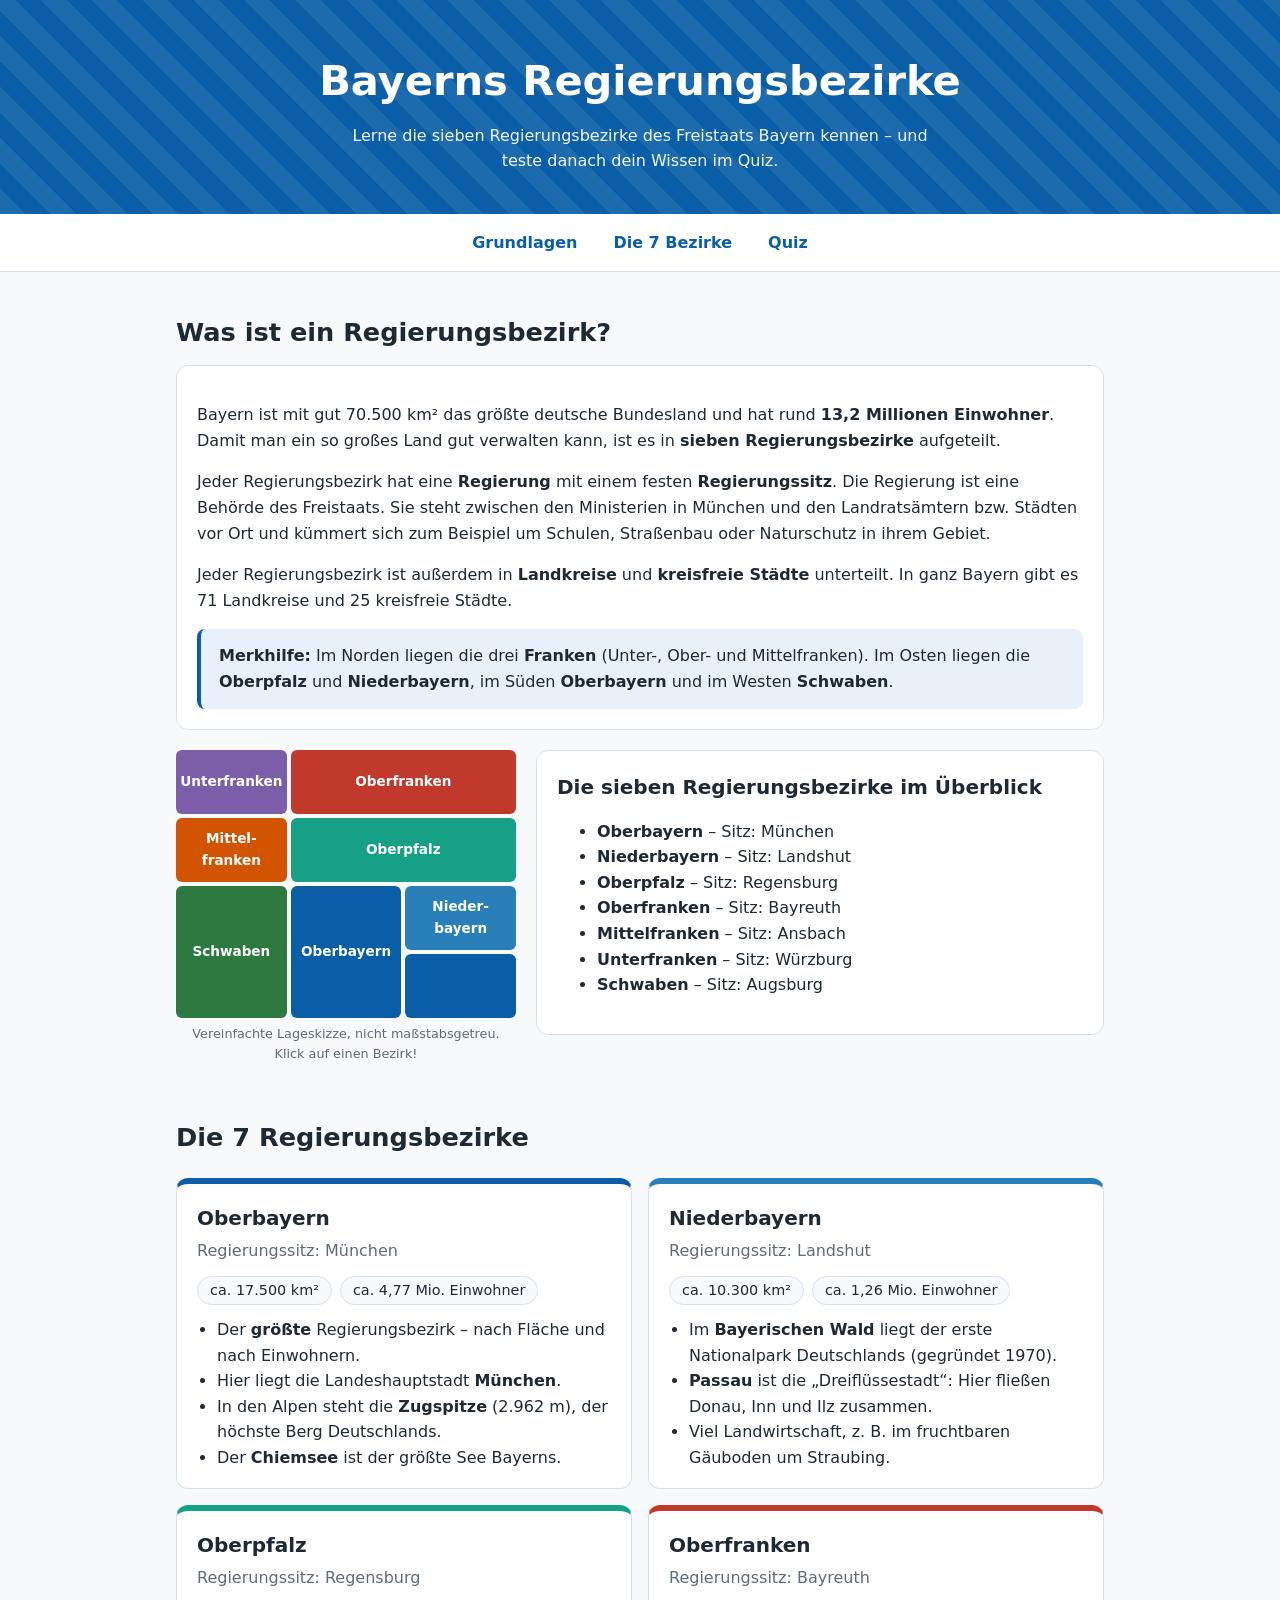
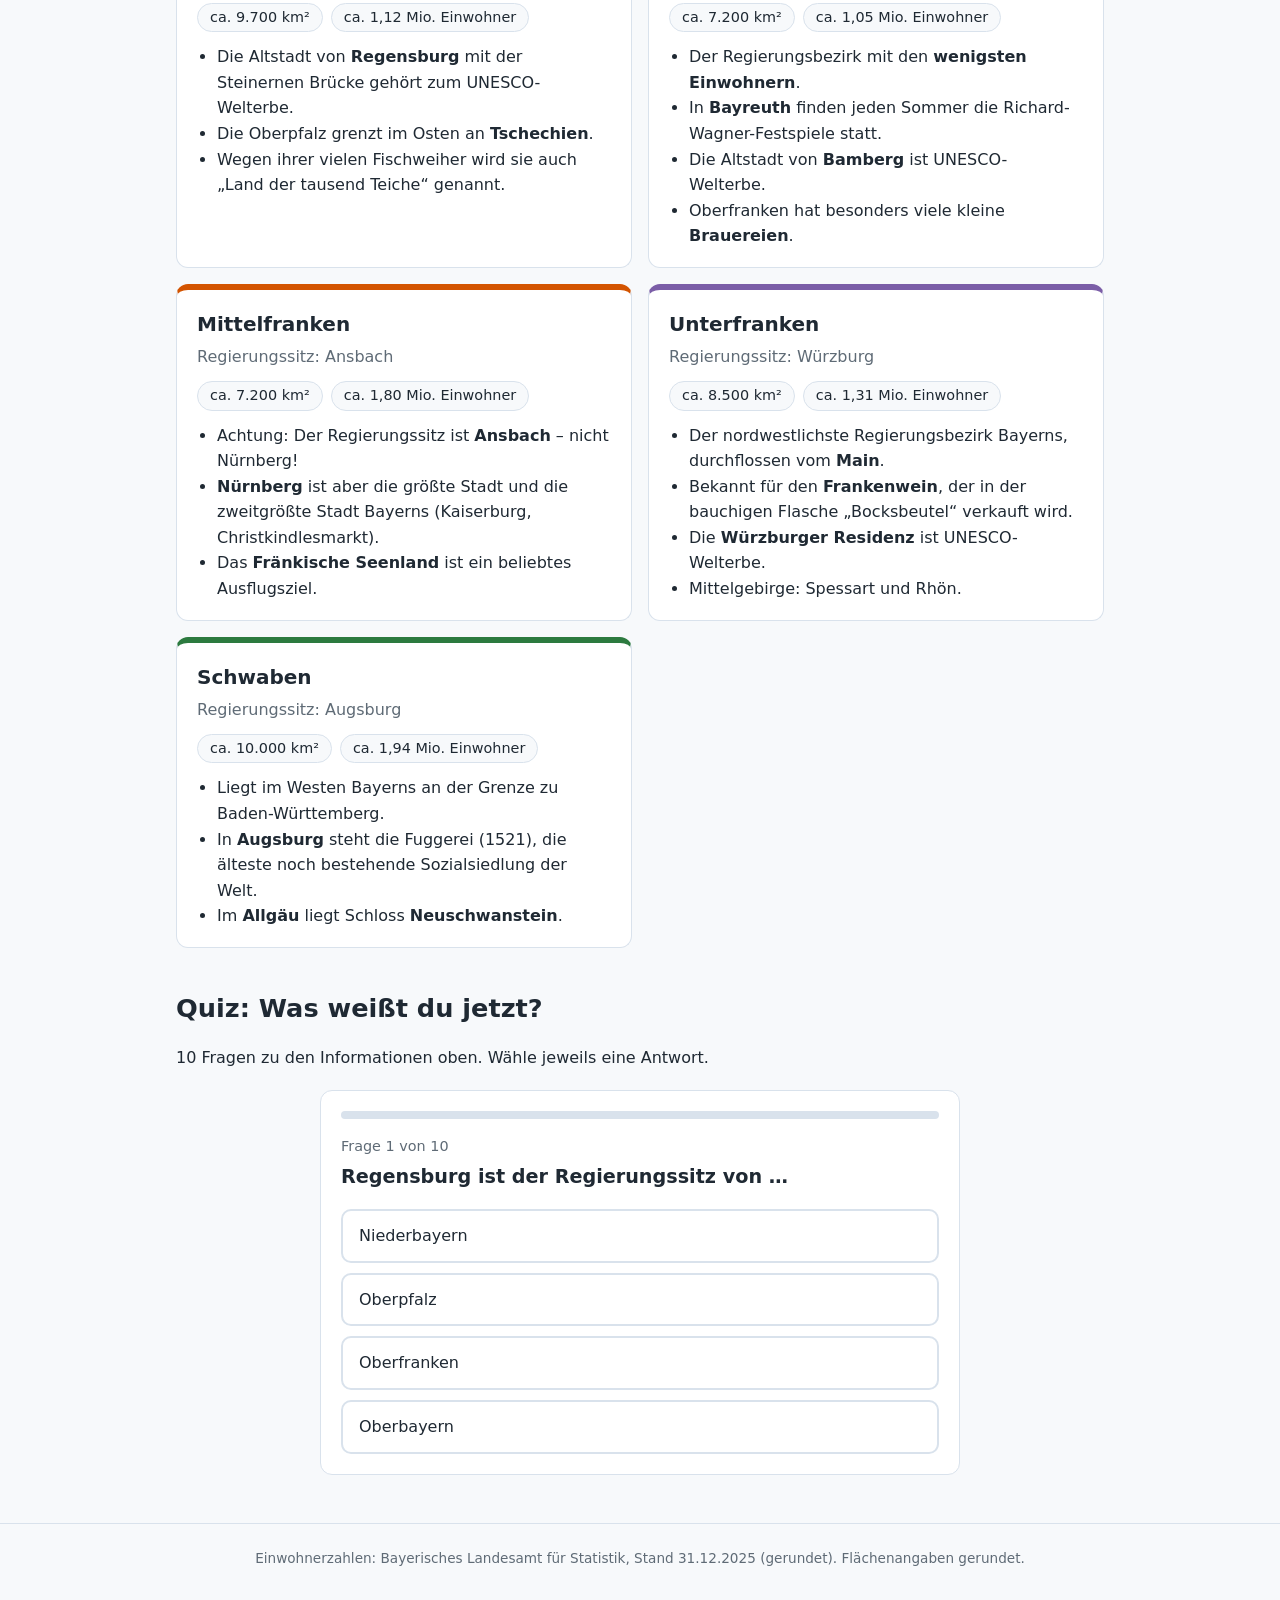
<file: RegBez.html>
<!DOCTYPE html>
<html lang="de">
<head>
<meta charset="UTF-8">
<meta name="viewport" content="width=device-width, initial-scale=1">
<title>Bayerns Regierungsbezirke</title>
<style>
  :root {
    --blau: #0a5ea8;
    --blau-hell: #e8f1fa;
    --text: #1f2933;
    --grau: #5f6b76;
    --rand: #d9e2ec;
    --hintergrund: #f7f9fb;
    --karte: #ffffff;
    --richtig: #1e8e3e;
    --richtig-hell: #e6f4ea;
    --falsch: #c5221f;
    --falsch-hell: #fce8e6;
  }
  * { box-sizing: border-box; }
  body {
    margin: 0;
    font-family: system-ui, -apple-system, "Segoe UI", Roboto, sans-serif;
    color: var(--text);
    background: var(--hintergrund);
    line-height: 1.6;
  }
  header {
    background: var(--blau);
    background-image: repeating-linear-gradient(45deg, rgba(255,255,255,.08) 0 18px, transparent 18px 36px);
    color: #fff;
    padding: 48px 16px 40px;
    text-align: center;
  }
  header h1 { margin: 0 0 8px; font-size: clamp(1.8rem, 5vw, 2.6rem); }
  header p { margin: 0 auto; max-width: 620px; opacity: .95; }
  nav {
    position: sticky; top: 0; z-index: 10;
    background: #fff; border-bottom: 1px solid var(--rand);
    display: flex; justify-content: center; gap: 8px; padding: 10px 16px;
  }
  nav a {
    color: var(--blau); text-decoration: none; font-weight: 600;
    padding: 6px 14px; border-radius: 999px;
  }
  nav a:hover { background: var(--blau-hell); }
  main { max-width: 960px; margin: 0 auto; padding: 0 16px 48px; }
  section { padding-top: 40px; }
  h2 { font-size: 1.6rem; margin: 0 0 12px; }
  h3 { margin: 0 0 4px; font-size: 1.25rem; }
  .box {
    background: var(--karte); border: 1px solid var(--rand);
    border-radius: 12px; padding: 20px;
  }
  .merke {
    background: var(--blau-hell); border-left: 4px solid var(--blau);
    border-radius: 8px; padding: 14px 18px; margin-top: 16px;
  }

  /* Lageskizze */
  .skizze-wrap { display: grid; gap: 20px; grid-template-columns: 1fr; margin-top: 20px; }
  @media (min-width: 720px) { .skizze-wrap { grid-template-columns: 340px 1fr; align-items: start; } }
  .skizze {
    display: grid; grid-template-columns: repeat(3, 1fr); grid-template-rows: repeat(4, 64px);
    gap: 4px; max-width: 340px; margin: 0 auto; width: 100%;
  }
  .skizze a {
    display: flex; align-items: center; justify-content: center; text-align: center;
    color: #fff; text-decoration: none; font-weight: 600; font-size: .85rem;
    border-radius: 6px; padding: 4px; transition: transform .15s, filter .15s;
  }
  .skizze a:hover { transform: scale(1.03); filter: brightness(1.1); }
  .uf { background: #7b5ea7; grid-area: 1 / 1 / 2 / 2; }
  .of { background: #c0392b; grid-area: 1 / 2 / 2 / 4; }
  .mf { background: #d35400; grid-area: 2 / 1 / 3 / 2; }
  .opf { background: #16a085; grid-area: 2 / 2 / 3 / 4; }
  .sw { background: #2c7a3f; grid-area: 3 / 1 / 5 / 2; }
  .obb { background: #0a5ea8; grid-area: 3 / 2 / 5 / 3; }
  .nb { background: #2980b9; grid-area: 3 / 3 / 4 / 4; }
  .obb2 { background: #0a5ea8; grid-area: 4 / 3 / 5 / 4; }
  .skizze-hinweis { font-size: .8rem; color: var(--grau); text-align: center; margin-top: 6px; }

  /* Karten der Bezirke */
  .bezirke { display: grid; gap: 16px; grid-template-columns: 1fr; margin-top: 20px; }
  @media (min-width: 720px) { .bezirke { grid-template-columns: 1fr 1fr; } }
  .bezirk {
    background: var(--karte); border: 1px solid var(--rand); border-radius: 12px;
    padding: 18px 20px; border-top: 6px solid var(--farbe, var(--blau));
    scroll-margin-top: 70px;
  }
  .bezirk .sitz { color: var(--grau); margin: 0 0 12px; }
  .fakten { display: flex; flex-wrap: wrap; gap: 8px; margin: 0 0 12px; padding: 0; list-style: none; }
  .fakten li { background: var(--hintergrund); border: 1px solid var(--rand); border-radius: 999px; padding: 2px 12px; font-size: .9rem; }
  .bezirk ul.punkte { margin: 0; padding-left: 20px; }

  /* Quiz */
  .quiz { max-width: 640px; margin: 20px auto 0; }
  .fortschritt { height: 8px; background: var(--rand); border-radius: 999px; overflow: hidden; margin-bottom: 16px; }
  .fortschritt div { height: 100%; background: var(--blau); width: 0; transition: width .3s; }
  .frage-nr { color: var(--grau); font-size: .9rem; margin: 0 0 4px; }
  .frage { font-size: 1.2rem; font-weight: 600; margin: 0 0 16px; }
  .antworten { display: grid; gap: 10px; }
  .antworten button {
    font: inherit; text-align: left; padding: 12px 16px; border-radius: 10px;
    border: 2px solid var(--rand); background: #fff; cursor: pointer; color: var(--text);
  }
  .antworten button:hover:not(:disabled) { border-color: var(--blau); background: var(--blau-hell); }
  .antworten button:disabled { cursor: default; }
  .antworten button.richtig { border-color: var(--richtig); background: var(--richtig-hell); }
  .antworten button.falsch { border-color: var(--falsch); background: var(--falsch-hell); }
  .rueckmeldung { margin-top: 14px; padding: 12px 16px; border-radius: 10px; display: none; }
  .rueckmeldung.richtig { display: block; background: var(--richtig-hell); }
  .rueckmeldung.falsch { display: block; background: var(--falsch-hell); }
  .knopf {
    font: inherit; font-weight: 600; margin-top: 16px; padding: 10px 22px;
    border: none; border-radius: 10px; background: var(--blau); color: #fff; cursor: pointer;
  }
  .knopf:hover { filter: brightness(1.1); }
  .ergebnis { text-align: center; }
  .ergebnis .punkte-gross { font-size: 3rem; font-weight: 700; color: var(--blau); margin: 8px 0; }

  footer { text-align: center; color: var(--grau); font-size: .85rem; padding: 24px 16px 40px; border-top: 1px solid var(--rand); }
</style>
</head>
<body>

<header>
  <h1>Bayerns Regierungsbezirke</h1>
  <p>Lerne die sieben Regierungsbezirke des Freistaats Bayern kennen – und teste danach dein Wissen im Quiz.</p>
</header>

<nav>
  <a href="#grundlagen">Grundlagen</a>
  <a href="#bezirke">Die 7 Bezirke</a>
  <a href="#quiz">Quiz</a>
</nav>

<main>

  <!-- 1. Grundlagen -->
  <section id="grundlagen">
    <h2>Was ist ein Regierungsbezirk?</h2>
    <div class="box">
      <p>Bayern ist mit gut 70.500 km² das größte deutsche Bundesland und hat rund <strong>13,2 Millionen Einwohner</strong>. Damit man ein so großes Land gut verwalten kann, ist es in <strong>sieben Regierungsbezirke</strong> aufgeteilt.</p>
      <p>Jeder Regierungsbezirk hat eine <strong>Regierung</strong> mit einem festen <strong>Regierungssitz</strong>. Die Regierung ist eine Behörde des Freistaats. Sie steht zwischen den Ministerien in München und den Landratsämtern bzw. Städten vor Ort und kümmert sich zum Beispiel um Schulen, Straßenbau oder Naturschutz in ihrem Gebiet.</p>
      <p>Jeder Regierungsbezirk ist außerdem in <strong>Landkreise</strong> und <strong>kreisfreie Städte</strong> unterteilt. In ganz Bayern gibt es 71 Landkreise und 25 kreisfreie Städte.</p>
      <div class="merke">
        <strong>Merkhilfe:</strong> Im Norden liegen die drei <strong>Franken</strong> (Unter-, Ober- und Mittelfranken). Im Osten liegen die <strong>Oberpfalz</strong> und <strong>Niederbayern</strong>, im Süden <strong>Oberbayern</strong> und im Westen <strong>Schwaben</strong>.
      </div>
    </div>

    <div class="skizze-wrap">
      <div>
        <div class="skizze" aria-label="Vereinfachte Lageskizze der Regierungsbezirke">
          <a class="uf" href="#unterfranken">Unter&shy;franken</a>
          <a class="of" href="#oberfranken">Oberfranken</a>
          <a class="mf" href="#mittelfranken">Mittel&shy;franken</a>
          <a class="opf" href="#oberpfalz">Oberpfalz</a>
          <a class="sw" href="#schwaben">Schwaben</a>
          <a class="obb" href="#oberbayern">Ober&shy;bayern</a>
          <a class="nb" href="#niederbayern">Nieder&shy;bayern</a>
          <a class="obb2" href="#oberbayern" aria-label="Oberbayern (Südosten)"></a>
        </div>
        <p class="skizze-hinweis">Vereinfachte Lageskizze, nicht maßstabsgetreu. Klick auf einen Bezirk!</p>
      </div>
      <div class="box">
        <h3>Die sieben Regierungsbezirke im Überblick</h3>
        <ul>
          <li><strong>Oberbayern</strong> – Sitz: München</li>
          <li><strong>Niederbayern</strong> – Sitz: Landshut</li>
          <li><strong>Oberpfalz</strong> – Sitz: Regensburg</li>
          <li><strong>Oberfranken</strong> – Sitz: Bayreuth</li>
          <li><strong>Mittelfranken</strong> – Sitz: Ansbach</li>
          <li><strong>Unterfranken</strong> – Sitz: Würzburg</li>
          <li><strong>Schwaben</strong> – Sitz: Augsburg</li>
        </ul>
      </div>
    </div>
  </section>

  <!-- 2. Die Bezirke -->
  <section id="bezirke">
    <h2>Die 7 Regierungsbezirke</h2>
    <div class="bezirke">

      <article class="bezirk" id="oberbayern" style="--farbe:#0a5ea8">
        <h3>Oberbayern</h3>
        <p class="sitz">Regierungssitz: München</p>
        <ul class="fakten">
          <li>ca. 17.500 km²</li>
          <li>ca. 4,77 Mio. Einwohner</li>
        </ul>
        <ul class="punkte">
          <li>Der <strong>größte</strong> Regierungsbezirk – nach Fläche und nach Einwohnern.</li>
          <li>Hier liegt die Landeshauptstadt <strong>München</strong>.</li>
          <li>In den Alpen steht die <strong>Zugspitze</strong> (2.962 m), der höchste Berg Deutschlands.</li>
          <li>Der <strong>Chiemsee</strong> ist der größte See Bayerns.</li>
        </ul>
      </article>

      <article class="bezirk" id="niederbayern" style="--farbe:#2980b9">
        <h3>Niederbayern</h3>
        <p class="sitz">Regierungssitz: Landshut</p>
        <ul class="fakten">
          <li>ca. 10.300 km²</li>
          <li>ca. 1,26 Mio. Einwohner</li>
        </ul>
        <ul class="punkte">
          <li>Im <strong>Bayerischen Wald</strong> liegt der erste Nationalpark Deutschlands (gegründet 1970).</li>
          <li><strong>Passau</strong> ist die „Dreiflüssestadt“: Hier fließen Donau, Inn und Ilz zusammen.</li>
          <li>Viel Landwirtschaft, z. B. im fruchtbaren Gäuboden um Straubing.</li>
        </ul>
      </article>

      <article class="bezirk" id="oberpfalz" style="--farbe:#16a085">
        <h3>Oberpfalz</h3>
        <p class="sitz">Regierungssitz: Regensburg</p>
        <ul class="fakten">
          <li>ca. 9.700 km²</li>
          <li>ca. 1,12 Mio. Einwohner</li>
        </ul>
        <ul class="punkte">
          <li>Die Altstadt von <strong>Regensburg</strong> mit der Steinernen Brücke gehört zum UNESCO-Welterbe.</li>
          <li>Die Oberpfalz grenzt im Osten an <strong>Tschechien</strong>.</li>
          <li>Wegen ihrer vielen Fischweiher wird sie auch „Land der tausend Teiche“ genannt.</li>
        </ul>
      </article>

      <article class="bezirk" id="oberfranken" style="--farbe:#c0392b">
        <h3>Oberfranken</h3>
        <p class="sitz">Regierungssitz: Bayreuth</p>
        <ul class="fakten">
          <li>ca. 7.200 km²</li>
          <li>ca. 1,05 Mio. Einwohner</li>
        </ul>
        <ul class="punkte">
          <li>Der Regierungsbezirk mit den <strong>wenigsten Einwohnern</strong>.</li>
          <li>In <strong>Bayreuth</strong> finden jeden Sommer die Richard-Wagner-Festspiele statt.</li>
          <li>Die Altstadt von <strong>Bamberg</strong> ist UNESCO-Welterbe.</li>
          <li>Oberfranken hat besonders viele kleine <strong>Brauereien</strong>.</li>
        </ul>
      </article>

      <article class="bezirk" id="mittelfranken" style="--farbe:#d35400">
        <h3>Mittelfranken</h3>
        <p class="sitz">Regierungssitz: Ansbach</p>
        <ul class="fakten">
          <li>ca. 7.200 km²</li>
          <li>ca. 1,80 Mio. Einwohner</li>
        </ul>
        <ul class="punkte">
          <li>Achtung: Der Regierungssitz ist <strong>Ansbach</strong> – nicht Nürnberg!</li>
          <li><strong>Nürnberg</strong> ist aber die größte Stadt und die zweitgrößte Stadt Bayerns (Kaiserburg, Christkindlesmarkt).</li>
          <li>Das <strong>Fränkische Seenland</strong> ist ein beliebtes Ausflugsziel.</li>
        </ul>
      </article>

      <article class="bezirk" id="unterfranken" style="--farbe:#7b5ea7">
        <h3>Unterfranken</h3>
        <p class="sitz">Regierungssitz: Würzburg</p>
        <ul class="fakten">
          <li>ca. 8.500 km²</li>
          <li>ca. 1,31 Mio. Einwohner</li>
        </ul>
        <ul class="punkte">
          <li>Der nordwestlichste Regierungsbezirk Bayerns, durchflossen vom <strong>Main</strong>.</li>
          <li>Bekannt für den <strong>Frankenwein</strong>, der in der bauchigen Flasche „Bocksbeutel“ verkauft wird.</li>
          <li>Die <strong>Würzburger Residenz</strong> ist UNESCO-Welterbe.</li>
          <li>Mittelgebirge: Spessart und Rhön.</li>
        </ul>
      </article>

      <article class="bezirk" id="schwaben" style="--farbe:#2c7a3f">
        <h3>Schwaben</h3>
        <p class="sitz">Regierungssitz: Augsburg</p>
        <ul class="fakten">
          <li>ca. 10.000 km²</li>
          <li>ca. 1,94 Mio. Einwohner</li>
        </ul>
        <ul class="punkte">
          <li>Liegt im Westen Bayerns an der Grenze zu Baden-Württemberg.</li>
          <li>In <strong>Augsburg</strong> steht die Fuggerei (1521), die älteste noch bestehende Sozialsiedlung der Welt.</li>
          <li>Im <strong>Allgäu</strong> liegt Schloss <strong>Neuschwanstein</strong>.</li>
        </ul>
      </article>

    </div>
  </section>

  <!-- 3. Quiz -->
  <section id="quiz">
    <h2>Quiz: Was weißt du jetzt?</h2>
    <p>10 Fragen zu den Informationen oben. Wähle jeweils eine Antwort.</p>
    <div class="quiz box" id="quiz-box"></div>
  </section>

</main>

<footer>
  Einwohnerzahlen: Bayerisches Landesamt für Statistik, Stand 31.12.2025 (gerundet). Flächenangaben gerundet.
</footer>

<script>
  const fragen = [
    {
      frage: "Wie viele Regierungsbezirke hat Bayern?",
      antworten: ["5", "7", "9", "10"],
      richtig: 1,
      erklaerung: "Bayern hat sieben Regierungsbezirke."
    },
    {
      frage: "Welche Stadt ist der Regierungssitz von Mittelfranken?",
      antworten: ["Nürnberg", "Erlangen", "Ansbach", "Fürth"],
      richtig: 2,
      erklaerung: "Der Regierungssitz ist Ansbach – auch wenn Nürnberg die größte Stadt ist."
    },
    {
      frage: "Welcher Regierungsbezirk ist der größte (nach Fläche und Einwohnern)?",
      antworten: ["Schwaben", "Niederbayern", "Mittelfranken", "Oberbayern"],
      richtig: 3,
      erklaerung: "Oberbayern ist mit ca. 17.500 km² und rund 4,77 Mio. Einwohnern der größte Bezirk."
    },
    {
      frage: "Regensburg ist der Regierungssitz von …",
      antworten: ["Niederbayern", "Oberpfalz", "Oberfranken", "Oberbayern"],
      richtig: 1,
      erklaerung: "Regensburg ist der Sitz der Regierung der Oberpfalz."
    },
    {
      frage: "Welcher Regierungsbezirk ist für den Frankenwein im „Bocksbeutel“ bekannt?",
      antworten: ["Unterfranken", "Oberfranken", "Schwaben", "Oberpfalz"],
      richtig: 0,
      erklaerung: "Der Frankenwein wächst vor allem am Main in Unterfranken."
    },
    {
      frage: "In welchem Regierungsbezirk liegt Schloss Neuschwanstein?",
      antworten: ["Oberbayern", "Niederbayern", "Schwaben", "Mittelfranken"],
      richtig: 2,
      erklaerung: "Neuschwanstein liegt im Allgäu – und das gehört zu Schwaben."
    },
    {
      frage: "Welche Stadt ist der Regierungssitz von Oberfranken?",
      antworten: ["Bamberg", "Bayreuth", "Coburg", "Hof"],
      richtig: 1,
      erklaerung: "Regierungssitz ist Bayreuth, die Stadt der Richard-Wagner-Festspiele."
    },
    {
      frage: "In welchem Regierungsbezirk liegt der erste Nationalpark Deutschlands?",
      antworten: ["Oberbayern", "Oberpfalz", "Unterfranken", "Niederbayern"],
      richtig: 3,
      erklaerung: "Der Nationalpark Bayerischer Wald (1970) liegt in Niederbayern."
    },
    {
      frage: "Welche Stadt ist der Regierungssitz von Niederbayern?",
      antworten: ["Passau", "Straubing", "Landshut", "Deggendorf"],
      richtig: 2,
      erklaerung: "Der Regierungssitz von Niederbayern ist Landshut."
    },
    {
      frage: "Wie viele Regierungsbezirke tragen „Franken“ im Namen?",
      antworten: ["2", "3", "4", "1"],
      richtig: 1,
      erklaerung: "Drei: Unterfranken, Oberfranken und Mittelfranken."
    }
  ];

  const box = document.getElementById("quiz-box");
  let reihenfolge = [];
  let index = 0;
  let punkte = 0;

  function mischen(liste) {
    const kopie = liste.slice();
    for (let i = kopie.length - 1; i > 0; i--) {
      const j = Math.floor(Math.random() * (i + 1));
      [kopie[i], kopie[j]] = [kopie[j], kopie[i]];
    }
    return kopie;
  }

  function starten() {
    reihenfolge = mischen(fragen);
    index = 0;
    punkte = 0;
    zeigeFrage();
  }

  function zeigeFrage() {
    const f = reihenfolge[index];
    const prozent = (index / reihenfolge.length) * 100;
    box.innerHTML = `
      <div class="fortschritt"><div style="width:${prozent}%"></div></div>
      <p class="frage-nr">Frage ${index + 1} von ${reihenfolge.length}</p>
      <p class="frage">${f.frage}</p>
      <div class="antworten">
        ${f.antworten.map((a, i) => `<button data-i="${i}">${a}</button>`).join("")}
      </div>
      <div class="rueckmeldung" id="rueckmeldung"></div>
    `;
    box.querySelectorAll(".antworten button").forEach(btn => {
      btn.addEventListener("click", () => antworten(Number(btn.dataset.i)));
    });
  }

  function antworten(gewaehlt) {
    const f = reihenfolge[index];
    const knoepfe = box.querySelectorAll(".antworten button");
    knoepfe.forEach(b => b.disabled = true);
    knoepfe[f.richtig].classList.add("richtig");

    const rm = document.getElementById("rueckmeldung");
    if (gewaehlt === f.richtig) {
      punkte++;
      rm.className = "rueckmeldung richtig";
      rm.innerHTML = "<strong>Richtig!</strong> " + f.erklaerung;
    } else {
      knoepfe[gewaehlt].classList.add("falsch");
      rm.className = "rueckmeldung falsch";
      rm.innerHTML = "<strong>Leider falsch.</strong> " + f.erklaerung;
    }

    const weiter = document.createElement("button");
    weiter.className = "knopf";
    weiter.textContent = index < reihenfolge.length - 1 ? "Nächste Frage" : "Ergebnis anzeigen";
    weiter.addEventListener("click", () => {
      index++;
      if (index < reihenfolge.length) zeigeFrage(); else zeigeErgebnis();
    });
    box.appendChild(weiter);
  }

  function zeigeErgebnis() {
    let text;
    if (punkte === reihenfolge.length) text = "Perfekt! Du kennst Bayerns Regierungsbezirke ganz genau.";
    else if (punkte >= 7) text = "Sehr gut! Schau dir die Fragen, die du nicht wusstest, noch einmal oben an.";
    else if (punkte >= 4) text = "Gar nicht schlecht! Lies die Infos oben noch einmal und versuch es erneut.";
    else text = "Das war erst der Anfang. Lies die Infos oben in Ruhe durch und starte dann das Quiz neu.";

    box.innerHTML = `
      <div class="fortschritt"><div style="width:100%"></div></div>
      <div class="ergebnis">
        <p>Dein Ergebnis</p>
        <p class="punkte-gross">${punkte} / ${reihenfolge.length}</p>
        <p>${text}</p>
        <button class="knopf" id="neustart">Quiz neu starten</button>
      </div>
    `;
    document.getElementById("neustart").addEventListener("click", starten);
  }

  starten();
</script>
</body>
</html>
</file>
<file: style.css>
:root {
  --navy: #12355b;
  --blau: #1f6fb8;
  --blau-hell: #e7f0fa;
  --text: #1c2733;
  --grau: #5b6876;
  --rand: #dce3ec;
  --hintergrund: #f5f7fa;
  --karte: #ffffff;
  --richtig: #1e8e3e;
  --richtig-hell: #e6f4ea;
  --falsch: #c5221f;
  --falsch-hell: #fce8e6;
  --schatten: 0 1px 2px rgba(18, 53, 91, .06), 0 8px 24px rgba(18, 53, 91, .08);
  --radius: 16px;
  --titel: "Fraunces", Georgia, "Times New Roman", serif;
}
* { box-sizing: border-box; }
html { scroll-behavior: smooth; }
body {
  margin: 0;
  font-family: "Source Sans 3", system-ui, -apple-system, "Segoe UI", Roboto, sans-serif;
  font-size: 1.05rem;
  color: var(--text);
  background: var(--hintergrund);
  line-height: 1.6;
}
h1, h2, h3 { font-family: var(--titel); line-height: 1.2; color: var(--navy); }
a { color: var(--blau); }

/* Kopfbereich mit Rautenmuster */
header {
  position: relative;
  color: #fff;
  padding: 56px 16px 64px;
  text-align: center;
  background-color: var(--navy);
  background-image:
    linear-gradient(135deg, rgba(31, 111, 184, .55), rgba(18, 53, 91, 0)),
    repeating-linear-gradient(60deg, rgba(255,255,255,.07) 0 1px, transparent 1px 28px),
    repeating-linear-gradient(-60deg, rgba(255,255,255,.07) 0 1px, transparent 1px 28px);
}
header .vorzeile {
  display: inline-block; font-size: .8rem; font-weight: 600; letter-spacing: .12em;
  text-transform: uppercase; background: rgba(255,255,255,.14); padding: 4px 12px;
  border-radius: 999px; margin-bottom: 14px;
}
header h1 { color: #fff; margin: 0 0 10px; font-size: clamp(2rem, 6vw, 3.2rem); font-weight: 700; }
header p { margin: 0 auto; max-width: 620px; opacity: .92; font-size: 1.1rem; }

nav {
  position: sticky; top: 0; z-index: 10;
  background: rgba(255,255,255,.92); backdrop-filter: blur(8px);
  border-bottom: 1px solid var(--rand);
  display: flex; justify-content: center; flex-wrap: wrap; gap: 4px; padding: 10px 16px;
}
@media (max-width: 520px) { nav a { padding: 4px 10px; font-size: .95rem; } }
nav a {
  color: var(--navy); text-decoration: none; font-weight: 600;
  padding: 6px 14px; border-radius: 999px;
}
nav a:hover { background: var(--blau-hell); }
nav a.nav-knopf { background: var(--blau); color: #fff; }
nav a.nav-knopf:hover { background: var(--navy); }

main { max-width: 1040px; margin: 0 auto; padding: 0 16px 56px; }
section { padding-top: 48px; scroll-margin-top: 56px; }
h2 { font-size: clamp(1.5rem, 4vw, 2rem); margin: 0 0 6px; }
.einleitung { color: var(--grau); margin: 0 0 20px; max-width: 680px; }

.box {
  background: var(--karte); border: 1px solid var(--rand);
  border-radius: var(--radius); padding: 24px; box-shadow: var(--schatten);
}

/* Kennzahlen */
.zahlen {
  display: grid; gap: 12px; grid-template-columns: repeat(2, 1fr);
  margin: 28px auto 0; max-width: 860px;
}
@media (min-width: 720px) { .zahlen { grid-template-columns: repeat(4, 1fr); } }
.zahl {
  background: var(--karte); border: 1px solid var(--rand); border-radius: 14px;
  padding: 14px 16px; text-align: center; box-shadow: var(--schatten);
}
.zahl strong { display: block; font-family: var(--titel); font-size: 1.6rem; color: var(--navy); }
.zahl span { font-size: .9rem; color: var(--grau); }

.zweispaltig { display: grid; gap: 20px; grid-template-columns: 1fr; }
@media (min-width: 820px) { .zweispaltig { grid-template-columns: 3fr 2fr; } }
.merke {
  background: var(--blau-hell); border-radius: var(--radius); padding: 20px 22px;
  border: 1px solid #cfe0f3;
}
.merke h3 { margin: 0 0 8px; font-size: 1.15rem; }
.merke ul { margin: 0; padding-left: 20px; }

/* Interaktive Karte */
.kartenbereich { display: grid; gap: 20px; grid-template-columns: 1fr; align-items: start; }
@media (min-width: 880px) { .kartenbereich { grid-template-columns: 1.25fr 1fr; } }
.karte { padding: 16px; }
.karte svg { display: block; width: 100%; height: auto; }
.bezirk-flaeche {
  fill: var(--farbe); stroke: #fff; stroke-width: 1.5; stroke-linejoin: round;
  cursor: pointer; transition: filter .2s, opacity .2s;
}
.bezirk-flaeche:focus { outline: none; }
.bezirk-flaeche:hover, .bezirk-flaeche:focus-visible { filter: brightness(1.12) saturate(1.1); outline: none; }
.bezirk-flaeche:focus-visible { stroke: var(--navy); stroke-width: 3; }
svg.hat-auswahl .bezirk-flaeche { opacity: .45; }
svg.hat-auswahl .bezirk-flaeche.aktiv { opacity: 1; stroke: var(--navy); stroke-width: 3; }
.donau { fill: none; stroke: #8ec5ef; stroke-width: 3; stroke-linecap: round; stroke-linejoin: round; pointer-events: none; }
.donau-name { font-size: 10px; font-style: italic; fill: #2f6f9f; pointer-events: none; }
.bezirk-name {
  font-family: "Source Sans 3", system-ui, sans-serif; font-size: 13px; font-weight: 700;
  fill: #fff; text-anchor: middle; pointer-events: none;
  paint-order: stroke; stroke: rgba(0,0,0,.25); stroke-width: 3px;
}
.stadt-punkt { fill: #fff; stroke: var(--navy); stroke-width: 1.5; pointer-events: none; }
.stadt-name {
  font-size: 10.5px; font-weight: 600; fill: var(--navy); pointer-events: none;
  paint-order: stroke; stroke: rgba(255,255,255,.85); stroke-width: 3px;
}
.legende { display: flex; align-items: center; gap: 14px; flex-wrap: wrap; font-size: .85rem; color: var(--grau); margin-top: 10px; }
.legende i { display: inline-block; vertical-align: middle; margin-right: 6px; }
.legende .l-punkt { width: 10px; height: 10px; border-radius: 50%; background: #fff; border: 2px solid var(--navy); }
.legende .l-donau { width: 22px; height: 4px; border-radius: 2px; background: #8ec5ef; }

.infopanel { overflow: hidden; padding: 0; scroll-margin-top: 110px; }
@media (min-width: 880px) { .infopanel { position: sticky; top: 72px; } }
.panel-start { padding: 24px; }
.panel-start h3 { margin: 0 0 6px; font-size: 1.3rem; }
.panel-start p { margin: 0 0 16px; color: var(--grau); }
.bezirk-knoepfe { display: flex; flex-wrap: wrap; gap: 8px; }
.bezirk-knoepfe button {
  font: inherit; font-size: .95rem; font-weight: 600; cursor: pointer;
  border: 2px solid var(--farbe); color: var(--text); background: #fff;
  border-radius: 999px; padding: 4px 14px; transition: background .15s;
}
.bezirk-knoepfe button:hover { background: var(--farbe); color: #fff; }
.bezirk-knoepfe button.gesehen::after { content: " ✓"; }

.panel-kopf { background: var(--farbe); color: #fff; padding: 20px 24px; }
.panel-kopf h3 { color: #fff; margin: 0; font-size: 1.7rem; }
.panel-kopf p { margin: 4px 0 0; opacity: .95; }
.panel-inhalt { padding: 20px 24px 24px; }
.panel-zahlen { display: grid; grid-template-columns: repeat(3, 1fr); gap: 8px; margin-bottom: 16px; }
.panel-zahlen div { background: var(--hintergrund); border-radius: 10px; padding: 8px 10px; }
.panel-zahlen strong { display: block; font-size: 1.05rem; color: var(--navy); }
.panel-zahlen span { font-size: .78rem; color: var(--grau); }
.panel-inhalt ul { margin: 0 0 18px; padding-left: 20px; }
.panel-inhalt li { margin-bottom: 6px; }
.panel-aktionen { display: flex; justify-content: space-between; gap: 8px; flex-wrap: wrap; }
.knopf-klein {
  font: inherit; font-weight: 600; font-size: .95rem; cursor: pointer;
  border: 1px solid var(--rand); background: #fff; color: var(--navy);
  border-radius: 10px; padding: 8px 14px;
}
.knopf-klein:hover { background: var(--blau-hell); }

.fortschritt-text { font-size: .9rem; color: var(--grau); margin: 14px 0 0; }
.punkte-reihe { display: inline-flex; gap: 4px; vertical-align: middle; margin-left: 6px; }
.punkte-reihe i { width: 10px; height: 10px; border-radius: 50%; background: var(--rand); }
.punkte-reihe i.an { background: var(--farbe); }

/* Übersichtstabelle */
.tabelle-wrap { overflow-x: auto; padding: 0; }
table { width: 100%; border-collapse: collapse; font-size: .98rem; }
th, td { text-align: left; padding: 12px 16px; border-bottom: 1px solid var(--rand); white-space: nowrap; }
th { font-size: .8rem; text-transform: uppercase; letter-spacing: .06em; color: var(--grau); background: var(--hintergrund); }
tr:last-child td { border-bottom: none; }
.farbpunkt { display: inline-block; width: 12px; height: 12px; border-radius: 4px; background: var(--farbe); margin-right: 8px; vertical-align: -1px; }
tbody tr { cursor: pointer; }
tbody tr:hover { background: var(--blau-hell); }

/* Aufruf zum Quiz */
.quiz-aufruf {
  margin-top: 56px; text-align: center; color: #fff; border-radius: var(--radius);
  padding: 40px 20px; box-shadow: var(--schatten);
  background: var(--navy) linear-gradient(135deg, rgba(31,111,184,.7), rgba(18,53,91,0));
}
.quiz-aufruf h2 { color: #fff; }
.quiz-aufruf p { margin: 0 auto 20px; max-width: 520px; opacity: .92; }
.knopf {
  display: inline-block; font: inherit; font-weight: 700; font-size: 1.05rem;
  padding: 12px 28px; border: none; border-radius: 12px; cursor: pointer;
  background: var(--blau); color: #fff; text-decoration: none; margin-top: 16px;
  transition: transform .15s, background .15s;
}
.knopf:hover { background: var(--navy); transform: translateY(-1px); }
.quiz-aufruf .knopf { background: #fff; color: var(--navy); margin-top: 0; }
.quiz-aufruf .knopf:hover { background: var(--blau-hell); }

/* Quiz */
.quiz { max-width: 660px; margin: 0 auto; }
.fortschritt { height: 8px; background: var(--rand); border-radius: 999px; overflow: hidden; margin-bottom: 18px; }
.fortschritt div { height: 100%; background: var(--blau); width: 0; transition: width .3s; }
.frage-nr { color: var(--grau); font-size: .9rem; margin: 0 0 4px; }
.frage { font-family: var(--titel); font-size: 1.35rem; color: var(--navy); margin: 0 0 18px; }
.antworten { display: grid; gap: 10px; }
.antworten button {
  font: inherit; text-align: left; padding: 12px 16px; border-radius: 12px;
  border: 2px solid var(--rand); background: #fff; cursor: pointer; color: var(--text);
  transition: border-color .15s, background .15s;
}
.antworten button:hover:not(:disabled) { border-color: var(--blau); background: var(--blau-hell); }
.antworten button:disabled { cursor: default; }
.antworten button.richtig { border-color: var(--richtig); background: var(--richtig-hell); }
.antworten button.falsch { border-color: var(--falsch); background: var(--falsch-hell); }
.rueckmeldung { margin-top: 14px; padding: 12px 16px; border-radius: 12px; display: none; }
.rueckmeldung.richtig { display: block; background: var(--richtig-hell); }
.rueckmeldung.falsch { display: block; background: var(--falsch-hell); }
.ergebnis { text-align: center; }
.ergebnis .punkte-gross { font-family: var(--titel); font-size: 3.4rem; font-weight: 700; color: var(--blau); margin: 8px 0; }

footer { text-align: center; color: var(--grau); font-size: .85rem; padding: 28px 16px 40px; border-top: 1px solid var(--rand); }


@keyframes huepfen { 0% { transform: scale(1); } 45% { transform: scale(1.45); } 100% { transform: scale(1); } }
.einblenden { animation: einblenden .4s ease-out; }
@keyframes einblenden { from { opacity: 0; transform: translateY(6px); } to { opacity: 1; transform: none; } }
.wackeln { animation: wackeln .55s ease-in-out; }
@keyframes wackeln {
  0%, 100% { transform: translateX(0); } 20% { transform: translateX(-9px); }
  40% { transform: translateX(8px); } 60% { transform: translateX(-6px); } 80% { transform: translateX(4px); }
}
.bezirk-flaeche.aufleuchten { animation: aufleuchten .9s ease-out; }
@keyframes aufleuchten {
  0% { filter: brightness(1); } 30% { filter: brightness(1.45) saturate(1.2); } 100% { filter: brightness(1); }
}

/* Schloss und gesperrtes Quiz */
.schloss { width: 1em; height: 1em; vertical-align: -.12em; }
nav a.nav-knopf.gesperrt { background: #e4e9f0; color: var(--grau); }
nav a.nav-knopf.gesperrt:hover { background: #d8dfe8; }
nav a.nav-knopf.freigeschaltet { animation: freigeschaltet-nav 1.2s ease-out 2; }
@keyframes freigeschaltet-nav {
  0% { box-shadow: 0 0 0 0 rgba(31,111,184,.7); } 100% { box-shadow: 0 0 0 14px rgba(31,111,184,0); }
}
.schloss-gross { font-size: 2.6rem; line-height: 1; margin-bottom: 6px; }
.quiz-aufruf { transition: filter .5s; }
.quiz-aufruf.gesperrt { background: #5d6f83 linear-gradient(135deg, rgba(255,255,255,.08), rgba(0,0,0,0)); }
.quiz-aufruf.gesperrt .knopf { background: rgba(255,255,255,.18); color: #fff; cursor: not-allowed; }
.quiz-aufruf.gesperrt .knopf:hover { transform: none; }
.quiz-aufruf.freigeschaltet .schloss-gross { animation: huepfen .7s cubic-bezier(.3,1.6,.5,1) 2; }
.quiz-aufruf.freigeschaltet .knopf { animation: freigeschaltet-nav 1.2s .3s ease-out 3; }

/* Konfetti */
.konfetti { position: fixed; inset: 0; pointer-events: none; overflow: hidden; z-index: 50; }
.konfetti span {
  position: absolute; top: -20px; border-radius: 2px; opacity: .95;
  animation-name: konfetti-fall; animation-timing-function: cubic-bezier(.25,.6,.5,1); animation-fill-mode: forwards;
}
@keyframes konfetti-fall {
  to { transform: translate(var(--drift), 105vh) rotate(720deg); opacity: .9; }
}

/* Gesperrte Quizseite */
.quiz-gesperrt { text-align: center; }
.quiz-gesperrt .schloss-gross { color: var(--navy); }
.quiz-gesperrt h2 { margin-bottom: 8px; }



.abholen {
  position: relative; overflow: hidden; display: inline-flex; align-items: center; gap: 8px;
  font: inherit; font-weight: 700; margin-top: 8px; padding: 9px 16px; border-radius: 10px;
  border: none; cursor: pointer; background: var(--farbe); color: #fff;
  box-shadow: 0 4px 12px color-mix(in srgb, var(--farbe) 35%, transparent);
  transition: transform .15s;
}
.abholen:hover:not(:disabled) { transform: translateY(-1px) scale(1.02); }
.abholen:disabled { cursor: wait; background: #c9d1db; box-shadow: none; color: #fff; }
.abholen:disabled::before {
  content: ""; position: absolute; inset: 0; background: var(--farbe); opacity: .85;
  transform-origin: left; transform: scaleX(0); animation: lesen var(--lesezeit) linear forwards;
}
.abholen span { position: relative; }
@keyframes lesen { to { transform: scaleX(1); } }
.abholen.bereit { animation: bereit 1.4s ease-in-out infinite; }
@keyframes bereit {
  0%, 100% { box-shadow: 0 4px 12px color-mix(in srgb, var(--farbe) 35%, transparent); }
  50% { box-shadow: 0 0 0 6px color-mix(in srgb, var(--farbe) 25%, transparent); }
}

.unterueberschrift { font-size: clamp(1.25rem, 3vw, 1.5rem); margin: 40px 0 6px; }

/* ---------- Ebenen-Treppe ---------- */
.ebenen { display: grid; gap: 24px; grid-template-columns: 1fr; align-items: center; }
@media (min-width: 820px) { .ebenen { grid-template-columns: 1fr 1fr; } }
.treppe { display: flex; flex-direction: column; align-items: center; gap: 8px; }
.stufe {
  width: var(--breite); min-height: 54px; display: flex; align-items: center; justify-content: center; gap: 10px;
  font: inherit; cursor: pointer; border: 2px solid transparent; border-radius: 12px;
  background: var(--blau-hell); color: var(--navy); padding: 8px 12px;
  transition: background .25s, color .25s, transform .2s, box-shadow .25s;
}
.stufe:hover { transform: scale(1.02); }
.stufe.darueber { background: #d4e3f4; }
.stufe.aktiv { background: var(--navy); color: #fff; box-shadow: 0 8px 20px rgba(18,53,91,.25); transform: scale(1.04); }
.stufe-zahl { font-family: var(--titel); font-weight: 700; font-size: 1.3rem; white-space: nowrap; }
.stufe-name { font-weight: 600; font-size: .95rem; line-height: 1.2; text-align: left; }
.stufen-schritt { margin: 0; font-size: .8rem; font-weight: 700; letter-spacing: .08em; text-transform: uppercase; color: var(--blau); }
.stufen-info h3 { margin: 4px 0 8px; font-size: 1.45rem; }
.stufen-info > p { margin: 0 0 14px; }
.beispiel-kette {
  display: flex; flex-wrap: wrap; align-items: center; gap: 6px; font-size: .88rem;
  background: var(--hintergrund); border-radius: 12px; padding: 10px 12px; margin-bottom: 14px;
}
.kette-etikett { font-weight: 700; color: var(--grau); margin-right: 2px; }
.glied { background: #fff; border: 1px solid var(--rand); border-radius: 999px; padding: 2px 10px; transition: all .25s; }
.glied.aktiv { background: var(--navy); border-color: var(--navy); color: #fff; font-weight: 700; }
.glied.spaeter { opacity: .4; }
.kette-pfeil { color: var(--grau); }
.stufen-knoepfe { display: flex; gap: 8px; flex-wrap: wrap; }
.knopf-klein:disabled { opacity: .4; cursor: default; }
.knopf-klein:disabled:hover { background: #fff; }

/* ---------- Klapp-Karten ---------- */
.dreh-karten { display: grid; gap: 14px; grid-template-columns: repeat(2, 1fr); }
@media (min-width: 820px) { .dreh-karten { grid-template-columns: repeat(4, 1fr); } }
.dreh-karte {
  position: relative; height: 170px; font: inherit; border: none; padding: 0; background: none;
  cursor: pointer; perspective: 900px; color: inherit;
}
.dreh-karte .seite {
  position: absolute; inset: 0; border-radius: var(--radius); padding: 16px;
  display: flex; flex-direction: column; align-items: center; justify-content: center; gap: 6px; text-align: center;
  backface-visibility: hidden; transition: transform .55s cubic-bezier(.3,.7,.3,1); box-shadow: var(--schatten);
}
.dreh-karte .vorne { background: #fff; border: 1px solid var(--rand); }
.dreh-karte .vorne svg { width: 44px; height: 44px; fill: var(--farbe); }
.dreh-karte .vorne strong { font-size: 1.05rem; color: var(--navy); }
.dreh-karte .vorne small { font-size: .78rem; color: var(--grau); }
.dreh-karte .vorne small::before { content: "↻ "; }
.dreh-karte .hinten { background: var(--farbe); color: #fff; transform: rotateY(180deg); font-size: .98rem; line-height: 1.45; }
.dreh-karte.gedreht .vorne { transform: rotateY(-180deg); }
.dreh-karte.gedreht .hinten { transform: rotateY(0); }
.dreh-karte:hover .vorne { border-color: var(--farbe); }

/* ---------- Himmelsrichtungen ---------- */
.kompass-bereich { display: grid; gap: 20px; grid-template-columns: 1fr; align-items: center; }
@media (min-width: 820px) { .kompass-bereich { grid-template-columns: 220px 1fr 260px; } }
.kompass { position: relative; width: 200px; height: 200px; margin: 0 auto; }
.kompass-rose { position: absolute; inset: 22px; width: calc(100% - 44px); height: calc(100% - 44px); }
#kompass-nadel { transform-origin: 50px 50px; transition: transform .7s cubic-bezier(.3,1.5,.5,1); }
.richtung {
  position: absolute; width: 46px; height: 46px; border-radius: 50%; border: 2px solid var(--navy);
  background: #fff; color: var(--navy); font: inherit; font-family: var(--titel); font-weight: 700; font-size: 1.2rem;
  cursor: pointer; transition: background .2s, color .2s, transform .2s;
}
.richtung:hover { transform: scale(1.1); }
.richtung[aria-pressed="true"] { background: var(--navy); color: #fff; }
.richtung.n { top: 0; left: 77px; } .richtung.s { bottom: 0; left: 77px; }
.richtung.o { right: 0; top: 77px; } .richtung.w { left: 0; top: 77px; }
.kompass-text h3 { margin: 0 0 6px; font-size: 1.3rem; }
.kompass-text p { margin: 0 0 14px; }
.donau-knopf {
  font: inherit; font-weight: 600; cursor: pointer; display: inline-flex; align-items: center; gap: 8px;
  border: 2px solid #8ec5ef; background: #fff; color: #2f6f9f; border-radius: 999px; padding: 4px 14px;
}
.donau-knopf i { width: 18px; height: 4px; border-radius: 2px; background: #8ec5ef; }
.donau-knopf[aria-pressed="true"] { background: #e3f2fc; }
.minikarte { display: block; width: 100%; max-width: 260px; height: auto; margin: 0 auto; }
.minikarte path { fill: var(--farbe); stroke: #fff; stroke-width: 2; transition: opacity .35s, filter .35s; }
.minikarte.hat-auswahl path { opacity: .18; filter: grayscale(1); }
.minikarte.hat-auswahl path.an { opacity: 1; filter: none; animation: aufleuchten .8s ease-out; }
.minikarte text {
  font-size: 15px; font-weight: 700; fill: #fff; text-anchor: middle; opacity: 0; transition: opacity .3s;
  paint-order: stroke; stroke: rgba(0,0,0,.3); stroke-width: 3px;
}
.minikarte text.an { opacity: 1; }
.mini-donau {
  fill: none; stroke: #2f80c8; stroke-width: 6; stroke-linecap: round; stroke-linejoin: round;
  stroke-dasharray: 900; stroke-dashoffset: 900; opacity: 0;
}
.minikarte.donau-an .mini-donau { opacity: 1; animation: donau-fliessen 1.6s ease-out forwards; }
.minikarte.donau-an path { opacity: .45; }
@keyframes donau-fliessen { to { stroke-dashoffset: 0; } }

/* ---------- Entdecker-Pass ---------- */
.pass {
  position: relative; margin-bottom: 20px; padding: 22px 24px 18px; border-radius: var(--radius);
  background: #fbf7ee; border: 2px solid #e8dcc4; box-shadow: var(--schatten);
  background-image: repeating-linear-gradient(0deg, transparent 0 27px, rgba(160,130,80,.08) 27px 28px);
  transition: border-color .4s;
}
.pass.fertig { border-color: #9fd3ad; }
.pass-kopf { display: flex; align-items: center; gap: 18px; flex-wrap: wrap; margin-bottom: 16px; }
.zaehler {
  display: flex; align-items: baseline; gap: 4px; flex: none;
  background: var(--navy); color: #fff; border-radius: 18px; padding: 10px 18px;
  font-family: var(--titel); box-shadow: var(--schatten);
}
.pass.fertig .zaehler { background: var(--richtig); }
.zaehler-zahl { display: inline-block; font-size: 2.6rem; font-weight: 700; line-height: 1; }
.zaehler-von { font-size: 1.2rem; opacity: .8; }
.pass-text { flex: 1 1 160px; }
.pass-etikett { font-size: .72rem; font-weight: 700; letter-spacing: .14em; text-transform: uppercase; color: #9a7b45; }
.pass-text h3 { margin: 0 0 2px; font-size: 1.35rem; }
.pass-text p { margin: 0; color: var(--grau); }
.pass-text p strong { color: var(--text); }
.zuruecksetzen {
  font: inherit; font-size: .85rem; color: var(--grau); background: none; border: none;
  text-decoration: underline; cursor: pointer; padding: 4px; margin-left: auto;
}
.zuruecksetzen:hover { color: var(--navy); }

.stempel-leiste { display: grid; grid-template-columns: repeat(7, 1fr); gap: 8px; }
@media (max-width: 640px) { .stempel-leiste { grid-template-columns: repeat(4, 1fr); row-gap: 12px; } }
.stempel-platz {
  font: inherit; background: none; border: none; padding: 4px 2px; cursor: pointer;
  text-align: center; border-radius: 12px; color: inherit; transition: background .2s;
}
.stempel-platz:hover { background: rgba(255,255,255,.7); }
.stempel-titel { display: block; margin-top: 4px; font-size: .8rem; font-weight: 700; color: var(--grau); line-height: 1.2; }
.stempel-motiv { display: block; font-size: .72rem; color: var(--grau); opacity: .85; }
.stempel-platz.verdient .stempel-titel { color: var(--text); }
@media (max-width: 640px) { .stempel-motiv { display: none; } .stempel-titel { font-size: .68rem; } .pass { padding: 18px 14px 14px; } }
.stempel-platz { min-width: 0; }
.stempel-titel { overflow-wrap: anywhere; hyphens: auto; }

/* Ein Stempel: leer = gestrichelter Kreis, erhalten = Tinte in Bezirksfarbe */
.stempel {
  --tinte: #c9bfa9; --stempel-grund: transparent; --grund: #fbf7ee; color: #d6cdb9;
  display: block; position: relative; width: 100%; max-width: 76px; margin: 0 auto;
}
.stempel svg { display: block; width: 100%; height: auto; overflow: visible; }
.stempel:not(.an) svg { opacity: .8; }
.stempel .stempel-icon { fill: currentColor; }
.stempel.an {
  --tinte: color-mix(in srgb, var(--farbe) 82%, #000); --stempel-grund: color-mix(in srgb, var(--farbe) 14%, transparent);
  color: color-mix(in srgb, var(--farbe) 82%, #000); transform: rotate(var(--drehung));
}
.stempel-platz:hover .stempel.an { transform: rotate(0) scale(1.06); transition: transform .2s; }

.stempel.stempeln { animation: stempeln .75s cubic-bezier(.2,.9,.3,1.2); }
@keyframes stempeln {
  0% { transform: translateY(-40px) scale(2.4) rotate(calc(var(--drehung) - 25deg)); opacity: 0; }
  55% { transform: scale(.88) rotate(var(--drehung)); opacity: 1; }
  75% { transform: scale(1.06) rotate(var(--drehung)); }
  100% { transform: scale(1) rotate(var(--drehung)); }
}
.stempel.stempeln::after {
  content: ""; position: absolute; inset: 0; border-radius: 50%; pointer-events: none;
  animation: druckwelle .8s .4s ease-out;
}
@keyframes druckwelle {
  from { box-shadow: 0 0 0 0 color-mix(in srgb, var(--farbe) 55%, transparent); }
  to { box-shadow: 0 0 0 22px transparent; }
}
.pass.aufprall { animation: aufprall .3s ease-out; }
@keyframes aufprall { 0%, 100% { transform: translateY(0); } 40% { transform: translateY(3px); } }
.funke {
  position: absolute; left: 50%; top: 50%; width: 7px; height: 7px; border-radius: 50%;
  background: var(--farbe); pointer-events: none; opacity: 0;
  animation: funke .8s .45s ease-out forwards;
}
@keyframes funke {
  0% { opacity: 1; transform: translate(-50%, -50%) rotate(var(--winkel)) translateY(0) scale(1); }
  100% { opacity: 0; transform: translate(-50%, -50%) rotate(var(--winkel)) translateY(-46px) scale(.4); }
}

/* ---------- Infokasten ---------- */
.panel-kopf { display: flex; align-items: center; gap: 14px; }
.panel-kopf-symbol {
  flex: none; width: 54px; height: 54px; border-radius: 14px; background: rgba(255,255,255,.2);
  display: grid; place-items: center; --grund: var(--farbe);
}
.panel-kopf-symbol svg { width: 34px; height: 34px; fill: #fff; }
.panel-kopf p { font-size: .95rem; }
.vergleich { display: grid; gap: 10px; margin-bottom: 18px; }
.vergleich-zeile { display: grid; grid-template-columns: 84px 1fr 108px; align-items: center; gap: 10px; }
.vergleich-name { font-size: .85rem; font-weight: 700; color: var(--grau); }
.vergleich-balken { height: 12px; background: var(--hintergrund); border-radius: 999px; overflow: hidden; }
.vergleich-balken i {
  display: block; height: 100%; width: var(--anteil); background: var(--farbe); border-radius: inherit;
  animation: balken-wachsen .8s .1s cubic-bezier(.2,.8,.2,1) backwards;
}
@keyframes balken-wachsen { from { width: 0; } }
.vergleich-wert { font-weight: 700; color: var(--navy); line-height: 1.15; }
.vergleich-wert small { display: block; font-weight: 600; font-size: .72rem; color: var(--grau); }
.wusstest-du { font-family: var(--titel); color: var(--navy); font-size: 1.1rem; margin: 0 0 8px; }
.fakten { list-style: none; counter-reset: fakt; margin: 0 0 18px; padding: 0; display: grid; gap: 8px; }
.fakten li {
  counter-increment: fakt; position: relative; padding: 10px 12px 10px 46px;
  background: var(--hintergrund); border-radius: 12px; line-height: 1.45;
}
.fakten li::before {
  content: counter(fakt); position: absolute; left: 12px; top: 10px; width: 24px; height: 24px;
  border-radius: 50%; background: var(--farbe); color: #fff; font-weight: 700; font-size: .85rem;
  display: grid; place-items: center;
}
.stempel-bereich {
  display: flex; align-items: center; gap: 14px; margin-bottom: 18px;
  background: #fbf7ee; border: 1px dashed #e0d2b5; border-radius: 14px; padding: 12px 14px;
}
.stempel-bereich .stempel { width: 64px; flex: none; }
.stempel-bereich p { margin: 0; font-size: .95rem; }
.stempel-bereich strong { color: var(--navy); }
.stempel-bereich.erhalten { border-style: solid; border-color: color-mix(in srgb, var(--farbe) 35%, #fff); }

/* ---------- Vergleichstabelle ---------- */
.sortieren {
  font: inherit; font-size: .8rem; font-weight: 700; text-transform: uppercase; letter-spacing: .06em;
  color: var(--grau); background: none; border: none; cursor: pointer; padding: 0; display: inline-flex; gap: 4px;
}
.sortieren:hover { color: var(--navy); }
.sortieren::after { content: "⇅"; opacity: .45; }
th[aria-sort="ascending"] .sortieren::after, th[aria-sort="descending"] .sortieren::after { content: ""; }
th[aria-sort="ascending"] .sortieren, th[aria-sort="descending"] .sortieren { color: var(--blau); }
.balken-zelle { min-width: 190px; }
.mini-balken { display: inline-block; width: 90px; height: 10px; background: var(--hintergrund); border-radius: 999px; overflow: hidden; vertical-align: middle; margin-right: 10px; }
.mini-balken i { display: block; height: 100%; background: var(--farbe); border-radius: inherit; }
.balken-wert { font-variant-numeric: tabular-nums; }
tbody tr.einblenden { animation-fill-mode: backwards; }

/* ---------- Quiz: Fragen ---------- */
.frage-kopf { display: flex; justify-content: space-between; align-items: center; gap: 12px; flex-wrap: wrap; margin-bottom: 10px; }
.frage-kopf .frage-nr { margin: 0; font-weight: 700; color: var(--blau); text-transform: uppercase; letter-spacing: .06em; font-size: .8rem; }
.frage-punkte { display: flex; gap: 5px; }
.frage-punkte i { width: 14px; height: 14px; border-radius: 50%; background: var(--rand); transition: background .3s, transform .3s; }
.frage-punkte i.aktuell { background: #fff; box-shadow: inset 0 0 0 3px var(--blau); }
.frage-punkte i.richtig { background: var(--richtig); }
.frage-punkte i.falsch { background: var(--falsch); }
.antworten button { display: flex; align-items: center; gap: 12px; }
.buchstabe {
  flex: none; width: 30px; height: 30px; border-radius: 9px; display: grid; place-items: center;
  background: var(--blau-hell); color: var(--navy); font-weight: 700; font-size: .9rem; transition: background .2s, color .2s;
}
.antworten button:hover:not(:disabled) .buchstabe { background: var(--blau); color: #fff; }
.antworten button.richtig .buchstabe { background: var(--richtig); color: #fff; }
.antworten button.falsch .buchstabe { background: var(--falsch); color: #fff; }
.antworten button.falsch { animation: wackeln .45s ease-in-out; }

/* ---------- Quiz: Auswertung ---------- */
.ergebnis { --akzent: var(--blau); --akzent-hell: var(--blau-hell); }
.ergebnis.stufe-profi { --akzent: #e0a312; --akzent-hell: #fff4d6; }
.ergebnis.stufe-super { --akzent: #1f6fb8; --akzent-hell: #e4effb; }
.ergebnis.stufe-gut { --akzent: #3f8a48; --akzent-hell: #e6f4ea; }
.ergebnis.stufe-ueben { --akzent: #d27a26; --akzent-hell: #fdeee2; }
.ergebnis-oben { display: flex; align-items: center; justify-content: center; gap: 18px; flex-wrap: wrap; margin-top: 4px; }
.ergebnis-bild { width: 170px; animation: bild-pop .8s cubic-bezier(.2,1.5,.4,1) both; }
.ergebnis-bild svg { display: block; width: 100%; height: auto; }
@keyframes bild-pop { from { transform: scale(.3) rotate(-12deg); opacity: 0; } to { transform: none; opacity: 1; } }
.ring { position: relative; width: 130px; height: 130px; }
.ring svg { width: 100%; height: 100%; transform: rotate(-90deg); }
.ring-spur { fill: none; stroke: var(--akzent-hell); stroke-width: 12; }
.ring-wert { fill: none; stroke: var(--akzent); stroke-width: 12; stroke-linecap: round; transition: stroke-dashoffset 1.3s cubic-bezier(.3,.7,.3,1) .2s; }
.ring-text { position: absolute; inset: 0; display: flex; flex-direction: column; align-items: center; justify-content: center; }
.ring-text strong { font-family: var(--titel); font-size: 2.6rem; line-height: 1; color: var(--navy); }
.ring-text span { font-size: .85rem; color: var(--grau); }
.ergebnis-stufe {
  display: inline-block; margin: 16px 0 4px; padding: 3px 12px; border-radius: 999px;
  background: var(--akzent-hell); color: var(--akzent); font-weight: 700; font-size: .9rem;
}
.ergebnis h2 { margin: 4px 0 6px; font-size: clamp(1.8rem, 5vw, 2.4rem); color: var(--navy); }
.ergebnis-text { max-width: 480px; margin: 0 auto 16px; color: var(--grau); }
.stufen-skala { display: flex; justify-content: center; gap: 6px; flex-wrap: wrap; margin-bottom: 8px; }
.stufen-skala span {
  font-size: .78rem; font-weight: 700; padding: 4px 10px; border-radius: 999px;
  background: var(--hintergrund); color: var(--grau); border: 1px solid var(--rand);
}
.stufen-skala span.an { background: var(--akzent); border-color: var(--akzent); color: #fff; transform: scale(1.08); }
.ergebnis-knoepfe { display: flex; justify-content: center; gap: 10px; flex-wrap: wrap; }
.knopf-hell { background: #fff; color: var(--navy); border: 2px solid var(--rand); }
.knopf-hell:hover { background: var(--blau-hell); }
.auswertung { text-align: left; margin-top: 26px; border-top: 1px solid var(--rand); padding-top: 14px; }
.auswertung summary { cursor: pointer; font-weight: 700; color: var(--navy); }
.auswertung ol { list-style: none; padding: 0; margin: 12px 0 0; display: grid; gap: 8px; }
.auswertung li { display: flex; gap: 12px; align-items: flex-start; padding: 10px 12px; border-radius: 12px; }
.auswertung li.richtig { background: var(--richtig-hell); }
.auswertung li.falsch { background: var(--falsch-hell); }
.auswertung .symbol {
  flex: none; width: 26px; height: 26px; border-radius: 50%; display: grid; place-items: center;
  color: #fff; font-weight: 700; font-size: .9rem;
}
.auswertung li.richtig .symbol { background: var(--richtig); }
.auswertung li.falsch .symbol { background: var(--falsch); }
.auswertung strong { display: block; font-weight: 600; }
.auswertung span { font-size: .9rem; color: var(--grau); }

/* Kleine Animationen in den Bildern */
.stufe-profi .strahlen { transform-origin: 80px 80px; animation: drehen 14s linear infinite; }
@keyframes drehen { to { transform: rotate(360deg); } }
.funkeln path { transform-box: fill-box; transform-origin: center; animation: funkeln 1.6s ease-in-out infinite; }
.funkeln path:nth-child(2) { animation-delay: .5s; }
.funkeln path:nth-child(3) { animation-delay: 1s; }
@keyframes funkeln { 0%, 100% { transform: scale(.4); opacity: .3; } 50% { transform: scale(1.15); opacity: 1; } }
.stufe-super .stern { transform-origin: 80px 70px; animation: stern 1s .3s cubic-bezier(.3,1.5,.5,1) both; }
@keyframes stern { from { transform: rotate(-180deg) scale(.2); } to { transform: none; } }
.stufe-gut .fahne { transform-box: fill-box; transform-origin: left center; animation: wehen 1.4s ease-in-out infinite; }
@keyframes wehen { 0%, 100% { transform: skewY(0) scaleX(1); } 50% { transform: skewY(-6deg) scaleX(.9); } }
.stufe-ueben .nadel { transform-origin: 80px 80px; animation: suchen 2.6s ease-in-out infinite; }
@keyframes suchen { 0%, 100% { transform: rotate(-25deg); } 50% { transform: rotate(35deg); } }

/* ---------- Nachbarländer-Seite ---------- */
header.kopf-europa {
  background-color: #1b2f6b;
  background-image:
    linear-gradient(135deg, rgba(42,157,143,.45), rgba(27,47,107,0)),
    radial-gradient(circle at 50% 50%, rgba(255,215,80,.16) 0 2px, transparent 3px),
    repeating-linear-gradient(60deg, rgba(255,255,255,.06) 0 1px, transparent 1px 28px),
    repeating-linear-gradient(-60deg, rgba(255,255,255,.06) 0 1px, transparent 1px 28px);
  background-size: auto, 34px 34px, auto, auto;
}
.meer { fill: #d8ecf9; }
.andere { fill: #e6e6de; stroke: #fff; stroke-width: 1; }
.land-de { fill: #3d5168; stroke: #fff; stroke-width: 1.2; }
.land-de-name {
  font-family: var(--titel); font-size: 17px; font-weight: 700; fill: #fff; text-anchor: middle;
  letter-spacing: .02em; pointer-events: none;
}
.meer-name { font-size: 12px; font-style: italic; fill: #4a86b5; text-anchor: middle; pointer-events: none; letter-spacing: .08em; }
.hinweislinie { stroke: #3d5168; stroke-width: 1.2; pointer-events: none; }
.stadt-punkt.haupt-de { fill: #f2b51b; stroke: #fff; }
.stadt-name.stadt-de { fill: #fff; stroke: rgba(0,0,0,.35); }
.karte-europa svg { border-radius: 12px; }
#europakarte .bezirk-name { font-size: 12.5px; }

.minikarte .meer { fill: #e9f4fb; }
.minikarte path.andere { fill: #ececE6; stroke: #fff; }
.minikarte path.land-de { fill: #3d5168; }
.minikarte.hat-auswahl path.fest, .minikarte.donau-an path.fest { opacity: 1; filter: none; animation: none; }
.minikarte-europa text { font-size: 17px; }
.stufen-karte { max-width: 300px; margin: 0 0 14px; }
.stufen-karte .minikarte { max-width: 100%; border-radius: 12px; }

.stempel-leiste.neun { grid-template-columns: repeat(9, 1fr); }
@media (max-width: 760px) { .stempel-leiste.neun { grid-template-columns: repeat(5, 1fr); } }
@media (max-width: 480px) { .stempel-leiste.neun { grid-template-columns: repeat(3, 1fr); } }

.steckbrief { display: grid; grid-template-columns: repeat(2, 1fr); gap: 8px; margin-bottom: 16px; }
.steckbrief .breit { grid-column: 1 / -1; }
.steckbrief div { background: var(--hintergrund); border-radius: 10px; padding: 8px 10px; min-width: 0; }
.steckbrief span { display: block; font-size: .72rem; font-weight: 700; text-transform: uppercase; letter-spacing: .05em; color: var(--grau); }
.steckbrief strong { display: block; color: var(--navy); font-size: .95rem; line-height: 1.25; }
.vergleich-zeile { grid-template-columns: 96px 1fr 104px; }

/* Wechsel zum anderen Thema */
.themen-wechsel {
  display: flex; align-items: center; gap: 16px; margin-top: 28px; padding: 20px 24px;
  border-radius: var(--radius); text-decoration: none; color: var(--text);
  background: #fff; border: 2px solid var(--rand); box-shadow: var(--schatten);
  transition: border-color .2s, transform .2s;
}
.themen-wechsel:hover { border-color: var(--blau); transform: translateY(-2px); }
.themen-symbol {
  flex: none; width: 56px; height: 56px; border-radius: 16px; display: grid; place-items: center;
  background: linear-gradient(135deg, #2a9d8f, #1b2f6b);
}
.themen-symbol svg { width: 30px; height: 30px; fill: #fff; }
.themen-text { flex: 1; }
.themen-text small { display: block; font-size: .8rem; font-weight: 700; text-transform: uppercase; letter-spacing: .08em; color: var(--blau); }
.themen-text strong { display: block; font-family: var(--titel); font-size: clamp(1.15rem, 3vw, 1.45rem); color: var(--navy); }
.themen-pfeil { font-size: 1.6rem; color: var(--blau); transition: transform .2s; }
.themen-wechsel:hover .themen-pfeil { transform: translateX(4px); }

@media (prefers-reduced-motion: reduce) {
  *, *::before, *::after { transition: none !important; animation: none !important; scroll-behavior: auto !important; }
}
</file>
